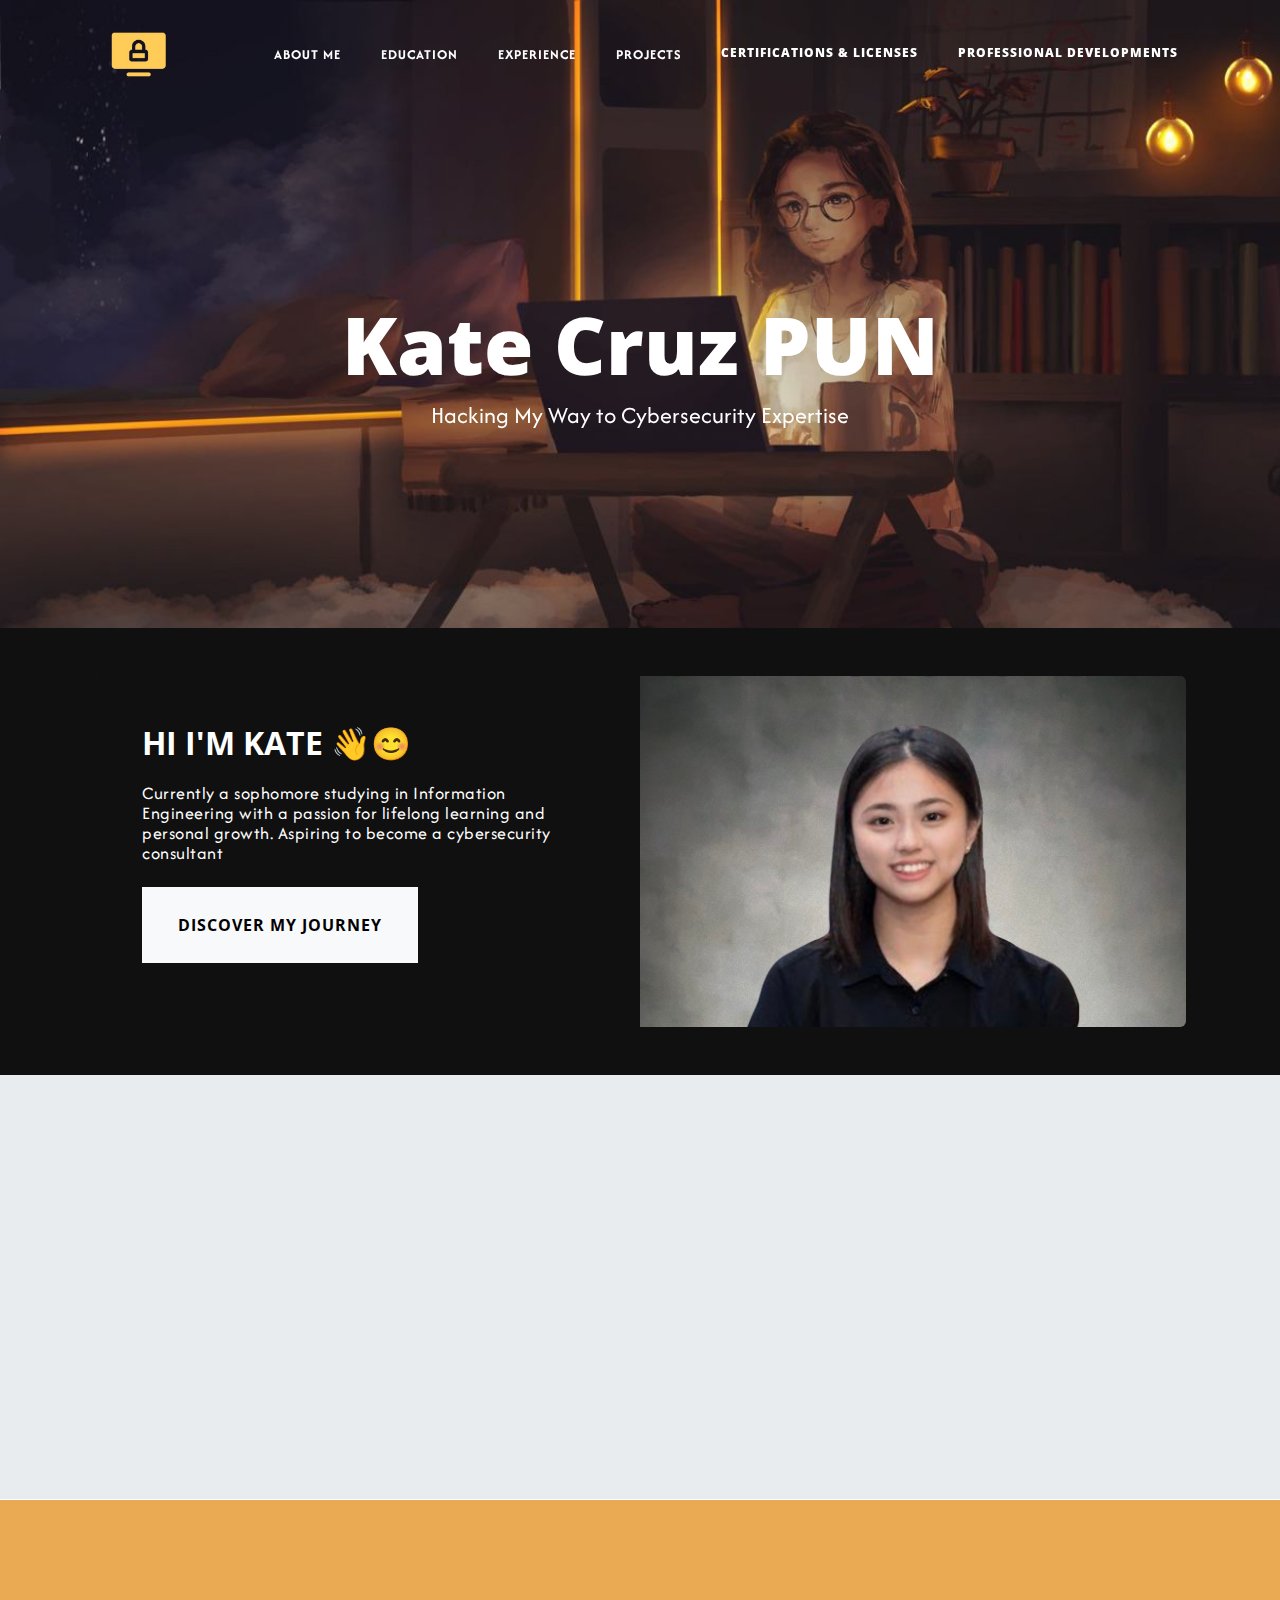
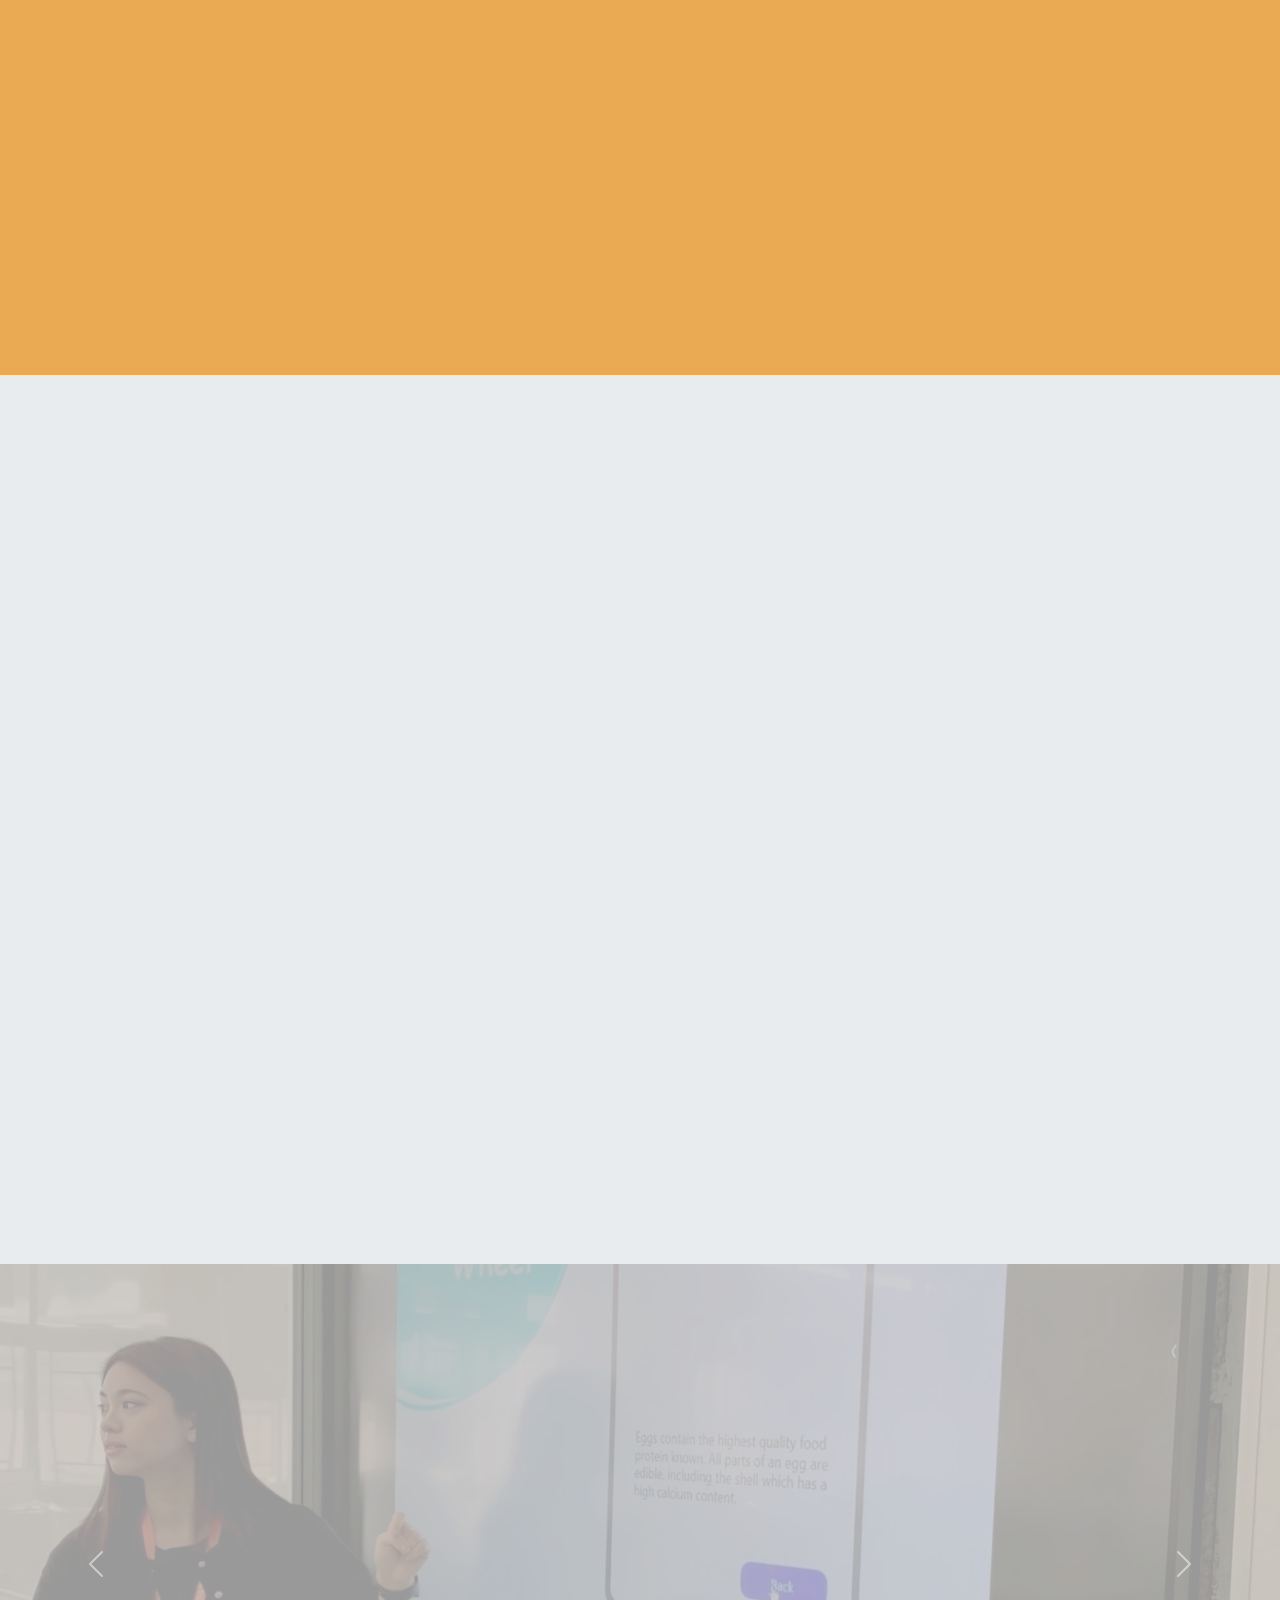
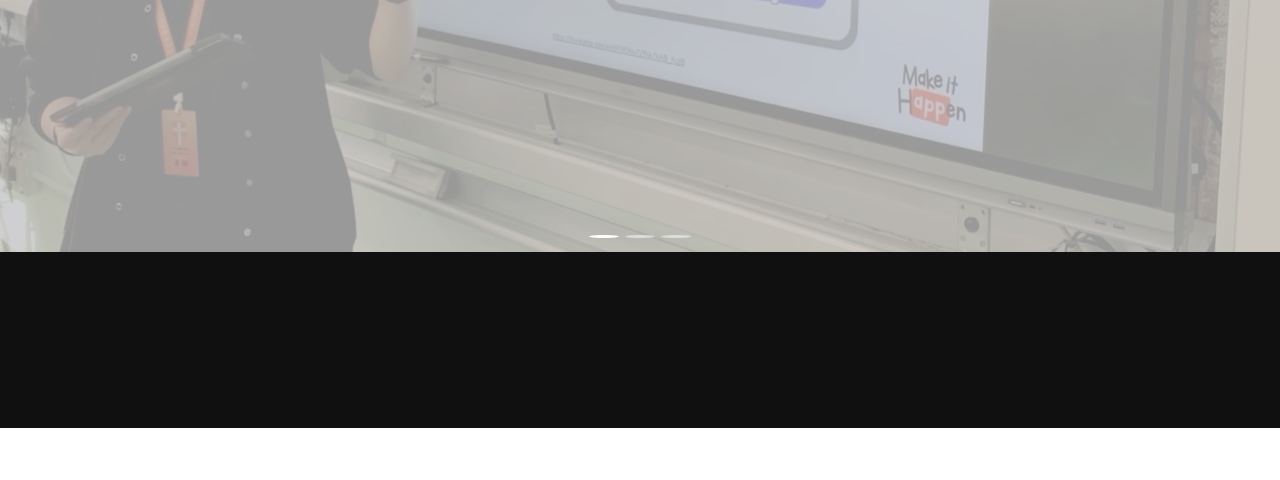
<file: index.html>
<!DOCTYPE html>
<html data-bs-theme="light" lang="en">

<head>
    <meta charset="utf-8">
    <meta name="viewport" content="width=device-width, initial-scale=1.0, shrink-to-fit=no">
    <title>Kate's Cyber Portfolio - Home</title>
    <meta name="twitter:title" content="Kate's Cyber Portfolio ">
    <meta name="twitter:card" content="summary_large_image">
    <meta property="og:type" content="website">
    <meta name="twitter:image" content="https://kitkatkate19.github.io/assets/img/Home BG.jpg">
    <meta property="og:title" content="Kate's Cyber Portfolio ">
    <meta property="og:image" content="https://kitkatkate19.github.io/assets/img/Home BG.jpg">
    <script type="application/ld+json">
        {
            "@context": "http://schema.org",
            "@type": "WebSite",
            "name": "Kate's Cyber Portfolio ",
            "url": "https://kitkatkate19.github.io/"
        }
    </script>
    <link rel="icon" type="image/png" sizes="500x500" href="assets/img/Kate%20In%20Cyber%20Favion.png">
    <link rel="icon" type="image/png" sizes="500x500" href="assets/img/Kate%20In%20Cyber%20Favion.png" media="(prefers-color-scheme: dark)">
    <link rel="icon" type="image/png" sizes="500x500" href="assets/img/Kate%20In%20Cyber%20Favion.png">
    <link rel="icon" type="image/png" sizes="500x500" href="assets/img/Kate%20In%20Cyber%20Favion.png" media="(prefers-color-scheme: dark)">
    <link rel="icon" type="image/png" sizes="500x500" href="assets/img/Kate%20In%20Cyber%20Favion.png">
    <link rel="icon" type="image/png" sizes="500x500" href="assets/img/Kate%20In%20Cyber%20Favion.png">
    <link rel="icon" type="image/png" sizes="500x500" href="assets/img/Kate%20In%20Cyber%20Favion.png">
    <link rel="stylesheet" href="assets/bootstrap/css/bootstrap.min.css">
    <link rel="stylesheet" href="https://fonts.googleapis.com/css?family=Open+Sans:300italic,400italic,600italic,700italic,800italic,400,300,600,700,800&amp;display=swap">
    <link rel="stylesheet" href="https://fonts.googleapis.com/css?family=Lora:400,700,400italic,700italic&amp;display=swap">
    <link rel="stylesheet" href="https://fonts.googleapis.com/css?family=Afacad&amp;display=swap">
    <link rel="stylesheet" href="https://fonts.googleapis.com/css?family=Open+Sans">
    <link rel="stylesheet" href="assets/fonts/font-awesome.min.css">
    <link rel="stylesheet" href="assets/css/aos.min.css">
    <link rel="stylesheet" href="assets/css/animate.min.css">
    <link rel="stylesheet" href="assets/css/Banner-Heading-Image-images.css">
    <link rel="stylesheet" href="assets/css/Bootstrap-4---Photo-Gallery.css">
    <link rel="stylesheet" href="assets/css/cards-d_style.css">
    <link rel="stylesheet" href="assets/css/F19537---Timeline.css">
    <link rel="stylesheet" href="assets/css/Features-Centered-Icons-icons.css">
    <link rel="stylesheet" href="assets/css/Filterable-Gallery.css">
    <link rel="stylesheet" href="assets/css/Lightbox-Gallery-baguetteBox.min.css">
    <link rel="stylesheet" href="assets/css/MUSA_timeline-timeline.css">
    <link rel="stylesheet" href="assets/css/MUSA_timeline.css">
    <link rel="stylesheet" href="assets/css/project-card.css">
    <link rel="stylesheet" href="assets/css/responsive-video-youtube.css">
    <link rel="stylesheet" href="assets/css/Responsive-Youtube-Embed.css">
    <link rel="stylesheet" href="assets/css/Timeline---Gabriela-Carvalho.css">
    <link rel="stylesheet" href="assets/css/Timeline-Steps.css">
    <link rel="stylesheet" href="assets/css/Video-Responsive-YouTube-Video-Responsive.css">
    <link rel="stylesheet" href="assets/css/Youtube-Video-Lazyload-2020.css">
</head>

<body>
    <section>
        <nav class="navbar navbar-expand-lg fixed-top" id="mainNav">
            <div class="container"><a class="navbar-brand" href="index.html">
                    <picture><img width="73" height="73" src="assets/img/Kate%20In%20Cyber%20Favion.png"></picture>
                </a><button data-bs-toggle="collapse" data-bs-target="#navbarResponsive" class="navbar-toggler" aria-controls="navbarResponsive" aria-expanded="false" aria-label="Toggle navigation" style="width: 38.3239px;"><i class="fa fa-bars"></i></button>
                <div class="collapse navbar-collapse" id="navbarResponsive">
                    <ul class="navbar-nav ms-auto">
                        <li class="nav-item"><a class="nav-link" href="aboutme.html" style="font-size: 14px;font-family: Afacad, sans-serif;">About Me</a></li>
                        <li class="nav-item"><a class="nav-link" href="education.html" style="font-size: 14px;font-family: Afacad, sans-serif;">Education</a></li>
                        <li class="nav-item"><a class="nav-link" href="experience.html" style="font-size: 14px;font-family: Afacad, sans-serif;">Experience</a></li>
                        <li class="nav-item"><a class="nav-link" href="projects.html" style="font-size: 14px;font-family: Afacad, sans-serif;">Projects</a></li>
                        <li class="nav-item"><a class="nav-link" href="certificates.html">Certifications &amp; Licenses</a></li>
                        <li class="nav-item"><a class="nav-link" href="professional.html">Professional Developments</a></li>
                        <li class="nav-item"></li>
                    </ul>
                </div>
            </div>
        </nav>
        <header class="masthead" style="background: url(&quot;assets/img/Home%20BG.jpg&quot;);margin-bottom: 0px;background-size: cover;">
            <div class="container">
                <div class="row">
                    <div class="col-md-10 col-lg-8 mx-auto position-relative">
                        <div class="site-heading">
                            <h1 style="margin-top: 96px;font-family: 'Open Sans', sans-serif;">Kate Cruz PUN</h1><span class="subheading" style="font-family: Afacad, sans-serif;">Hacking My Way to Cybersecurity Expertise</span>
                        </div>
                    </div>
                </div>
            </div>
        </header>
    </section>
    <section style="background: rgb(16,16,16);">
        <div class="container">
            <section class="py-4 py-xl-5">
                <div class="container" data-aos="fade-up" data-aos-duration="250">
                    <div class="bg-dark border rounded border-0 border-dark overflow-hidden">
                        <div class="row g-0">
                            <div class="col-md-6" style="background: rgb(16,16,16);">
                                <div class="text-white p-4 p-md-5">
                                    <h2 class="fw-bold text-white mb-3" style="color: rgb(255, 255, 255);font-family: 'Open Sans', sans-serif;">HI I'M KATE 👋😊</h2>
                                    <p class="mb-4" style="font-family: Afacad, sans-serif;font-size: 18px;">Currently a sophomore studying in Information Engineering with a passion for lifelong learning and personal growth. Aspiring to become a cybersecurity consultant</p>
                                    <div class="my-3"><a class="btn btn-light btn-lg" role="button" data-bss-hover-animate="pulse" href="aboutme.html" style="background: rgb(248, 249, 250);font-weight: bold;">Discover My Journey</a></div>
                                </div>
                            </div>
                            <div class="col-md-6 order-first order-md-last" style="min-height: 250px;"><img class="w-100 h-100 fit-cover" src="assets/img/My%20Pfp.png"></div>
                        </div>
                    </div>
                </div>
            </section>
        </div>
    </section>
    <section style="background: #e9ecef;padding-bottom: 50px;margin-bottom: -49px;">
        <div class="container py-4 py-xl-5" data-aos="fade-up" data-aos-duration="250">
            <div class="row mb-5">
                <div class="col-md-8 col-xl-6 text-center mx-auto">
                    <h2 class="fw-bold text-black" style="font-family: 'Open Sans', sans-serif;">Recent Highlights</h2>
                </div>
            </div>
            <div class="row">
                <div class="col">
                    <div class="text-center d-flex flex-column align-items-center align-items-xl-center">
                        <div class="bs-icon-lg bs-icon-rounded bs-icon-primary d-flex flex-shrink-0 justify-content-center align-items-center d-inline-block mb-3 bs-icon lg" style="background: var(--bs-yellow);font-size: 14px;font-family: Afacad, sans-serif;margin-bottom: 10px;"><svg xmlns="http://www.w3.org/2000/svg" width="1em" height="1em" fill="currentColor" viewBox="0 0 16 16" class="bi bi-book" style="color: var(--bs-emphasis-color);font-weight: bold;font-size: 30px;">
                                <path d="M1 2.828c.885-.37 2.154-.769 3.388-.893 1.33-.134 2.458.063 3.112.752v9.746c-.935-.53-2.12-.603-3.213-.493-1.18.12-2.37.461-3.287.811V2.828zm7.5-.141c.654-.689 1.782-.886 3.112-.752 1.234.124 2.503.523 3.388.893v9.923c-.918-.35-2.107-.692-3.287-.81-1.094-.111-2.278-.039-3.213.492V2.687zM8 1.783C7.015.936 5.587.81 4.287.94c-1.514.153-3.042.672-3.994 1.105A.5.5 0 0 0 0 2.5v11a.5.5 0 0 0 .707.455c.882-.4 2.303-.881 3.68-1.02 1.409-.142 2.59.087 3.223.877a.5.5 0 0 0 .78 0c.633-.79 1.814-1.019 3.222-.877 1.378.139 2.8.62 3.681 1.02A.5.5 0 0 0 16 13.5v-11a.5.5 0 0 0-.293-.455c-.952-.433-2.48-.952-3.994-1.105C10.413.809 8.985.936 8 1.783"></path>
                            </svg></div>
                        <div class="px-3">
                            <h4>Education</h4>
                            <p style="margin-top: 12px;margin-bottom: 12px;font-family: Afacad, sans-serif;font-size: 18px;">Information Engineering Sophomore @ CityU Hong Kong</p><a href="education.html" style="font-family: Afacad, sans-serif;">Learn More&nbsp;<svg xmlns="http://www.w3.org/2000/svg" width="1em" height="1em" fill="currentColor" viewBox="0 0 16 16" class="bi bi-arrow-right">
                                    <path fill-rule="evenodd" d="M1 8a.5.5 0 0 1 .5-.5h11.793l-3.147-3.146a.5.5 0 0 1 .708-.708l4 4a.5.5 0 0 1 0 .708l-4 4a.5.5 0 0 1-.708-.708L13.293 8.5H1.5A.5.5 0 0 1 1 8"></path>
                                </svg></a>
                        </div>
                    </div>
                </div>
                <div class="col">
                    <div class="text-center d-flex flex-column align-items-center align-items-xl-center">
                        <div class="bs-icon-lg bs-icon-rounded bs-icon-primary d-flex flex-shrink-0 justify-content-center align-items-center d-inline-block mb-3 bs-icon lg" style="background: var(--bs-yellow);"><svg xmlns="http://www.w3.org/2000/svg" height="1em" viewBox="0 0 24 24" width="1em" fill="currentColor" style="color: var(--bs-emphasis-color);font-size: 30px;font-weight: bold;">
                                <path d="M0 0h24v24H0z" fill="none"></path>
                                <path d="M20 6h-4V4c0-1.11-.89-2-2-2h-4c-1.11 0-2 .89-2 2v2H4c-1.11 0-1.99.89-1.99 2L2 19c0 1.11.89 2 2 2h16c1.11 0 2-.89 2-2V8c0-1.11-.89-2-2-2zm-6 0h-4V4h4v2z"></path>
                            </svg></div>
                        <div class="px-3">
                            <h4>Experience</h4>
                            <p style="margin-top: 12px;margin-bottom: 12px;font-family: Afacad, sans-serif;font-size: 18px;">Apprentice @ J.P. Morgan Chase &amp; Co. Hong Kong</p><a href="experience.html" style="font-family: Afacad, sans-serif;">Learn More&nbsp;<svg xmlns="http://www.w3.org/2000/svg" width="1em" height="1em" fill="currentColor" viewBox="0 0 16 16" class="bi bi-arrow-right">
                                    <path fill-rule="evenodd" d="M1 8a.5.5 0 0 1 .5-.5h11.793l-3.147-3.146a.5.5 0 0 1 .708-.708l4 4a.5.5 0 0 1 0 .708l-4 4a.5.5 0 0 1-.708-.708L13.293 8.5H1.5A.5.5 0 0 1 1 8"></path>
                                </svg></a>
                        </div>
                    </div>
                </div>
            </div>
        </div>
    </section>
    <section>
        <section class="py-4 py-xl-5" style="padding-bottom: 86px;padding-top: 7px;background: rgb(234,170,83);margin-bottom: -1px;margin-top: 50px;">
            <div class="container" data-aos="fade-up" data-aos-duration="250">
                <div class="bg-dark border rounded border-0 border-dark overflow-hidden">
                    <div class="row g-0">
                        <div class="col-md-6"><img class="w-100 h-100 fit-cover" src="assets/img/Project%20ORANGE.jpg"></div>
                        <div class="col-md-6 order-first order-md-last" style="min-height: 250px;">
                            <div class="text-white p-4 p-md-5">
                                <h2 class="fw-bold text-white mb-3" style="color: var(--bs-emphasis-color);font-family: 'Open Sans', sans-serif;">As part of my commitment to personal growth....</h2>
                                <p class="mb-4" style="font-family: Afacad, sans-serif;margin-top: 10px;font-size: 18px;">I recently developed Project ORANGE, an initiative aimed at promoting the FWD brand in a vibrant and engaging way. This project focuses on connecting with younger audiences through innovative strategies that resonate with their values and interests, ultimately fostering a strong and relatable brand presence.</p><a href="projects.html" style="font-family: Afacad, sans-serif;color: var(--bs-body-bg);">Learn More&nbsp;<svg xmlns="http://www.w3.org/2000/svg" width="1em" height="1em" fill="currentColor" viewBox="0 0 16 16" class="bi bi-arrow-right">
                                        <path fill-rule="evenodd" d="M1 8a.5.5 0 0 1 .5-.5h11.793l-3.147-3.146a.5.5 0 0 1 .708-.708l4 4a.5.5 0 0 1 0 .708l-4 4a.5.5 0 0 1-.708-.708L13.293 8.5H1.5A.5.5 0 0 1 1 8"></path>
                                    </svg></a>
                                <div class="my-3"></div>
                            </div>
                        </div>
                    </div>
                </div>
            </div>
        </section>
    </section>
    <section style="background: #383838;">
        <section class="photo-gallery py-4 py-xl-5 mt-0" style="color: var(--bs-emphasis-color);background: #e9ecef;">
            <div class="container" data-aos="fade-up" data-aos-duration="250">
                <div class="row mb-5" style="margin-bottom: 0px;padding-bottom: 0px;">
                    <div class="col-md-8 col-xl-6 text-center mx-auto">
                        <h2 style="color: var(--bs-emphasis-color);"><strong>Credentials &amp; Growth</strong></h2>
                        <p class="w-lg-50" style="color: var(--bs-emphasis-color);font-family: Afacad, sans-serif;margin-top: 10px;margin-bottom: 10px;font-size: 18px;">As a lifelong learner, my insatiable curiosity drives me to explore a wide array of activities beyond the classroom, from exploring new technologies to participating in competitions and hobbies. Each experience fuels my passion for discovery and growth.</p><a href="certificates.html" style="font-family: Afacad, sans-serif;">Learn More&nbsp;<svg xmlns="http://www.w3.org/2000/svg" width="1em" height="1em" fill="currentColor" viewBox="0 0 16 16" class="bi bi-arrow-right">
                                <path fill-rule="evenodd" d="M1 8a.5.5 0 0 1 .5-.5h11.793l-3.147-3.146a.5.5 0 0 1 .708-.708l4 4a.5.5 0 0 1 0 .708l-4 4a.5.5 0 0 1-.708-.708L13.293 8.5H1.5A.5.5 0 0 1 1 8"></path>
                            </svg></a>
                    </div>
                </div>
                <div class="row gx-2 gy-2 row-cols-1 row-cols-md-2 row-cols-xl-3 photos" data-bss-baguettebox="" style="padding-top: 0px;">
                    <div class="col item"><a href="assets/img/EC%20Council%20-%20Ethical%20Hacking%20Essentials%20(EHE).png"><img class="img-fluid" data-bss-hover-animate="pulse" src="assets/img/EC%20Council%20-%20Ethical%20Hacking%20Essentials%20(EHE).png"></a></div>
                    <div class="col item"><a href="assets/img/Microsoft%20Certified%20-%20Azure%20AI%20Fundamentals%20(AI-900).png"><img class="img-fluid" data-bss-hover-animate="pulse" src="assets/img/Microsoft%20Certified%20-%20Azure%20AI%20Fundamentals%20(AI-900).png"></a></div>
                    <div class="col item"><a href="assets/img/She%20Lives%20Tech%20Jump%20into%20Java.png"><img class="img-fluid" data-bss-hover-animate="pulse" src="assets/img/She%20Lives%20Tech%20Jump%20into%20Java.png"></a></div>
                    <div class="col item"><a href="assets/img/Upskilling%20for%20a%20Greener%20Future%20Project.png"><img class="img-fluid" data-bss-hover-animate="pulse" src="assets/img/Upskilling%20for%20a%20Greener%20Future%20Project.png"></a></div>
                    <div class="col item"><a href="assets/img/Code%20First%20Girls%20-%20Intro%20to%20Web%20App%20Security.png"><img class="img-fluid" data-bss-hover-animate="pulse" src="assets/img/Code%20First%20Girls%20-%20Intro%20to%20Web%20App%20Security.png"></a></div>
                    <div class="col item"><a href="assets/img/Cisco%20-%20Computer%20Hardware%20Basics.png"><img class="img-fluid" data-bss-hover-animate="pulse" src="assets/img/Cisco%20-%20Computer%20Hardware%20Basics.png" width="427" height="330"></a></div>
                </div>
            </div>
        </section>
    </section>
    <section style="background: var(--bs-border-color-translucent);">
        <div class="carousel slide" data-bs-ride="carousel" id="carousel-1" style="height: 600px;">
            <div class="carousel-inner h-100">
                <div class="carousel-item active h-100"><img class="w-100 d-block position-absolute h-100 fit-cover" src="assets/img/Make%20It%20Happen.jpg" alt="Slide Image" style="z-index: -1;opacity: 0.27;">
                    <div class="container d-flex flex-column justify-content-center h-100">
                        <div class="row">
                            <div class="col-md-6 col-xl-4 offset-md-2" data-aos="fade-up" data-aos-duration="250">
                                <div style="max-width: 350px;">
                                    <h1 class="text-uppercase fw-bold" style="font-family: 'Open Sans', sans-serif;width: 369px;">Extracurricular Activities</h1>
                                    <p class="my-3" style="font-family: Afacad, sans-serif;font-size: 18px;">Recently, I had the rewarding opportunity to teach at a primary school as part of the Make It Happen initiative, a program by J.P. Morgan designed to inspire young minds in technology. I taught students about app development, guiding them through the process of turning their creative ideas into functional applications.</p>
                                </div>
                            </div>
                        </div>
                    </div>
                </div>
                <div class="carousel-item h-100"><img class="w-100 d-block position-absolute h-100 fit-cover" src="assets/img/DFI%20Retail%20Group%20SA.png" alt="Slide Image" style="z-index: -1;opacity: 0.10;">
                    <div class="container d-flex flex-column justify-content-center h-100">
                        <div class="row">
                            <div class="col-md-6 col-xl-4 offset-md-2" data-aos="fade-up" data-aos-duration="250">
                                <div style="max-width: 350px;">
                                    <h1 class="text-uppercase fw-bold" style="font-size: 36.8364px;">Volunteer Experience</h1>
                                    <p class="my-3" style="font-family: Afacad, sans-serif;font-size: 18px;">Even though it hasn't begun yet, I will be volunteering as a student ambassador for DFI Retail Group beginning in February 2025. This role will broaden my knowledge of the retail industry while also allowing me to represent DFI Retail Group and contribute to its mission of innovation and excellence.</p>
                                </div>
                            </div>
                        </div>
                    </div>
                </div>
                <div class="carousel-item h-100"><img class="w-100 d-block position-absolute h-100 fit-cover" src="assets/img/JA%20Mentorship.jpg" alt="Slide Image" style="z-index: -1;opacity: 0.15;">
                    <div class="container d-flex flex-column justify-content-center h-100">
                        <div class="row">
                            <div class="col">
                                <div class="row">
                                    <div class="col-md-6 col-xl-4 offset-md-2" data-aos="fade-up" data-aos-duration="250">
                                        <div style="max-width: 350px;">
                                            <h1 class="text-uppercase fw-bold" style="font-size: 36.8364px;">Professional Affiliations</h1>
                                            <p class="my-3" style="font-family: Afacad, sans-serif;font-size: 18px;">Previously,&nbsp;I was fortunate to be selected as a mentee in the JA Mentorship Programme with Swire Women’s Network for 2023/24. This enriching initiative pairs ambitious female students with successful women leaders from various sectors of the Swire Group.</p>
                                        </div>
                                    </div>
                                </div>
                            </div>
                        </div>
                    </div>
                </div>
            </div>
            <div><a class="carousel-control-prev" href="#carousel-1" role="button" data-bs-slide="prev"><span class="carousel-control-prev-icon"></span><span class="visually-hidden">Previous</span></a><a class="carousel-control-next" href="#carousel-1" role="button" data-bs-slide="next"><span class="carousel-control-next-icon"></span><span class="visually-hidden">Next</span></a></div>
            <div class="carousel-indicators"><button type="button" data-bs-target="#carousel-1" data-bs-slide-to="0" class="active"></button> <button type="button" data-bs-target="#carousel-1" data-bs-slide-to="1"></button> <button type="button" data-bs-target="#carousel-1" data-bs-slide-to="2"></button></div>
        </div>
    </section>
    <section style="background: rgb(16,16,16);">
        <footer style="background: rgb(16,16,16);padding-top: 0px;padding-bottom: 0px;margin-top: 35px;">
            <div class="container py-4 py-lg-5" style="margin-bottom: -48px;margin-top: -47px;">
                <div class="row d-flex justify-content-center" data-aos="fade-up" data-aos-duration="250">
                    <div class="col-md-6 col-lg-4 col-xl-4">
                        <div class="d-flex flex-column justify-content-center align-items-start h-100">
                            <div class="d-flex align-items-center p-3" style="color: var(--bs-emphasis-color);">
                                <div class="bs-icon-md bs-icon-rounded bs-icon-primary d-flex flex-shrink-0 justify-content-center align-items-center d-inline-block bs-icon" style="background: var(--bs-yellow);"><svg xmlns="http://www.w3.org/2000/svg" width="1em" height="1em" viewBox="0 0 24 24" fill="none" style="font-size: 30px;color: var(--bs-emphasis-color);">
                                        <path fill-rule="evenodd" clip-rule="evenodd" d="M3.00977 5.83789C3.00977 5.28561 3.45748 4.83789 4.00977 4.83789H20C20.5523 4.83789 21 5.28561 21 5.83789V17.1621C21 18.2667 20.1046 19.1621 19 19.1621H5C3.89543 19.1621 3 18.2667 3 17.1621V6.16211C3 6.11449 3.00333 6.06765 3.00977 6.0218V5.83789ZM5 8.06165V17.1621H19V8.06199L14.1215 12.9405C12.9499 14.1121 11.0504 14.1121 9.87885 12.9405L5 8.06165ZM6.57232 6.80554H17.428L12.7073 11.5263C12.3168 11.9168 11.6836 11.9168 11.2931 11.5263L6.57232 6.80554Z" fill="currentColor"></path>
                                    </svg></div>
                                <div class="px-2">
                                    <h6 class="mb-0" style="color: var(--bs-body-bg);">Email</h6>
                                    <p class="mb-0" style="font-family: Afacad, sans-serif;color: var(--bs-body-bg);padding-top: 0px;margin-top: 5px;"><a style="font-family: Afacad, sans-serif;color: var(--bs-body-bg);" href="mailto:punkcruz17@gmail.com">punkcruz17@gmail.com</a></p>
                                </div>
                            </div>
                        </div>
                    </div>
                    <div class="col-md-6 col-lg-5 col-xl-4">
                        <div></div>
                        <div class="d-flex align-items-center p-3">
                            <div class="bs-icon-md bs-icon-rounded bs-icon-primary d-flex flex-shrink-0 justify-content-center align-items-center d-inline-block bs-icon" style="background: var(--bs-yellow);"><svg xmlns="http://www.w3.org/2000/svg" width="1em" height="1em" fill="currentColor" viewBox="0 0 16 16" class="bi bi-linkedin" style="color: var(--bs-emphasis-color);font-size: 30px;">
                                    <path d="M0 1.146C0 .513.526 0 1.175 0h13.65C15.474 0 16 .513 16 1.146v13.708c0 .633-.526 1.146-1.175 1.146H1.175C.526 16 0 15.487 0 14.854V1.146zm4.943 12.248V6.169H2.542v7.225h2.401m-1.2-8.212c.837 0 1.358-.554 1.358-1.248-.015-.709-.52-1.248-1.342-1.248-.822 0-1.359.54-1.359 1.248 0 .694.521 1.248 1.327 1.248h.016zm4.908 8.212V9.359c0-.216.016-.432.08-.586.173-.431.568-.878 1.232-.878.869 0 1.216.662 1.216 1.634v3.865h2.401V9.25c0-2.22-1.184-3.252-2.764-3.252-1.274 0-1.845.7-2.165 1.193v.025h-.016a5.54 5.54 0 0 1 .016-.025V6.169h-2.4c.03.678 0 7.225 0 7.225h2.4"></path>
                                </svg></div>
                            <div class="px-2">
                                <h6 class="mb-0" style="color: var(--bs-body-bg);">LinkedIn</h6>
                                <p class="mb-0" style="color: var(--bs-body-bg);font-family: Afacad, sans-serif;margin-top: 5px;padding-top: 0px;"><a style="font-family: Afacad, sans-serif;color: var(--bs-body-bg);" href="https://www.linkedin.com/in/pun-kc/" target="_blank" data-bs-target="www.linkedin.com/in/pun-kc">https://www.linkedin.com/in/pun-kc/</a></p>
                            </div>
                        </div>
                    </div>
                    <div class="col-md-6 col-lg-5 col-xl-4">
                        <div></div>
                        <div class="d-flex align-items-center p-3">
                            <div class="bs-icon-md bs-icon-rounded bs-icon-primary d-flex flex-shrink-0 justify-content-center align-items-center d-inline-block bs-icon" style="background: var(--bs-yellow);"><svg xmlns="http://www.w3.org/2000/svg" width="1em" height="1em" fill="currentColor" viewBox="0 0 16 16" class="bi bi-github" style="color: var(--bs-emphasis-color);font-size: 30px;">
                                    <path d="M8 0C3.58 0 0 3.58 0 8c0 3.54 2.29 6.53 5.47 7.59.4.07.55-.17.55-.38 0-.19-.01-.82-.01-1.49-2.01.37-2.53-.49-2.69-.94-.09-.23-.48-.94-.82-1.13-.28-.15-.68-.52-.01-.53.63-.01 1.08.58 1.23.82.72 1.21 1.87.87 2.33.66.07-.52.28-.87.51-1.07-1.78-.2-3.64-.89-3.64-3.95 0-.87.31-1.59.82-2.15-.08-.2-.36-1.02.08-2.12 0 0 .67-.21 2.2.82.64-.18 1.32-.27 2-.27.68 0 1.36.09 2 .27 1.53-1.04 2.2-.82 2.2-.82.44 1.1.16 1.92.08 2.12.51.56.82 1.27.82 2.15 0 3.07-1.87 3.75-3.65 3.95.29.25.54.73.54 1.48 0 1.07-.01 1.93-.01 2.2 0 .21.15.46.55.38A8.012 8.012 0 0 0 16 8c0-4.42-3.58-8-8-8"></path>
                                </svg></div>
                            <div class="px-2">
                                <h6 class="mb-0" style="color: var(--bs-body-bg);">Github</h6>
                                <p class="mb-0" style="color: var(--bs-body-bg);font-family: Afacad, sans-serif;margin-top: 5px;padding-top: 0px;"><a style="font-family: Afacad, sans-serif;color: var(--bs-body-bg);" href="https://github.com/kitkatkate19" target="_blank" data-bs-target="https://github.com/kitkatkate19">https://github.com/kitkatkate19</a></p>
                            </div>
                        </div>
                    </div>
                </div>
            </div>
        </footer>
    </section>
    <script src="assets/bootstrap/js/bootstrap.min.js"></script>
    <script src="assets/js/aos.min.js"></script>
    <script src="assets/js/bs-init.js"></script>
    <script src="assets/js/clean-blog.js"></script>
    <script src="assets/js/Filterable-Gallery-gallery-pt.js"></script>
    <script src="assets/js/Lightbox-Gallery-baguetteBox.min.js"></script>
    <script src="assets/js/Lightbox-Gallery.js"></script>
    <script src="assets/js/Youtube-Video-Lazyload-2020-Youtube-Video-Lazyload.js"></script>
</body>

</html>
</file>
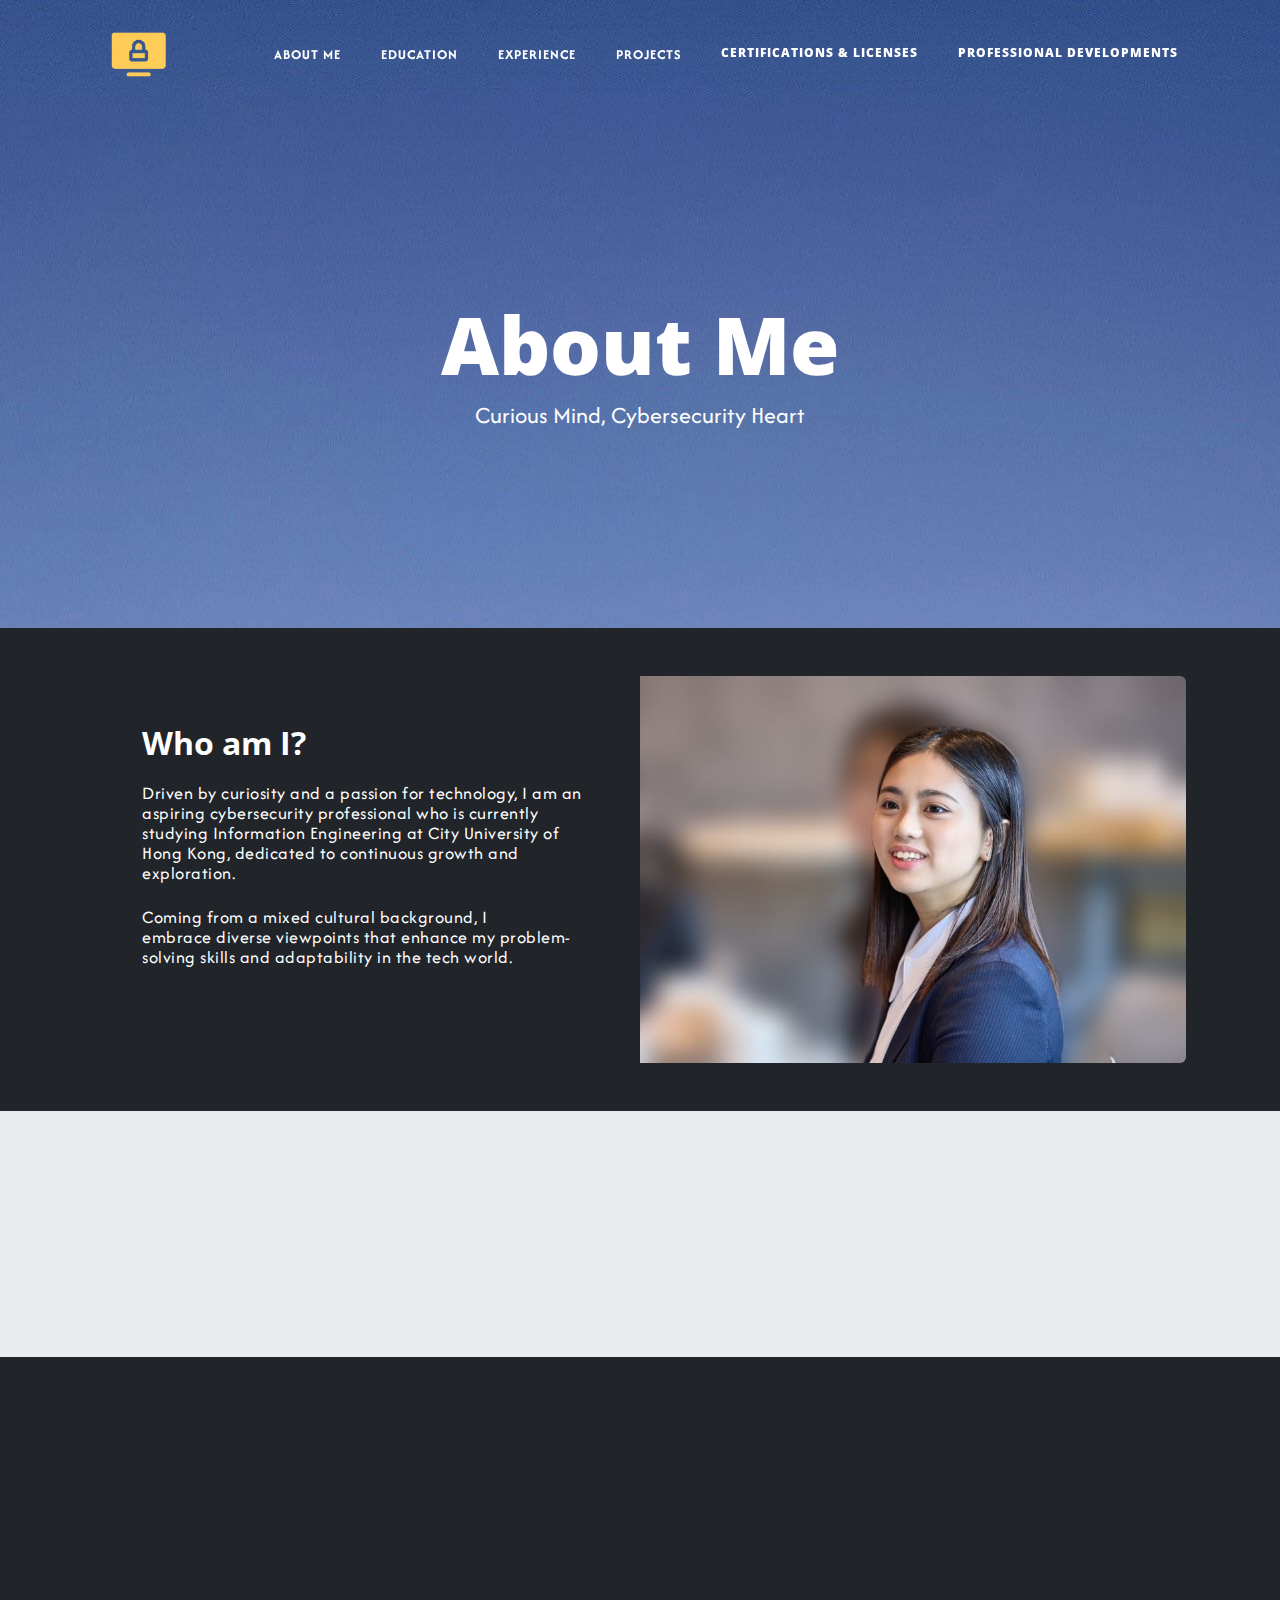
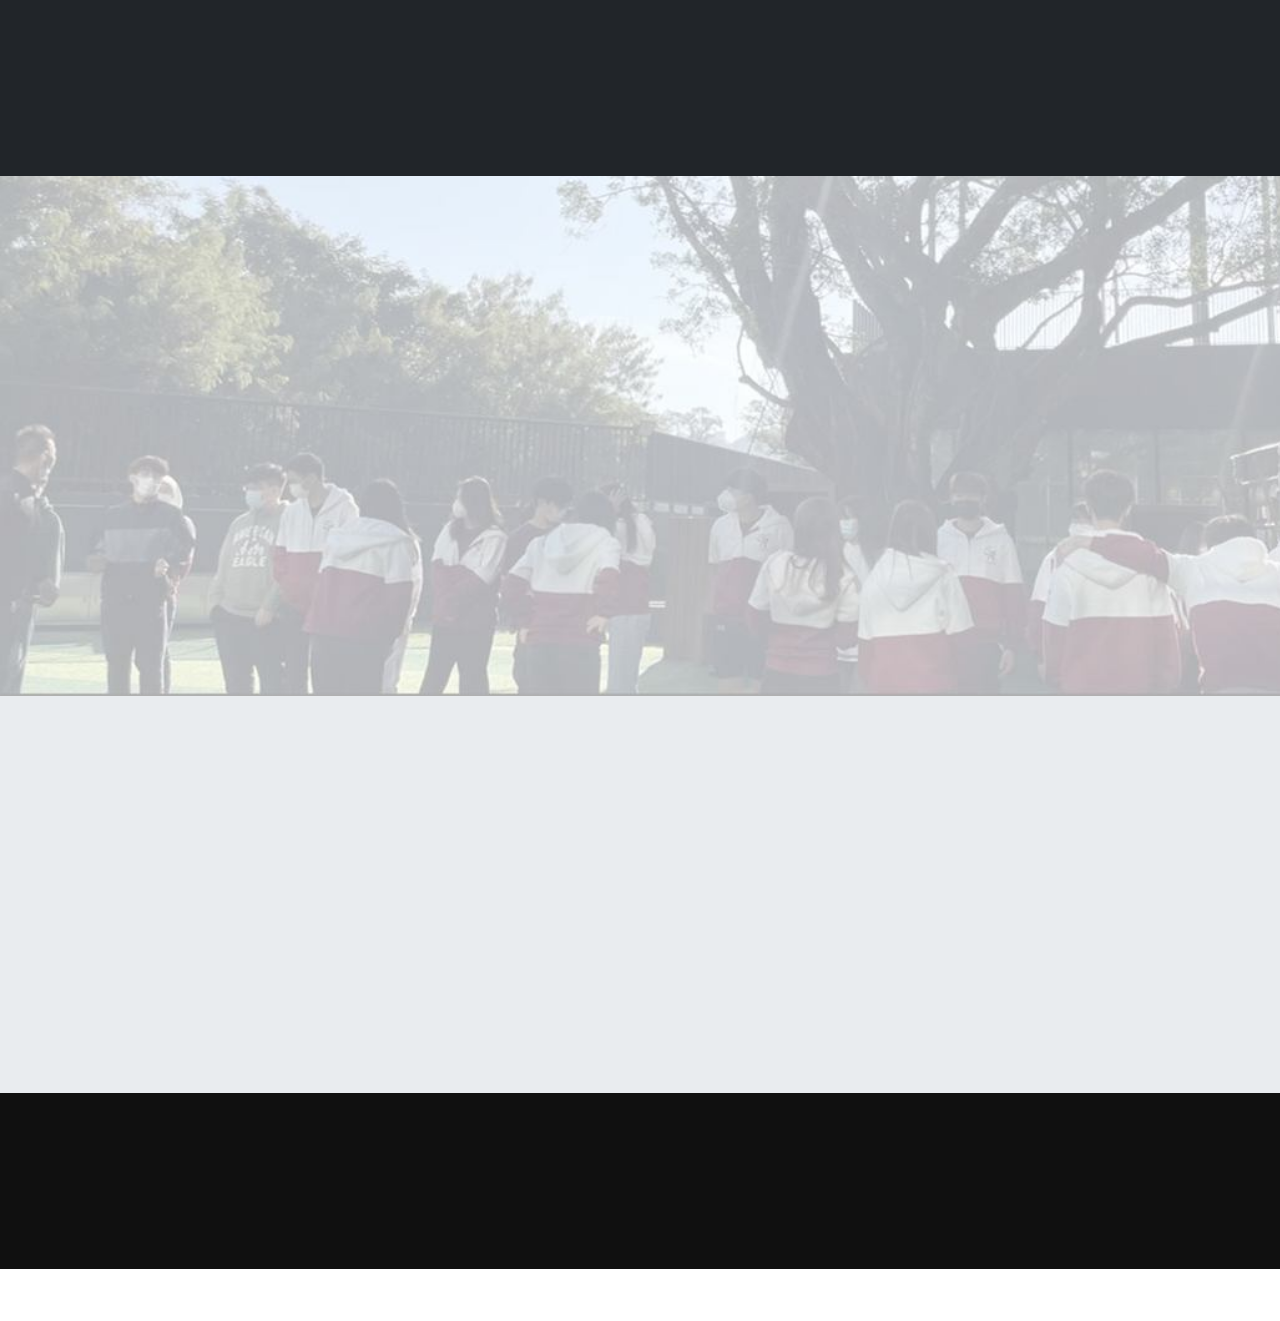
<file: aboutme.html>
<!DOCTYPE html>
<html data-bs-theme="light" lang="en">

<head>
    <meta charset="utf-8">
    <meta name="viewport" content="width=device-width, initial-scale=1.0, shrink-to-fit=no">
    <title>Kate's Cyber Portfolio - About Me</title>
    <meta name="twitter:title" content="Kate's Cyber Portfolio ">
    <meta name="twitter:card" content="summary_large_image">
    <meta property="og:type" content="website">
    <meta name="twitter:image" content="https://kitkatkate19.github.io/assets/img/Home BG.jpg">
    <meta property="og:title" content="Kate's Cyber Portfolio ">
    <meta property="og:image" content="https://kitkatkate19.github.io/assets/img/Home BG.jpg">
    <link rel="icon" type="image/png" sizes="500x500" href="assets/img/Kate%20In%20Cyber%20Favion.png">
    <link rel="icon" type="image/png" sizes="500x500" href="assets/img/Kate%20In%20Cyber%20Favion.png" media="(prefers-color-scheme: dark)">
    <link rel="icon" type="image/png" sizes="500x500" href="assets/img/Kate%20In%20Cyber%20Favion.png">
    <link rel="icon" type="image/png" sizes="500x500" href="assets/img/Kate%20In%20Cyber%20Favion.png" media="(prefers-color-scheme: dark)">
    <link rel="icon" type="image/png" sizes="500x500" href="assets/img/Kate%20In%20Cyber%20Favion.png">
    <link rel="icon" type="image/png" sizes="500x500" href="assets/img/Kate%20In%20Cyber%20Favion.png">
    <link rel="icon" type="image/png" sizes="500x500" href="assets/img/Kate%20In%20Cyber%20Favion.png">
    <link rel="stylesheet" href="assets/bootstrap/css/bootstrap.min.css">
    <link rel="stylesheet" href="https://fonts.googleapis.com/css?family=Open+Sans:300italic,400italic,600italic,700italic,800italic,400,300,600,700,800&amp;display=swap">
    <link rel="stylesheet" href="https://fonts.googleapis.com/css?family=Lora:400,700,400italic,700italic&amp;display=swap">
    <link rel="stylesheet" href="https://fonts.googleapis.com/css?family=Afacad&amp;display=swap">
    <link rel="stylesheet" href="https://fonts.googleapis.com/css?family=Open+Sans">
    <link rel="stylesheet" href="assets/fonts/font-awesome.min.css">
    <link rel="stylesheet" href="assets/css/aos.min.css">
    <link rel="stylesheet" href="assets/css/animate.min.css">
    <link rel="stylesheet" href="assets/css/Banner-Heading-Image-images.css">
    <link rel="stylesheet" href="assets/css/Bootstrap-4---Photo-Gallery.css">
    <link rel="stylesheet" href="assets/css/cards-d_style.css">
    <link rel="stylesheet" href="assets/css/F19537---Timeline.css">
    <link rel="stylesheet" href="assets/css/Features-Centered-Icons-icons.css">
    <link rel="stylesheet" href="assets/css/Filterable-Gallery.css">
    <link rel="stylesheet" href="assets/css/Lightbox-Gallery-baguetteBox.min.css">
    <link rel="stylesheet" href="assets/css/MUSA_timeline-timeline.css">
    <link rel="stylesheet" href="assets/css/MUSA_timeline.css">
    <link rel="stylesheet" href="assets/css/project-card.css">
    <link rel="stylesheet" href="assets/css/responsive-video-youtube.css">
    <link rel="stylesheet" href="assets/css/Responsive-Youtube-Embed.css">
    <link rel="stylesheet" href="assets/css/Timeline---Gabriela-Carvalho.css">
    <link rel="stylesheet" href="assets/css/Timeline-Steps.css">
    <link rel="stylesheet" href="assets/css/Video-Responsive-YouTube-Video-Responsive.css">
    <link rel="stylesheet" href="assets/css/Youtube-Video-Lazyload-2020.css">
</head>

<body>
    <section>
        <nav class="navbar navbar-expand-lg fixed-top" id="mainNav">
            <div class="container"><a class="navbar-brand" href="index.html">
                    <picture><img width="73" height="73" src="assets/img/Kate%20In%20Cyber%20Favion.png"></picture>
                </a><button data-bs-toggle="collapse" data-bs-target="#navbarResponsive" class="navbar-toggler" aria-controls="navbarResponsive" aria-expanded="false" aria-label="Toggle navigation" style="width: 38.3239px;"><i class="fa fa-bars"></i></button>
                <div class="collapse navbar-collapse" id="navbarResponsive">
                    <ul class="navbar-nav ms-auto">
                        <li class="nav-item"><a class="nav-link" href="aboutme.html" style="font-size: 14px;font-family: Afacad, sans-serif;">About Me</a></li>
                        <li class="nav-item"><a class="nav-link" href="education.html" style="font-size: 14px;font-family: Afacad, sans-serif;">Education</a></li>
                        <li class="nav-item"><a class="nav-link" href="experience.html" style="font-size: 14px;font-family: Afacad, sans-serif;">Experience</a></li>
                        <li class="nav-item"><a class="nav-link" href="projects.html" style="font-size: 14px;font-family: Afacad, sans-serif;">Projects</a></li>
                        <li class="nav-item"><a class="nav-link" href="certificates.html">Certifications &amp; Licenses</a></li>
                        <li class="nav-item"><a class="nav-link" href="professional.html">Professional Developments</a></li>
                        <li class="nav-item"></li>
                    </ul>
                </div>
            </div>
        </nav>
        <header class="masthead" style="margin-bottom: 0px;background: url(&quot;assets/img/About%20Me%20BG.jpg&quot;);">
            <div class="container">
                <div class="row" data-aos="fade-up" data-aos-duration="250">
                    <div class="col-md-10 col-lg-8 mx-auto position-relative" data-aos="fade-up" data-aos-duration="250">
                        <div data-aos="fade-up" data-aos-duration="250" class="site-heading">
                            <h1 style="margin-top: 96px;font-family: 'Open Sans', sans-serif;">About Me</h1><span class="subheading" style="font-family: Afacad, sans-serif;">Curious Mind, Cybersecurity Heart</span>
                        </div>
                    </div>
                </div>
            </div>
        </header>
    </section>
    <section style="background: rgb(33,37,41);">
        <div class="container">
            <section class="py-4 py-xl-5">
                <div class="container" data-aos="fade-up" data-aos-duration="250">
                    <div class="bg-dark border rounded border-0 border-dark overflow-hidden" style="background: rgb(33,37,41);">
                        <div class="row g-0">
                            <div class="col-md-6" style="background: rgb(33,37,41);">
                                <div class="text-white p-4 p-md-5">
                                    <h2 class="fw-bold text-white mb-3" style="color: rgb(255, 255, 255);font-family: 'Open Sans', sans-serif;">Who am I?</h2>
                                    <p class="mb-4" style="font-family: Afacad, sans-serif;font-size: 18px;">Driven by curiosity and a passion for technology,&nbsp;I am an aspiring cybersecurity professional who is currently studying Information Engineering at City University of Hong Kong, dedicated&nbsp;to continuous growth and exploration.&nbsp;</p>
                                    <p class="mb-4" style="font-family: Afacad, sans-serif;font-size: 18px;">Coming from a mixed cultural background,&nbsp;I embrace&nbsp;diverse viewpoints that enhance my problem-solving&nbsp;skills and adaptability in the tech world.</p>
                                </div>
                            </div>
                            <div class="col-md-6 order-first order-md-last" style="min-height: 250px;"><img class="w-100 h-100 fit-cover" src="assets/img/Who%20Am%20I.jpg"></div>
                        </div>
                    </div>
                </div>
            </section>
        </div>
    </section>
    <section style="background: #e9ecef;padding-bottom: 50px;margin-bottom: -2px;height: 248.389px;">
        <div class="container py-4 py-xl-5" style="margin-bottom: -48px;">
            <div class="row text-center justify-content-center mb-5" data-aos="fade-up" data-aos-duration="250" style="margin-bottom: 52px;padding-bottom: 0px;">
                <div class="col-lg-8 col-xl-6">
                    <h2 class="font-weight-bold" style="font-family: 'Open Sans', sans-serif;"><strong>How My Journey Began</strong></h2>
                    <p style="font-family: Afacad, sans-serif;color: var(--bs-black);font-size: 18px;"><span style="color: rgba(33, 37, 41, 0.75);">My journey into the world of cybersecurity is not rooted in a lifelong passion for computers but rather sparked by a profound realization of the positive impact technology can have on society.</span></p>
                    <p class="text-muted" style="font-family: Afacad, sans-serif;font-size: 18px;color: var(--bs-black);"></p>
                </div>
            </div>
        </div>
    </section>
    <section style="background: rgb(33,37,41);">
        <div class="container">
            <section class="py-4 py-xl-5">
                <div class="container" data-aos="fade-up" data-aos-duration="250">
                    <div class="bg-dark border rounded border-0 border-dark overflow-hidden">
                        <div class="row g-0">
                            <div class="col-lg-8 col-xl-6"><iframe allowfullscreen="" frameborder="0" src="https://www.youtube.com/embed/2puBmXfi9Z0" class="embed-responsive-item" width="560" height="315" style="width: 530px;"></iframe></div>
                            <div class="col-lg-8 col-xl-6">
                                <h2 class="font-weight-bold" style="font-family: 'Open Sans', sans-serif;"><strong><span style="color: rgb(255, 255, 255);">The Changing Point</span></strong></h2>
                                <p class="text-muted" style="font-family: Afacad, sans-serif;color: var(--bs-body-bg);font-size: 18px;"><span style="color: rgb(255, 255, 255);">Growing up, my perception of cybersecurity was largely shaped by negative associations with hacking and scams. However, everything changed when I learned about Trace Labs, a non-profit organization that mobilizes hackers to use their cybersecurity skills to locate missing persons. This inspiring initiative opened my eyes to the potential of technology as a force for good, motivating me to follow their example.</span></p>
                            </div>
                        </div>
                    </div>
                </div>
            </section>
        </div>
    </section>
    <section class="py-4 py-xl-5" style="background: url(&quot;assets/img/From%20Inspiration%20to%20Action.jpg&quot;);background-size: cover;">
        <div class="container">
            <div class="row text-center justify-content-center mb-5" data-aos="fade-up" data-aos-duration="250">
                <div class="col-lg-8 col-xl-6">
                    <h2 class="font-weight-bold"><strong>From Inspiration to Action</strong></h2>
                    <p class="text-muted" style="font-family: Afacad, sans-serif;color: var(--bs-emphasis-color);font-size: 18px;"><span style="color: rgb(0, 0, 0);">Inspired by Trace Labs, I embarked on a journey of self-development to refine my technical skills and knowledge, channelling them toward making a meaningful impact. I actively pursue opportunities to expand my technical expertise and contribute to projects that drive positive change in communities.</span></p>
                </div>
            </div>
            <div class="row">
                <div class="col">
                    <div data-aos="fade-up" data-aos-duration="250" class="timeline-steps aos-init">
                        <div class="timeline-step">
                            <div class="timeline-content" data-toggle="popover" data-trigger="hover" data-placement="top" title="" data-content="And here's some amazing content. It's very engaging. Right?" data-original-title="2003">
                                <div class="inner-circle"></div>
                                <p class="h6 mt-3 mb-1">Oct 22 - Jul 23</p>
                                <p class="text-muted h6 mb-0 mb-lg-0" style="font-family: Afacad, sans-serif;">Student Ambassador @ HKCC, PolyU</p>
                            </div>
                        </div>
                        <div class="timeline-step">
                            <div class="timeline-content" data-toggle="popover" data-trigger="hover" data-placement="top" title="" data-content="And here's some amazing content. It's very engaging. Right?" data-original-title="2004">
                                <div class="inner-circle"></div>
                                <p class="h6 mt-3 mb-1"><strong>Aug 24</strong></p>
                                <p class="text-muted h6 mb-0 mb-lg-0" style="font-family: Afacad, sans-serif;"><strong>Obtained Ethical Hacking Essentials from EC Council</strong></p>
                            </div>
                        </div>
                        <div class="timeline-step">
                            <div class="timeline-content" data-toggle="popover" data-trigger="hover" data-placement="top" title="" data-content="And here's some amazing content. It's very engaging. Right?" data-original-title="2005">
                                <div class="inner-circle"></div>
                                <p class="h6 mt-3 mb-1"><strong>Dec 24</strong></p>
                                <p class="text-muted h6 mb-0 mb-lg-0" style="font-family: Afacad, sans-serif;"><strong>Volunteer to&nbsp;teach about app dev as part of&nbsp;Make It Happen initiative</strong></p>
                            </div>
                        </div>
                        <div class="timeline-step">
                            <div class="timeline-content" data-toggle="popover" data-trigger="hover" data-placement="top" title="" data-content="And here's some amazing content. It's very engaging. Right?" data-original-title="2010">
                                <div class="inner-circle"></div>
                                <p class="h6 mt-3 mb-1"><strong>Feb 25&nbsp; - May 25</strong></p>
                                <p class="text-muted h6 mb-0 mb-lg-0" style="font-family: Afacad, sans-serif;"><strong>Student Ambassador @ DFI Retail Group</strong></p>
                            </div>
                        </div>
                        <div class="timeline-step mb-0">
                            <div class="timeline-content" data-toggle="popover" data-trigger="hover" data-placement="top" title="" data-content="And here's some amazing content. It's very engaging. Right?" data-original-title="2020">
                                <div class="inner-circle"></div>
                                <p class="h6 mt-3 mb-1"><strong>Ongoing</strong></p>
                                <p class="text-muted h6 mb-0 mb-lg-0" style="font-family: Afacad, sans-serif;"><strong>Volunteer @ Königsberger Bridges Institute (KBI)</strong></p>
                            </div>
                        </div>
                    </div>
                </div>
            </div>
        </div>
    </section>
    <section style="background: #e9ecef;">
        <div class="container py-4 py-xl-5">
            <div class="row mb-5" data-aos="fade-up" data-aos-duration="250">
                <div class="col-md-8 col-xl-6 text-center mx-auto">
                    <h2>The Journey Just Started...</h2>
                    <p class="w-lg-50" style="color: var(--bs-emphasis-color);font-family: Afacad, sans-serif;font-size: 18px;">As I continue this journey in cybersecurity, I recognize that this is only the beginning. I am excited about the opportunities ahead to leverage my skills and experiences to contribute to innovative solutions that protect our digital world and make a meaningful difference in people's lives.</p><a class="btn btn-light btn-lg" role="button" data-bss-hover-animate="pulse" style="background: rgb(248, 249, 250);font-weight: bold;text-align: center;" target="_blank" href="https://drive.google.com/file/d/196cul0098YQj9nlabD6YBCQzseuu6B8d/view?usp=sharing">Learn More About My Journey</a>
                </div>
            </div>
        </div>
    </section>
    <section style="background: rgb(16,16,16);">
        <footer style="background: rgb(16,16,16);padding-top: 0px;padding-bottom: 0px;margin-top: 35px;">
            <div class="container py-4 py-lg-5" style="margin-bottom: -48px;margin-top: -47px;">
                <div class="row d-flex justify-content-center" data-aos="fade-up" data-aos-duration="250">
                    <div class="col-md-6 col-lg-4 col-xl-4">
                        <div class="d-flex flex-column justify-content-center align-items-start h-100">
                            <div class="d-flex align-items-center p-3" style="color: var(--bs-emphasis-color);">
                                <div class="bs-icon-md bs-icon-rounded bs-icon-primary d-flex flex-shrink-0 justify-content-center align-items-center d-inline-block bs-icon" style="background: var(--bs-yellow);"><svg xmlns="http://www.w3.org/2000/svg" width="1em" height="1em" viewBox="0 0 24 24" fill="none" style="font-size: 30px;color: var(--bs-emphasis-color);">
                                        <path fill-rule="evenodd" clip-rule="evenodd" d="M3.00977 5.83789C3.00977 5.28561 3.45748 4.83789 4.00977 4.83789H20C20.5523 4.83789 21 5.28561 21 5.83789V17.1621C21 18.2667 20.1046 19.1621 19 19.1621H5C3.89543 19.1621 3 18.2667 3 17.1621V6.16211C3 6.11449 3.00333 6.06765 3.00977 6.0218V5.83789ZM5 8.06165V17.1621H19V8.06199L14.1215 12.9405C12.9499 14.1121 11.0504 14.1121 9.87885 12.9405L5 8.06165ZM6.57232 6.80554H17.428L12.7073 11.5263C12.3168 11.9168 11.6836 11.9168 11.2931 11.5263L6.57232 6.80554Z" fill="currentColor"></path>
                                    </svg></div>
                                <div class="px-2">
                                    <h6 class="mb-0" style="color: var(--bs-body-bg);">Email</h6>
                                    <p class="mb-0" style="font-family: Afacad, sans-serif;color: var(--bs-body-bg);padding-top: 0px;margin-top: 5px;"><a style="font-family: Afacad, sans-serif;color: var(--bs-body-bg);" href="mailto:punkcruz17@gmail.com">punkcruz17@gmail.com</a></p>
                                </div>
                            </div>
                        </div>
                    </div>
                    <div class="col-md-6 col-lg-5 col-xl-4">
                        <div></div>
                        <div class="d-flex align-items-center p-3">
                            <div class="bs-icon-md bs-icon-rounded bs-icon-primary d-flex flex-shrink-0 justify-content-center align-items-center d-inline-block bs-icon" style="background: var(--bs-yellow);"><svg xmlns="http://www.w3.org/2000/svg" width="1em" height="1em" fill="currentColor" viewBox="0 0 16 16" class="bi bi-linkedin" style="color: var(--bs-emphasis-color);font-size: 30px;">
                                    <path d="M0 1.146C0 .513.526 0 1.175 0h13.65C15.474 0 16 .513 16 1.146v13.708c0 .633-.526 1.146-1.175 1.146H1.175C.526 16 0 15.487 0 14.854V1.146zm4.943 12.248V6.169H2.542v7.225h2.401m-1.2-8.212c.837 0 1.358-.554 1.358-1.248-.015-.709-.52-1.248-1.342-1.248-.822 0-1.359.54-1.359 1.248 0 .694.521 1.248 1.327 1.248h.016zm4.908 8.212V9.359c0-.216.016-.432.08-.586.173-.431.568-.878 1.232-.878.869 0 1.216.662 1.216 1.634v3.865h2.401V9.25c0-2.22-1.184-3.252-2.764-3.252-1.274 0-1.845.7-2.165 1.193v.025h-.016a5.54 5.54 0 0 1 .016-.025V6.169h-2.4c.03.678 0 7.225 0 7.225h2.4"></path>
                                </svg></div>
                            <div class="px-2">
                                <h6 class="mb-0" style="color: var(--bs-body-bg);">LinkedIn</h6>
                                <p class="mb-0" style="color: var(--bs-body-bg);font-family: Afacad, sans-serif;margin-top: 5px;padding-top: 0px;"><a style="font-family: Afacad, sans-serif;color: var(--bs-body-bg);" href="https://www.linkedin.com/in/pun-kc/" target="_blank" data-bs-target="www.linkedin.com/in/pun-kc">https://www.linkedin.com/in/pun-kc/</a></p>
                            </div>
                        </div>
                    </div>
                    <div class="col-md-6 col-lg-5 col-xl-4">
                        <div></div>
                        <div class="d-flex align-items-center p-3">
                            <div class="bs-icon-md bs-icon-rounded bs-icon-primary d-flex flex-shrink-0 justify-content-center align-items-center d-inline-block bs-icon" style="background: var(--bs-yellow);"><svg xmlns="http://www.w3.org/2000/svg" width="1em" height="1em" fill="currentColor" viewBox="0 0 16 16" class="bi bi-github" style="color: var(--bs-emphasis-color);font-size: 30px;">
                                    <path d="M8 0C3.58 0 0 3.58 0 8c0 3.54 2.29 6.53 5.47 7.59.4.07.55-.17.55-.38 0-.19-.01-.82-.01-1.49-2.01.37-2.53-.49-2.69-.94-.09-.23-.48-.94-.82-1.13-.28-.15-.68-.52-.01-.53.63-.01 1.08.58 1.23.82.72 1.21 1.87.87 2.33.66.07-.52.28-.87.51-1.07-1.78-.2-3.64-.89-3.64-3.95 0-.87.31-1.59.82-2.15-.08-.2-.36-1.02.08-2.12 0 0 .67-.21 2.2.82.64-.18 1.32-.27 2-.27.68 0 1.36.09 2 .27 1.53-1.04 2.2-.82 2.2-.82.44 1.1.16 1.92.08 2.12.51.56.82 1.27.82 2.15 0 3.07-1.87 3.75-3.65 3.95.29.25.54.73.54 1.48 0 1.07-.01 1.93-.01 2.2 0 .21.15.46.55.38A8.012 8.012 0 0 0 16 8c0-4.42-3.58-8-8-8"></path>
                                </svg></div>
                            <div class="px-2">
                                <h6 class="mb-0" style="color: var(--bs-body-bg);">Github</h6>
                                <p class="mb-0" style="color: var(--bs-body-bg);font-family: Afacad, sans-serif;margin-top: 5px;padding-top: 0px;"><a style="font-family: Afacad, sans-serif;color: var(--bs-body-bg);" href="https://github.com/kitkatkate19" target="_blank" data-bs-target="https://github.com/kitkatkate19">https://github.com/kitkatkate19</a></p>
                            </div>
                        </div>
                    </div>
                </div>
            </div>
        </footer>
    </section>
    <script src="assets/bootstrap/js/bootstrap.min.js"></script>
    <script src="assets/js/aos.min.js"></script>
    <script src="assets/js/bs-init.js"></script>
    <script src="assets/js/clean-blog.js"></script>
    <script src="assets/js/Filterable-Gallery-gallery-pt.js"></script>
    <script src="assets/js/Lightbox-Gallery-baguetteBox.min.js"></script>
    <script src="assets/js/Lightbox-Gallery.js"></script>
    <script src="assets/js/Youtube-Video-Lazyload-2020-Youtube-Video-Lazyload.js"></script>
</body>

</html>
</file>
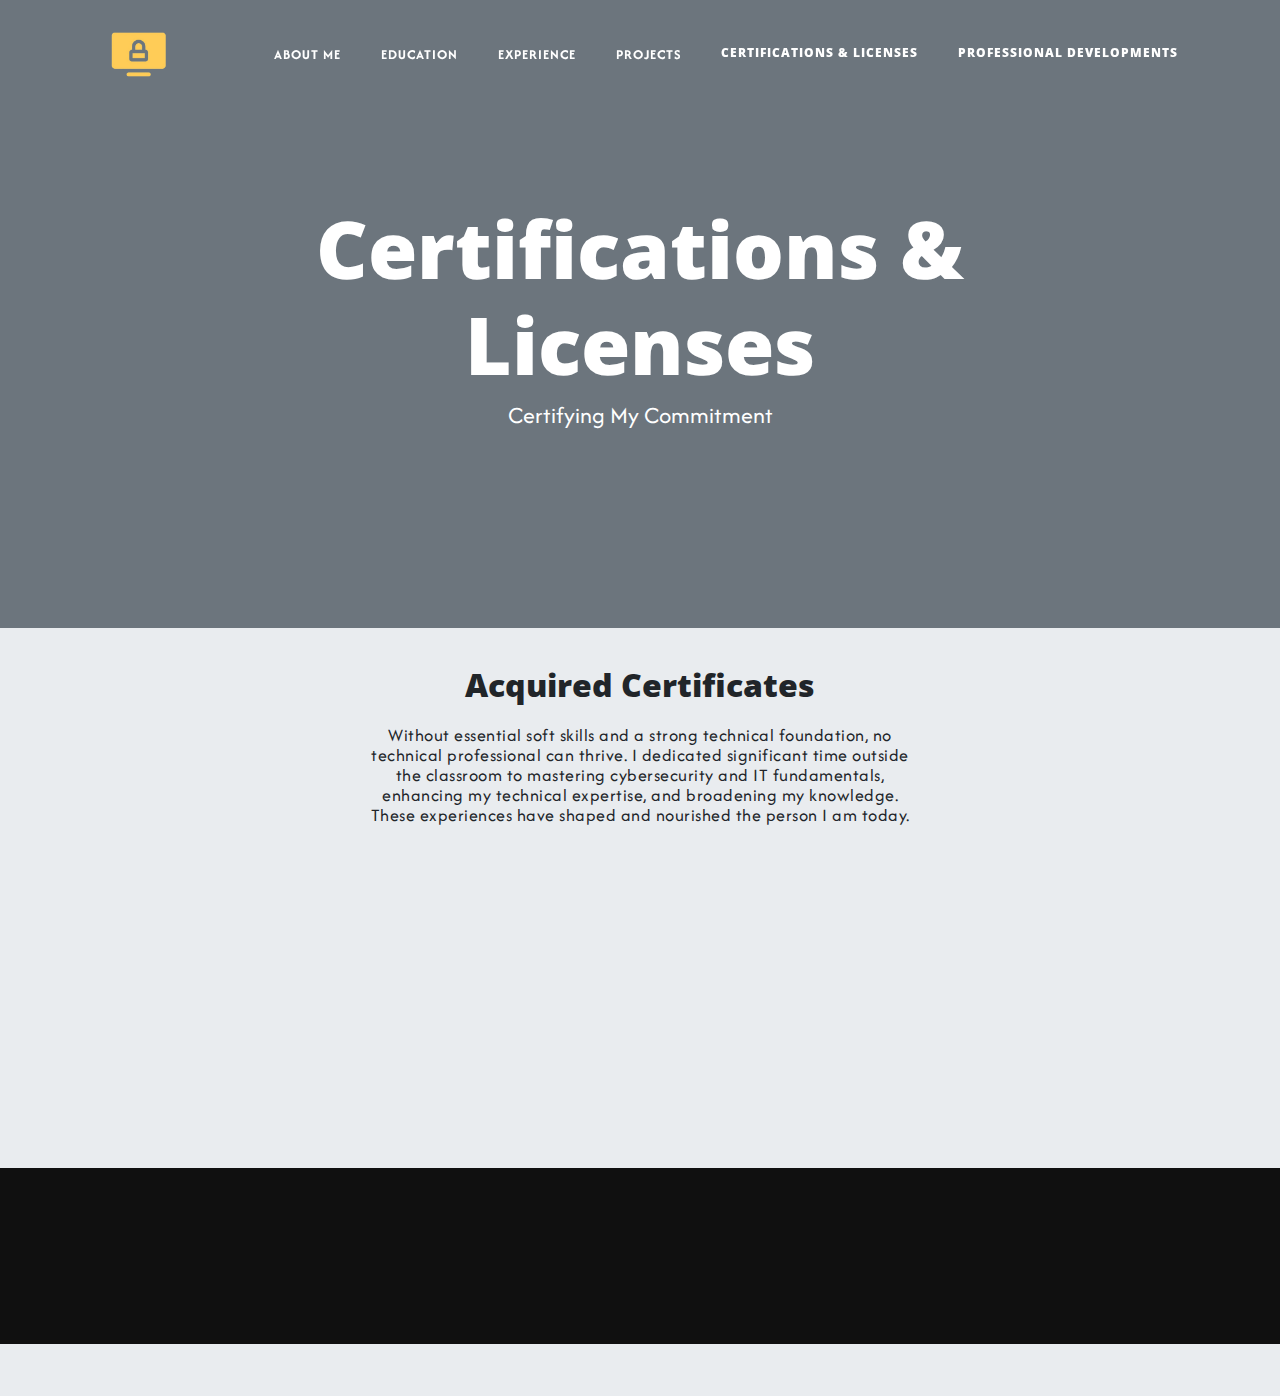
<file: certificates.html>
<!DOCTYPE html>
<html data-bs-theme="light" lang="en">

<head>
    <meta charset="utf-8">
    <meta name="viewport" content="width=device-width, initial-scale=1.0, shrink-to-fit=no">
    <title>Kate's Cyber Portfolio - Certifications &amp; Licenses</title>
    <meta name="twitter:title" content="Kate's Cyber Portfolio ">
    <meta name="twitter:card" content="summary_large_image">
    <meta property="og:type" content="website">
    <meta name="twitter:image" content="https://kitkatkate19.github.io/assets/img/Home BG.jpg">
    <meta property="og:title" content="Kate's Cyber Portfolio ">
    <meta property="og:image" content="https://kitkatkate19.github.io/assets/img/Home BG.jpg">
    <link rel="icon" type="image/png" sizes="500x500" href="assets/img/Kate%20In%20Cyber%20Favion.png">
    <link rel="icon" type="image/png" sizes="500x500" href="assets/img/Kate%20In%20Cyber%20Favion.png" media="(prefers-color-scheme: dark)">
    <link rel="icon" type="image/png" sizes="500x500" href="assets/img/Kate%20In%20Cyber%20Favion.png">
    <link rel="icon" type="image/png" sizes="500x500" href="assets/img/Kate%20In%20Cyber%20Favion.png" media="(prefers-color-scheme: dark)">
    <link rel="icon" type="image/png" sizes="500x500" href="assets/img/Kate%20In%20Cyber%20Favion.png">
    <link rel="icon" type="image/png" sizes="500x500" href="assets/img/Kate%20In%20Cyber%20Favion.png">
    <link rel="icon" type="image/png" sizes="500x500" href="assets/img/Kate%20In%20Cyber%20Favion.png">
    <link rel="stylesheet" href="assets/bootstrap/css/bootstrap.min.css">
    <link rel="stylesheet" href="https://fonts.googleapis.com/css?family=Open+Sans:300italic,400italic,600italic,700italic,800italic,400,300,600,700,800&amp;display=swap">
    <link rel="stylesheet" href="https://fonts.googleapis.com/css?family=Lora:400,700,400italic,700italic&amp;display=swap">
    <link rel="stylesheet" href="https://fonts.googleapis.com/css?family=Afacad&amp;display=swap">
    <link rel="stylesheet" href="https://fonts.googleapis.com/css?family=Open+Sans">
    <link rel="stylesheet" href="assets/fonts/font-awesome.min.css">
    <link rel="stylesheet" href="assets/css/aos.min.css">
    <link rel="stylesheet" href="assets/css/animate.min.css">
    <link rel="stylesheet" href="assets/css/Banner-Heading-Image-images.css">
    <link rel="stylesheet" href="assets/css/Bootstrap-4---Photo-Gallery.css">
    <link rel="stylesheet" href="assets/css/cards-d_style.css">
    <link rel="stylesheet" href="assets/css/F19537---Timeline.css">
    <link rel="stylesheet" href="assets/css/Features-Centered-Icons-icons.css">
    <link rel="stylesheet" href="assets/css/Filterable-Gallery.css">
    <link rel="stylesheet" href="assets/css/Lightbox-Gallery-baguetteBox.min.css">
    <link rel="stylesheet" href="assets/css/MUSA_timeline-timeline.css">
    <link rel="stylesheet" href="assets/css/MUSA_timeline.css">
    <link rel="stylesheet" href="assets/css/project-card.css">
    <link rel="stylesheet" href="assets/css/responsive-video-youtube.css">
    <link rel="stylesheet" href="assets/css/Responsive-Youtube-Embed.css">
    <link rel="stylesheet" href="assets/css/Timeline---Gabriela-Carvalho.css">
    <link rel="stylesheet" href="assets/css/Timeline-Steps.css">
    <link rel="stylesheet" href="assets/css/Video-Responsive-YouTube-Video-Responsive.css">
    <link rel="stylesheet" href="assets/css/Youtube-Video-Lazyload-2020.css">
</head>

<body style="background: #e9ecef;">
    <section>
        <nav class="navbar navbar-expand-lg fixed-top" id="mainNav">
            <div class="container"><a class="navbar-brand" href="index.html">
                    <picture><img width="73" height="73" src="assets/img/Kate%20In%20Cyber%20Favion.png"></picture>
                </a><button data-bs-toggle="collapse" data-bs-target="#navbarResponsive" class="navbar-toggler" aria-controls="navbarResponsive" aria-expanded="false" aria-label="Toggle navigation" style="width: 38.3239px;"><i class="fa fa-bars"></i></button>
                <div class="collapse navbar-collapse" id="navbarResponsive">
                    <ul class="navbar-nav ms-auto">
                        <li class="nav-item"><a class="nav-link" href="aboutme.html" style="font-size: 14px;font-family: Afacad, sans-serif;">About Me</a></li>
                        <li class="nav-item"><a class="nav-link" href="education.html" style="font-size: 14px;font-family: Afacad, sans-serif;">Education</a></li>
                        <li class="nav-item"><a class="nav-link" href="experience.html" style="font-size: 14px;font-family: Afacad, sans-serif;">Experience</a></li>
                        <li class="nav-item"><a class="nav-link" href="projects.html" style="font-size: 14px;font-family: Afacad, sans-serif;">Projects</a></li>
                        <li class="nav-item"><a class="nav-link" href="certificates.html">Certifications &amp; Licenses</a></li>
                        <li class="nav-item"><a class="nav-link" href="professional.html">Professional Developments</a></li>
                        <li class="nav-item"></li>
                    </ul>
                </div>
            </div>
        </nav>
    </section>
    <section>
        <header class="masthead">
            <div class="overlay" style="background: var(--bs-gray-600);padding-bottom: 0px;"></div>
            <div class="container">
                <div class="row">
                    <div class="col-md-10 col-lg-8 mx-auto position-relative" data-aos="fade-up" data-aos-duration="250">
                        <div class="site-heading">
                            <h1><strong>Certifications &amp; Licenses</strong></h1><span class="subheading" style="font-family: Afacad, sans-serif;">Certifying My Commitment </span>
                        </div>
                    </div>
                </div>
            </div>
        </header>
    </section>
    <section style="margin-top: -60px;">
        <div class="container d-flex flex-column align-items-center py-4 py-xl-5">
            <div class="row mb-5">
                <div class="col-md-8 col-xl-6 text-center mx-auto" data-aos="fade-up" data-aos-duration="250">
                    <h2>Acquired Certificates</h2>
                    <p class="w-lg-50" style="font-family: Afacad, sans-serif;font-size: 18px;">Without essential soft skills and a strong technical foundation, no technical professional can thrive. I dedicated significant time outside the classroom to mastering cybersecurity and IT fundamentals, enhancing my technical expertise, and broadening my knowledge. These experiences have shaped and nourished the person I am today. </p>
                </div>
            </div>
            <div class="row mb-5">
                <div class="col-md-8 col-xl-6 text-center mx-auto" data-aos="fade-up" data-aos-duration="250">
                    <h2><strong>Professional Certificates</strong></h2>
                    <div class="row gx-2 gy-2 row-cols-1 row-cols-md-2 row-cols-xl-3 photos" data-bss-baguettebox="">
                        <div class="col offset-xl-4 item" data-bss-hover-animate="pulse" style="text-align: center;"><a href="assets/img/Microsoft%20Certified%20-%20Azure%20AI%20Fundamentals%20(AI-900).png"><img class="img-fluid" src="assets/img/Microsoft%20Certified%20-%20Azure%20AI%20Fundamentals%20(AI-900).png" width="207" height="118" style="text-align: center;"></a></div>
                    </div>
                </div>
                <div class="col-md-8 col-xl-6 text-center mx-auto" data-aos="fade-up" data-aos-duration="250">
                    <h2><strong>Awards &amp; Honors</strong></h2>
                    <div class="row gx-2 gy-2 row-cols-1 row-cols-md-2 row-cols-xl-3 photos" data-bss-baguettebox="">
                        <div class="col item" data-bss-hover-animate="pulse"><a href="assets/img/CPCE%20Excellence%20Contest%20202324.png"><img class="img-fluid" src="assets/img/CPCE%20Excellence%20Contest%20202324.png"></a></div>
                        <div class="col item" data-bss-hover-animate="pulse"><a href="assets/img/FWD%20Case%20Comp%20Cert.png"><img class="img-fluid" src="assets/img/FWD%20Case%20Comp%20Cert%20(Short).png" style="padding-bottom: 0px;" height="118"></a></div>
                        <div class="col item" data-bss-hover-animate="pulse"><a href="assets/img/Sustainable%20HK%20Proposal%20Competition%20-%20Certificate%20of%20Participation.png"><img class="img-fluid" src="assets/img/Sustainable%20HK%20Proposal%20Competition%20-%20Certificate%20of%20Participation%20(Short).png"></a></div>
                    </div>
                </div>
            </div>
        </div>
    </section>
    <section>
        <footer style="background: rgb(16,16,16);padding-top: 0px;padding-bottom: 0px;margin-top: 35px;">
            <div class="container py-4 py-lg-5" style="margin-bottom: -48px;margin-top: -47px;">
                <div class="row d-flex justify-content-center" data-aos="fade-up" data-aos-duration="250">
                    <div class="col-md-6 col-lg-4 col-xl-4">
                        <div class="d-flex flex-column justify-content-center align-items-start h-100">
                            <div class="d-flex align-items-center p-3" style="color: var(--bs-emphasis-color);">
                                <div class="bs-icon-md bs-icon-rounded bs-icon-primary d-flex flex-shrink-0 justify-content-center align-items-center d-inline-block bs-icon" style="background: var(--bs-yellow);"><svg xmlns="http://www.w3.org/2000/svg" width="1em" height="1em" viewBox="0 0 24 24" fill="none" style="font-size: 30px;color: var(--bs-emphasis-color);">
                                        <path fill-rule="evenodd" clip-rule="evenodd" d="M3.00977 5.83789C3.00977 5.28561 3.45748 4.83789 4.00977 4.83789H20C20.5523 4.83789 21 5.28561 21 5.83789V17.1621C21 18.2667 20.1046 19.1621 19 19.1621H5C3.89543 19.1621 3 18.2667 3 17.1621V6.16211C3 6.11449 3.00333 6.06765 3.00977 6.0218V5.83789ZM5 8.06165V17.1621H19V8.06199L14.1215 12.9405C12.9499 14.1121 11.0504 14.1121 9.87885 12.9405L5 8.06165ZM6.57232 6.80554H17.428L12.7073 11.5263C12.3168 11.9168 11.6836 11.9168 11.2931 11.5263L6.57232 6.80554Z" fill="currentColor"></path>
                                    </svg></div>
                                <div class="px-2">
                                    <h6 class="mb-0" style="color: var(--bs-body-bg);">Email</h6>
                                    <p class="mb-0" style="font-family: Afacad, sans-serif;color: var(--bs-body-bg);padding-top: 0px;margin-top: 5px;"><a style="font-family: Afacad, sans-serif;color: var(--bs-body-bg);" href="mailto:punkcruz17@gmail.com">punkcruz17@gmail.com</a></p>
                                </div>
                            </div>
                        </div>
                    </div>
                    <div class="col-md-6 col-lg-5 col-xl-4">
                        <div></div>
                        <div class="d-flex align-items-center p-3">
                            <div class="bs-icon-md bs-icon-rounded bs-icon-primary d-flex flex-shrink-0 justify-content-center align-items-center d-inline-block bs-icon" style="background: var(--bs-yellow);"><svg xmlns="http://www.w3.org/2000/svg" width="1em" height="1em" fill="currentColor" viewBox="0 0 16 16" class="bi bi-linkedin" style="color: var(--bs-emphasis-color);font-size: 30px;">
                                    <path d="M0 1.146C0 .513.526 0 1.175 0h13.65C15.474 0 16 .513 16 1.146v13.708c0 .633-.526 1.146-1.175 1.146H1.175C.526 16 0 15.487 0 14.854V1.146zm4.943 12.248V6.169H2.542v7.225h2.401m-1.2-8.212c.837 0 1.358-.554 1.358-1.248-.015-.709-.52-1.248-1.342-1.248-.822 0-1.359.54-1.359 1.248 0 .694.521 1.248 1.327 1.248h.016zm4.908 8.212V9.359c0-.216.016-.432.08-.586.173-.431.568-.878 1.232-.878.869 0 1.216.662 1.216 1.634v3.865h2.401V9.25c0-2.22-1.184-3.252-2.764-3.252-1.274 0-1.845.7-2.165 1.193v.025h-.016a5.54 5.54 0 0 1 .016-.025V6.169h-2.4c.03.678 0 7.225 0 7.225h2.4"></path>
                                </svg></div>
                            <div class="px-2">
                                <h6 class="mb-0" style="color: var(--bs-body-bg);">LinkedIn</h6>
                                <p class="mb-0" style="color: var(--bs-body-bg);font-family: Afacad, sans-serif;margin-top: 5px;padding-top: 0px;"><a style="font-family: Afacad, sans-serif;color: var(--bs-body-bg);" href="https://www.linkedin.com/in/pun-kc/" target="_blank" data-bs-target="www.linkedin.com/in/pun-kc">https://www.linkedin.com/in/pun-kc/</a></p>
                            </div>
                        </div>
                    </div>
                    <div class="col-md-6 col-lg-5 col-xl-4">
                        <div></div>
                        <div class="d-flex align-items-center p-3">
                            <div class="bs-icon-md bs-icon-rounded bs-icon-primary d-flex flex-shrink-0 justify-content-center align-items-center d-inline-block bs-icon" style="background: var(--bs-yellow);"><svg xmlns="http://www.w3.org/2000/svg" width="1em" height="1em" fill="currentColor" viewBox="0 0 16 16" class="bi bi-github" style="color: var(--bs-emphasis-color);font-size: 30px;">
                                    <path d="M8 0C3.58 0 0 3.58 0 8c0 3.54 2.29 6.53 5.47 7.59.4.07.55-.17.55-.38 0-.19-.01-.82-.01-1.49-2.01.37-2.53-.49-2.69-.94-.09-.23-.48-.94-.82-1.13-.28-.15-.68-.52-.01-.53.63-.01 1.08.58 1.23.82.72 1.21 1.87.87 2.33.66.07-.52.28-.87.51-1.07-1.78-.2-3.64-.89-3.64-3.95 0-.87.31-1.59.82-2.15-.08-.2-.36-1.02.08-2.12 0 0 .67-.21 2.2.82.64-.18 1.32-.27 2-.27.68 0 1.36.09 2 .27 1.53-1.04 2.2-.82 2.2-.82.44 1.1.16 1.92.08 2.12.51.56.82 1.27.82 2.15 0 3.07-1.87 3.75-3.65 3.95.29.25.54.73.54 1.48 0 1.07-.01 1.93-.01 2.2 0 .21.15.46.55.38A8.012 8.012 0 0 0 16 8c0-4.42-3.58-8-8-8"></path>
                                </svg></div>
                            <div class="px-2">
                                <h6 class="mb-0" style="color: var(--bs-body-bg);">Github</h6>
                                <p class="mb-0" style="color: var(--bs-body-bg);font-family: Afacad, sans-serif;margin-top: 5px;padding-top: 0px;"><a style="font-family: Afacad, sans-serif;color: var(--bs-body-bg);" href="https://github.com/kitkatkate19" target="_blank" data-bs-target="https://github.com/kitkatkate19">https://github.com/kitkatkate19</a></p>
                            </div>
                        </div>
                    </div>
                </div>
            </div>
        </footer>
    </section>
    <script src="assets/bootstrap/js/bootstrap.min.js"></script>
    <script src="assets/js/aos.min.js"></script>
    <script src="assets/js/bs-init.js"></script>
    <script src="assets/js/clean-blog.js"></script>
    <script src="assets/js/Filterable-Gallery-gallery-pt.js"></script>
    <script src="assets/js/Lightbox-Gallery-baguetteBox.min.js"></script>
    <script src="assets/js/Lightbox-Gallery.js"></script>
    <script src="assets/js/Youtube-Video-Lazyload-2020-Youtube-Video-Lazyload.js"></script>
</body>

</html>
</file>
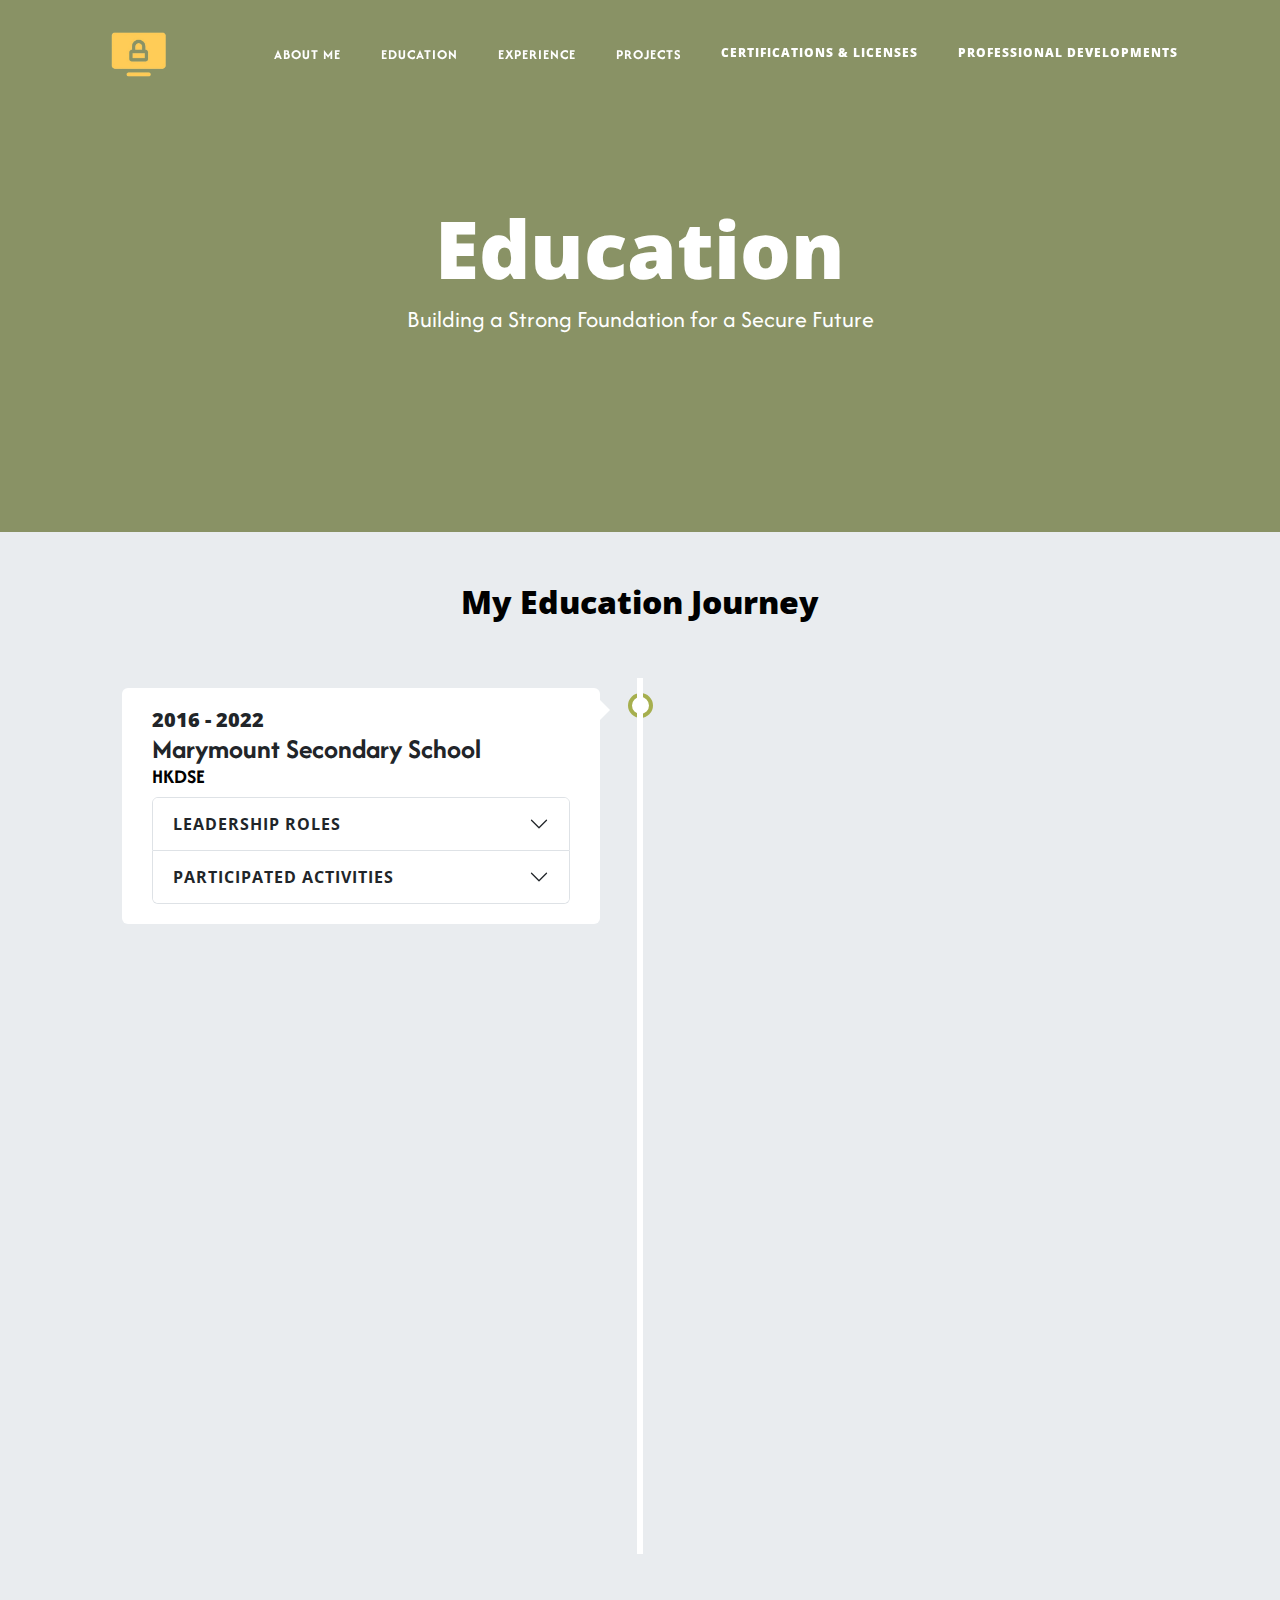
<file: education.html>
<!DOCTYPE html>
<html data-bs-theme="light" lang="en">

<head>
    <meta charset="utf-8">
    <meta name="viewport" content="width=device-width, initial-scale=1.0, shrink-to-fit=no">
    <title>Kate's Cyber Portfolio - Education</title>
    <meta name="twitter:title" content="Kate's Cyber Portfolio ">
    <meta name="twitter:card" content="summary_large_image">
    <meta property="og:type" content="website">
    <meta name="twitter:image" content="https://kitkatkate19.github.io/assets/img/Home BG.jpg">
    <meta property="og:title" content="Kate's Cyber Portfolio ">
    <meta property="og:image" content="https://kitkatkate19.github.io/assets/img/Home BG.jpg">
    <link rel="icon" type="image/png" sizes="500x500" href="assets/img/Kate%20In%20Cyber%20Favion.png">
    <link rel="icon" type="image/png" sizes="500x500" href="assets/img/Kate%20In%20Cyber%20Favion.png" media="(prefers-color-scheme: dark)">
    <link rel="icon" type="image/png" sizes="500x500" href="assets/img/Kate%20In%20Cyber%20Favion.png">
    <link rel="icon" type="image/png" sizes="500x500" href="assets/img/Kate%20In%20Cyber%20Favion.png" media="(prefers-color-scheme: dark)">
    <link rel="icon" type="image/png" sizes="500x500" href="assets/img/Kate%20In%20Cyber%20Favion.png">
    <link rel="icon" type="image/png" sizes="500x500" href="assets/img/Kate%20In%20Cyber%20Favion.png">
    <link rel="icon" type="image/png" sizes="500x500" href="assets/img/Kate%20In%20Cyber%20Favion.png">
    <link rel="stylesheet" href="assets/bootstrap/css/bootstrap.min.css">
    <link rel="stylesheet" href="https://fonts.googleapis.com/css?family=Open+Sans:300italic,400italic,600italic,700italic,800italic,400,300,600,700,800&amp;display=swap">
    <link rel="stylesheet" href="https://fonts.googleapis.com/css?family=Lora:400,700,400italic,700italic&amp;display=swap">
    <link rel="stylesheet" href="https://fonts.googleapis.com/css?family=Afacad&amp;display=swap">
    <link rel="stylesheet" href="https://fonts.googleapis.com/css?family=Open+Sans">
    <link rel="stylesheet" href="assets/fonts/font-awesome.min.css">
    <link rel="stylesheet" href="assets/css/aos.min.css">
    <link rel="stylesheet" href="assets/css/Banner-Heading-Image-images.css">
    <link rel="stylesheet" href="assets/css/Bootstrap-4---Photo-Gallery.css">
    <link rel="stylesheet" href="assets/css/cards-d_style.css">
    <link rel="stylesheet" href="assets/css/F19537---Timeline.css">
    <link rel="stylesheet" href="assets/css/Features-Centered-Icons-icons.css">
    <link rel="stylesheet" href="assets/css/Filterable-Gallery.css">
    <link rel="stylesheet" href="assets/css/Lightbox-Gallery-baguetteBox.min.css">
    <link rel="stylesheet" href="assets/css/MUSA_timeline-timeline.css">
    <link rel="stylesheet" href="assets/css/MUSA_timeline.css">
    <link rel="stylesheet" href="assets/css/project-card.css">
    <link rel="stylesheet" href="assets/css/responsive-video-youtube.css">
    <link rel="stylesheet" href="assets/css/Responsive-Youtube-Embed.css">
    <link rel="stylesheet" href="assets/css/Timeline---Gabriela-Carvalho.css">
    <link rel="stylesheet" href="assets/css/Timeline-Steps.css">
    <link rel="stylesheet" href="assets/css/Video-Responsive-YouTube-Video-Responsive.css">
    <link rel="stylesheet" href="assets/css/Youtube-Video-Lazyload-2020.css">
</head>

<body style="background: #e9ecef;">
    <section>
        <nav class="navbar navbar-expand-lg fixed-top" id="mainNav">
            <div class="container"><a class="navbar-brand" href="index.html">
                    <picture><img width="73" height="73" src="assets/img/Kate%20In%20Cyber%20Favion.png"></picture>
                </a><button data-bs-toggle="collapse" data-bs-target="#navbarResponsive" class="navbar-toggler" aria-controls="navbarResponsive" aria-expanded="false" aria-label="Toggle navigation" style="width: 38.3239px;"><i class="fa fa-bars"></i></button>
                <div class="collapse navbar-collapse" id="navbarResponsive">
                    <ul class="navbar-nav ms-auto">
                        <li class="nav-item"><a class="nav-link" href="aboutme.html" style="font-size: 14px;font-family: Afacad, sans-serif;">About Me</a></li>
                        <li class="nav-item"><a class="nav-link" href="education.html" style="font-size: 14px;font-family: Afacad, sans-serif;">Education</a></li>
                        <li class="nav-item"><a class="nav-link" href="experience.html" style="font-size: 14px;font-family: Afacad, sans-serif;">Experience</a></li>
                        <li class="nav-item"><a class="nav-link" href="projects.html" style="font-size: 14px;font-family: Afacad, sans-serif;">Projects</a></li>
                        <li class="nav-item"><a class="nav-link" href="certificates.html">Certifications &amp; Licenses</a></li>
                        <li class="nav-item"><a class="nav-link" href="professional.html">Professional Developments</a></li>
                        <li class="nav-item"></li>
                    </ul>
                </div>
            </div>
        </nav>
    </section>
    <section>
        <header class="masthead">
            <div class="overlay" style="background: #a6af4e;"></div>
            <div class="container">
                <div class="row">
                    <div class="col-md-10 col-lg-8 mx-auto position-relative" data-aos="fade-up" data-aos-duration="250">
                        <div class="site-heading">
                            <h1>Education</h1><span class="subheading" style="font-family: Afacad, sans-serif;">Building a Strong Foundation for a Secure Future</span>
                        </div>
                    </div>
                </div>
            </div>
        </header>
    </section>
    <section style="background: #e9ecef;padding-top: 54px;margin-top: -53px;">
        <div class="container" style="margin-bottom: -10px;padding-bottom: 69px;">
            <div class="row text-center justify-content-center mb-5" data-aos="fade-up" data-aos-duration="250">
                <div class="col-lg-8 col-xl-6">
                    <h2 class="font-weight-bold" style="color: var(--bs-emphasis-color);">My Education Journey</h2>
                </div>
            </div>
            <div class="row">
                <div class="col">
                    <div class="timeline">
                        <div data-aos="fade-up" data-aos-duration="250" class="time-container left">
                            <div class="time-content">
                                <h5 style="margin-bottom: 0px;"><strong>2016 - 2022</strong></h5>
                                <h3 style="margin-bottom: 0px;font-family: Afacad, sans-serif;font-weight: bold;padding-bottom: 0px;"><strong>Marymount Secondary School</strong></h3>
                                <h5 style="font-family: Afacad, sans-serif;color: var(--bs-emphasis-color);"><strong>HKDSE</strong></h5>
                                <div class="accordion" role="tablist" id="accordion-3">
                                    <div class="accordion-item">
                                        <h2 class="accordion-header" role="tab"><button class="accordion-button collapsed" type="button" data-bs-toggle="collapse" data-bs-target="#accordion-3 .item-1" aria-expanded="false" aria-controls="accordion-3 .item-1">Leadership Roles</button></h2>
                                        <div class="accordion-collapse collapse item-1" role="tabpanel" data-bs-parent="#accordion-3">
                                            <div class="accordion-body">
                                                <ul>
                                                    <li style="font-family: Afacad, sans-serif;">Cultural &amp; Heritage Team - Public Relation Officer</li>
                                                </ul>
                                            </div>
                                        </div>
                                    </div>
                                    <div class="accordion-item">
                                        <h2 class="accordion-header" role="tab"><button class="accordion-button collapsed" type="button" data-bs-toggle="collapse" data-bs-target="#accordion-3 .item-2" aria-expanded="false" aria-controls="accordion-3 .item-2">Participated Activities</button></h2>
                                        <div class="accordion-collapse collapse item-2" role="tabpanel" data-bs-parent="#accordion-3">
                                            <div class="accordion-body">
                                                <ul>
                                                    <li style="font-family: Afacad, sans-serif;">Z Club - Member</li>
                                                </ul>
                                            </div>
                                        </div>
                                    </div>
                                </div>
                                <ul class="list-group"></ul>
                            </div>
                        </div>
                        <div data-aos="fade-up" data-aos-duration="250" class="time-container right">
                            <div class="time-content">
                                <h5 style="margin-bottom: 0px;"><strong>2022 - 2024</strong></h5>
                                <h3 style="margin-bottom: 0px;font-family: Afacad, sans-serif;font-weight: bold;padding-bottom: 0px;"><strong>Hong Kong Community College</strong></h3>
                                <h5 style="font-family: Afacad, sans-serif;color: var(--bs-emphasis-color);"><strong>Associate in Information Technology</strong></h5>
                                <div class="accordion" role="tablist" id="accordion-1">
                                    <div class="accordion-item">
                                        <h2 class="accordion-header" role="tab"><button class="accordion-button collapsed" type="button" data-bs-toggle="collapse" data-bs-target="#accordion-1 .item-1" aria-expanded="false" aria-controls="accordion-1 .item-1">Leadership Roles</button></h2>
                                        <div class="accordion-collapse collapse item-1" role="tabpanel" data-bs-parent="#accordion-1">
                                            <div class="accordion-body">
                                                <ul>
                                                    <li style="font-family: Afacad, sans-serif;">Student Ambassador @ HKCC</li>
                                                    <li style="font-family: Afacad, sans-serif;">English Ambassador&nbsp;@ HKCC</li>
                                                </ul>
                                            </div>
                                        </div>
                                    </div>
                                    <div class="accordion-item">
                                        <h2 class="accordion-header" role="tab"><button class="accordion-button collapsed" type="button" data-bs-toggle="collapse" data-bs-target="#accordion-1 .item-2" aria-expanded="false" aria-controls="accordion-1 .item-2">Competitions Involved</button></h2>
                                        <div class="accordion-collapse collapse item-2" role="tabpanel" data-bs-parent="#accordion-1">
                                            <div class="accordion-body">
                                                <ul>
                                                    <li style="font-family: Afacad, sans-serif;">CPCE Excellence Contest 2023/24 (Post-Secondary Group) - Judges Commendation Award</li>
                                                    <li style="font-family: Afacad, sans-serif;">FWD Leadership Program Case Competition 2024 - 3rd Place</li>
                                                </ul>
                                            </div>
                                        </div>
                                    </div>
                                    <div class="accordion-item">
                                        <h2 class="accordion-header" role="tab"><button class="accordion-button collapsed" type="button" data-bs-toggle="collapse" data-bs-target="#accordion-1 .item-3" aria-expanded="false" aria-controls="accordion-1 .item-3">Participated Activities</button></h2>
                                        <div class="accordion-collapse collapse item-3" role="tabpanel" data-bs-parent="#accordion-1">
                                            <div class="accordion-body">
                                                <ul>
                                                    <li style="font-family: Afacad, sans-serif;">PolyU CPCE Mentorship Programme</li>
                                                    <li style="font-family: Afacad, sans-serif;">JA Mentorship Programme With Swire Women Networks</li>
                                                </ul>
                                            </div>
                                        </div>
                                    </div>
                                </div>
                                <ul class="list-group"></ul>
                            </div>
                        </div>
                        <div data-aos="fade-up" data-aos-duration="250" class="time-container left">
                            <div class="time-content">
                                <h5 style="margin-bottom: 0px;"><strong>2024 - 2028</strong></h5>
                                <h3 style="margin-bottom: 0px;font-family: Afacad, sans-serif;font-weight: bold;padding-bottom: 0px;"><strong>City University of Hong Kong</strong></h3>
                                <h5 style="font-family: Afacad, sans-serif;color: var(--bs-emphasis-color);">BEng in Information Engineering</h5>
                                <div class="accordion" role="tablist" id="accordion-2">
                                    <div class="accordion-item">
                                        <h2 class="accordion-header" role="tab"><button class="accordion-button collapsed" type="button" data-bs-toggle="collapse" data-bs-target="#accordion-2 .item-1" aria-expanded="false" aria-controls="accordion-2 .item-1">Leadership Roles</button></h2>
                                        <div class="accordion-collapse collapse item-1" role="tabpanel" data-bs-parent="#accordion-2">
                                            <div class="accordion-body">
                                                <ul>
                                                    <li style="font-family: Afacad, sans-serif;">Ambassadors for Digital Literacy @ CityU</li>
                                                    <li style="font-family: Afacad, sans-serif;">Student Ambassador @ DFI Retail Group</li>
                                                    <li style="font-family: Afacad, sans-serif;">Campus Ambassador @ J.P. Morgan Chase &amp; Co.</li>
                                                </ul>
                                            </div>
                                        </div>
                                    </div>
                                    <div class="accordion-item">
                                        <h2 class="accordion-header" role="tab"><button class="accordion-button collapsed" type="button" data-bs-toggle="collapse" data-bs-target="#accordion-2 .item-2" aria-expanded="false" aria-controls="accordion-2 .item-2">Participated Competitions</button></h2>
                                        <div class="accordion-collapse collapse item-2" role="tabpanel" data-bs-parent="#accordion-2">
                                            <div class="accordion-body">
                                                <ul>
                                                    <li style="font-family: Afacad, sans-serif;">The Third KPMG ESG Case Competition - Participants</li>
                                                </ul>
                                            </div>
                                        </div>
                                    </div>
                                    <div class="accordion-item">
                                        <h2 class="accordion-header" role="tab"><button class="accordion-button collapsed" type="button" data-bs-toggle="collapse" data-bs-target="#accordion-2 .item-3" aria-expanded="false" aria-controls="accordion-2 .item-3">Participated Activities</button></h2>
                                        <div class="accordion-collapse collapse item-3" role="tabpanel" data-bs-parent="#accordion-2">
                                            <div class="accordion-body">
                                                <ul>
                                                    <li style="font-family: Afacad, sans-serif;">Deloitte "Future Stars" Mentorship Program - Mentee</li>
                                                    <li style="font-family: Afacad, sans-serif;">L'Oréal's Ignite Program 2024</li>
                                                    <li style="font-family: Afacad, sans-serif;">EY Academy 2025 - Cadet</li>
                                                </ul>
                                            </div>
                                        </div>
                                    </div>
                                </div>
                            </div>
                        </div>
                    </div>
                </div>
            </div>
        </div>
    </section>
    <section>
        <footer style="background: rgb(16,16,16);padding-top: 0px;padding-bottom: 0px;margin-top: 35px;">
            <div class="container py-4 py-lg-5" style="margin-bottom: -48px;margin-top: -47px;">
                <div class="row d-flex justify-content-center" data-aos="fade-up" data-aos-duration="250">
                    <div class="col-md-6 col-lg-4 col-xl-4">
                        <div class="d-flex flex-column justify-content-center align-items-start h-100">
                            <div class="d-flex align-items-center p-3" style="color: var(--bs-emphasis-color);">
                                <div class="bs-icon-md bs-icon-rounded bs-icon-primary d-flex flex-shrink-0 justify-content-center align-items-center d-inline-block bs-icon" style="background: var(--bs-yellow);"><svg xmlns="http://www.w3.org/2000/svg" width="1em" height="1em" viewBox="0 0 24 24" fill="none" style="font-size: 30px;color: var(--bs-emphasis-color);">
                                        <path fill-rule="evenodd" clip-rule="evenodd" d="M3.00977 5.83789C3.00977 5.28561 3.45748 4.83789 4.00977 4.83789H20C20.5523 4.83789 21 5.28561 21 5.83789V17.1621C21 18.2667 20.1046 19.1621 19 19.1621H5C3.89543 19.1621 3 18.2667 3 17.1621V6.16211C3 6.11449 3.00333 6.06765 3.00977 6.0218V5.83789ZM5 8.06165V17.1621H19V8.06199L14.1215 12.9405C12.9499 14.1121 11.0504 14.1121 9.87885 12.9405L5 8.06165ZM6.57232 6.80554H17.428L12.7073 11.5263C12.3168 11.9168 11.6836 11.9168 11.2931 11.5263L6.57232 6.80554Z" fill="currentColor"></path>
                                    </svg></div>
                                <div class="px-2">
                                    <h6 class="mb-0" style="color: var(--bs-body-bg);">Email</h6>
                                    <p class="mb-0" style="font-family: Afacad, sans-serif;color: var(--bs-body-bg);padding-top: 0px;margin-top: 5px;"><a style="font-family: Afacad, sans-serif;color: var(--bs-body-bg);" href="mailto:punkcruz17@gmail.com">punkcruz17@gmail.com</a></p>
                                </div>
                            </div>
                        </div>
                    </div>
                    <div class="col-md-6 col-lg-5 col-xl-4">
                        <div></div>
                        <div class="d-flex align-items-center p-3">
                            <div class="bs-icon-md bs-icon-rounded bs-icon-primary d-flex flex-shrink-0 justify-content-center align-items-center d-inline-block bs-icon" style="background: var(--bs-yellow);"><svg xmlns="http://www.w3.org/2000/svg" width="1em" height="1em" fill="currentColor" viewBox="0 0 16 16" class="bi bi-linkedin" style="color: var(--bs-emphasis-color);font-size: 30px;">
                                    <path d="M0 1.146C0 .513.526 0 1.175 0h13.65C15.474 0 16 .513 16 1.146v13.708c0 .633-.526 1.146-1.175 1.146H1.175C.526 16 0 15.487 0 14.854V1.146zm4.943 12.248V6.169H2.542v7.225h2.401m-1.2-8.212c.837 0 1.358-.554 1.358-1.248-.015-.709-.52-1.248-1.342-1.248-.822 0-1.359.54-1.359 1.248 0 .694.521 1.248 1.327 1.248h.016zm4.908 8.212V9.359c0-.216.016-.432.08-.586.173-.431.568-.878 1.232-.878.869 0 1.216.662 1.216 1.634v3.865h2.401V9.25c0-2.22-1.184-3.252-2.764-3.252-1.274 0-1.845.7-2.165 1.193v.025h-.016a5.54 5.54 0 0 1 .016-.025V6.169h-2.4c.03.678 0 7.225 0 7.225h2.4"></path>
                                </svg></div>
                            <div class="px-2">
                                <h6 class="mb-0" style="color: var(--bs-body-bg);">LinkedIn</h6>
                                <p class="mb-0" style="color: var(--bs-body-bg);font-family: Afacad, sans-serif;margin-top: 5px;padding-top: 0px;"><a style="font-family: Afacad, sans-serif;color: var(--bs-body-bg);" href="https://www.linkedin.com/in/pun-kc/" target="_blank" data-bs-target="www.linkedin.com/in/pun-kc">https://www.linkedin.com/in/pun-kc/</a></p>
                            </div>
                        </div>
                    </div>
                    <div class="col-md-6 col-lg-5 col-xl-4">
                        <div></div>
                        <div class="d-flex align-items-center p-3">
                            <div class="bs-icon-md bs-icon-rounded bs-icon-primary d-flex flex-shrink-0 justify-content-center align-items-center d-inline-block bs-icon" style="background: var(--bs-yellow);"><svg xmlns="http://www.w3.org/2000/svg" width="1em" height="1em" fill="currentColor" viewBox="0 0 16 16" class="bi bi-github" style="color: var(--bs-emphasis-color);font-size: 30px;">
                                    <path d="M8 0C3.58 0 0 3.58 0 8c0 3.54 2.29 6.53 5.47 7.59.4.07.55-.17.55-.38 0-.19-.01-.82-.01-1.49-2.01.37-2.53-.49-2.69-.94-.09-.23-.48-.94-.82-1.13-.28-.15-.68-.52-.01-.53.63-.01 1.08.58 1.23.82.72 1.21 1.87.87 2.33.66.07-.52.28-.87.51-1.07-1.78-.2-3.64-.89-3.64-3.95 0-.87.31-1.59.82-2.15-.08-.2-.36-1.02.08-2.12 0 0 .67-.21 2.2.82.64-.18 1.32-.27 2-.27.68 0 1.36.09 2 .27 1.53-1.04 2.2-.82 2.2-.82.44 1.1.16 1.92.08 2.12.51.56.82 1.27.82 2.15 0 3.07-1.87 3.75-3.65 3.95.29.25.54.73.54 1.48 0 1.07-.01 1.93-.01 2.2 0 .21.15.46.55.38A8.012 8.012 0 0 0 16 8c0-4.42-3.58-8-8-8"></path>
                                </svg></div>
                            <div class="px-2">
                                <h6 class="mb-0" style="color: var(--bs-body-bg);">Github</h6>
                                <p class="mb-0" style="color: var(--bs-body-bg);font-family: Afacad, sans-serif;margin-top: 5px;padding-top: 0px;"><a style="font-family: Afacad, sans-serif;color: var(--bs-body-bg);" href="https://github.com/kitkatkate19" target="_blank" data-bs-target="https://github.com/kitkatkate19">https://github.com/kitkatkate19</a></p>
                            </div>
                        </div>
                    </div>
                </div>
            </div>
        </footer>
    </section>
    <script src="assets/bootstrap/js/bootstrap.min.js"></script>
    <script src="assets/js/aos.min.js"></script>
    <script src="assets/js/bs-init.js"></script>
    <script src="assets/js/clean-blog.js"></script>
    <script src="assets/js/Filterable-Gallery-gallery-pt.js"></script>
    <script src="assets/js/Lightbox-Gallery-baguetteBox.min.js"></script>
    <script src="assets/js/Lightbox-Gallery.js"></script>
    <script src="assets/js/Youtube-Video-Lazyload-2020-Youtube-Video-Lazyload.js"></script>
</body>

</html>
</file>
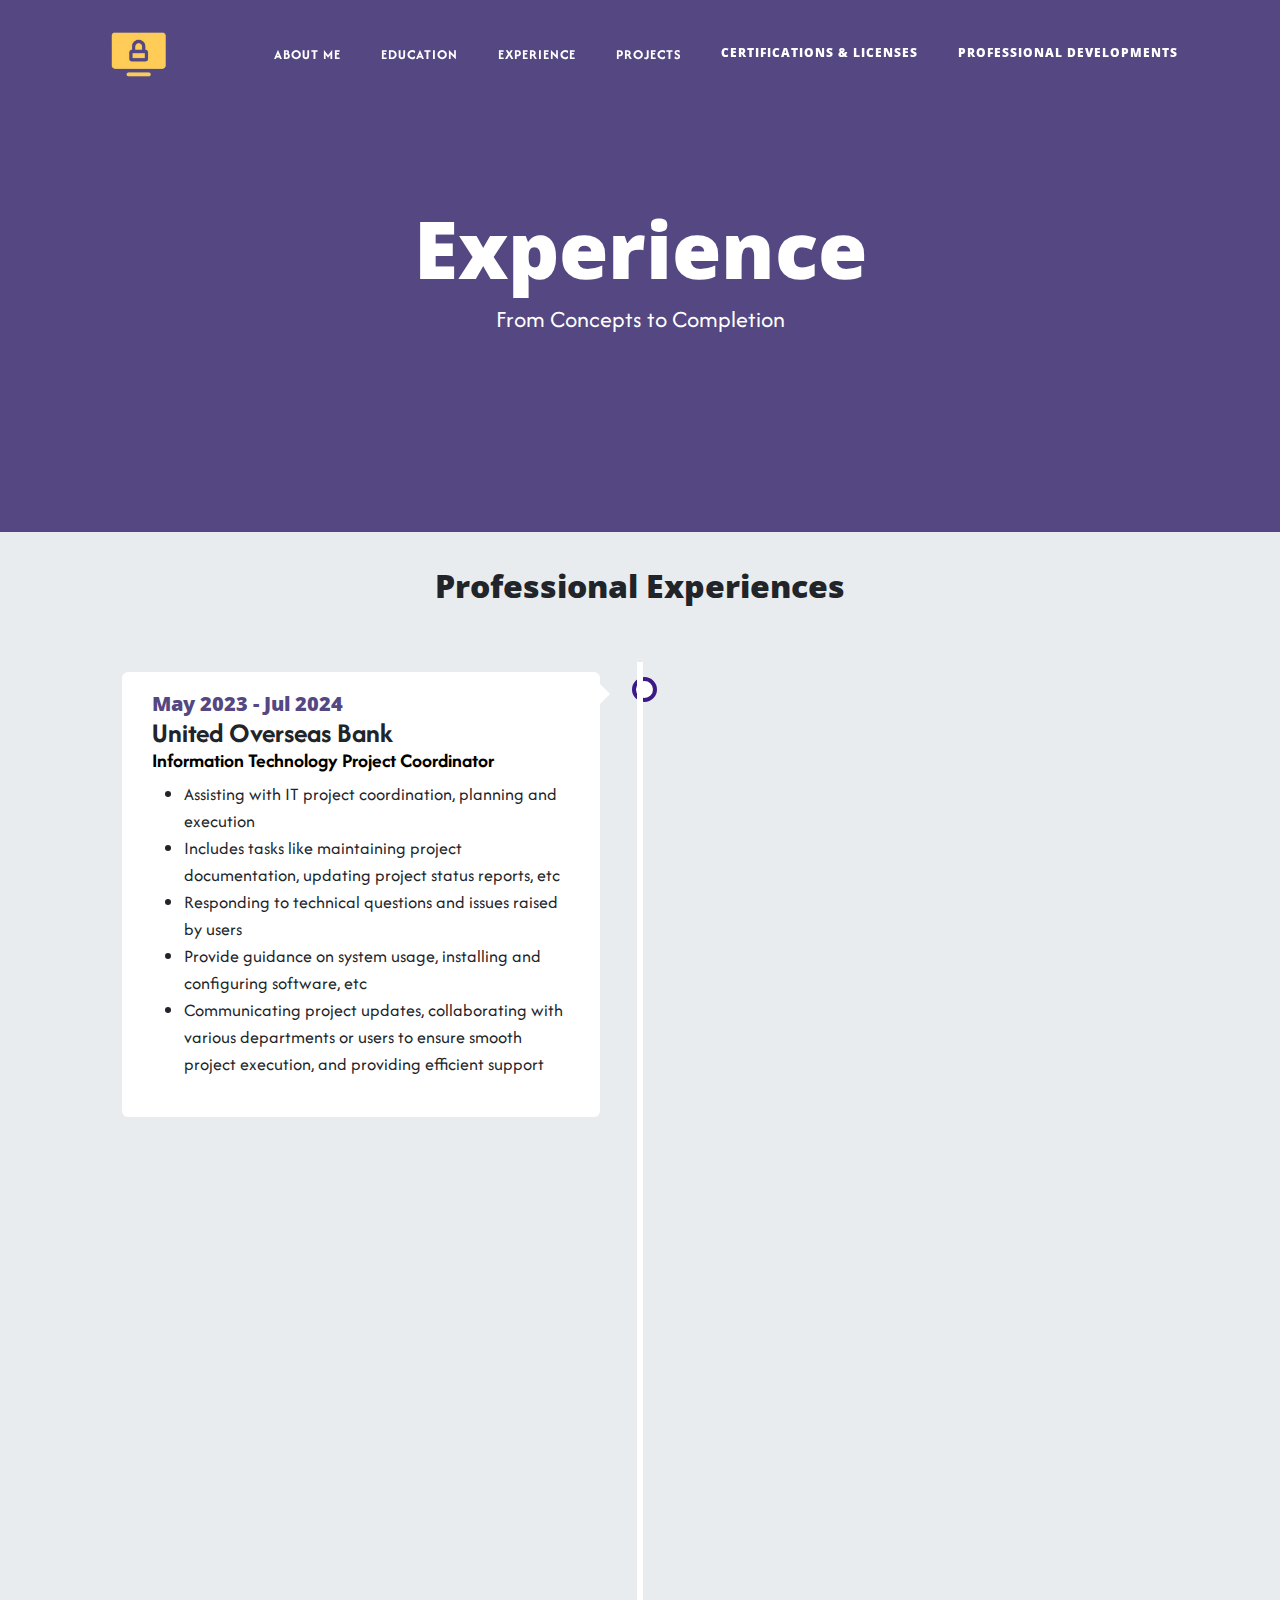
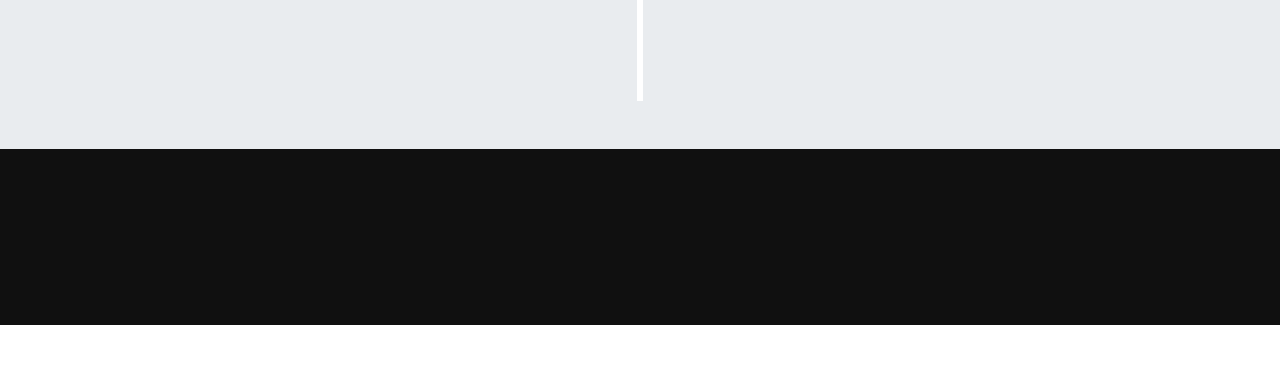
<file: experience.html>
<!DOCTYPE html>
<html data-bs-theme="light" lang="en">

<head>
    <meta charset="utf-8">
    <meta name="viewport" content="width=device-width, initial-scale=1.0, shrink-to-fit=no">
    <title>Kate's Cyber Portfolio - Experience</title>
    <meta name="twitter:title" content="Kate's Cyber Portfolio ">
    <meta name="twitter:card" content="summary_large_image">
    <meta property="og:type" content="website">
    <meta name="twitter:image" content="https://kitkatkate19.github.io/assets/img/Home BG.jpg">
    <meta property="og:title" content="Kate's Cyber Portfolio ">
    <meta property="og:image" content="https://kitkatkate19.github.io/assets/img/Home BG.jpg">
    <link rel="icon" type="image/png" sizes="500x500" href="assets/img/Kate%20In%20Cyber%20Favion.png">
    <link rel="icon" type="image/png" sizes="500x500" href="assets/img/Kate%20In%20Cyber%20Favion.png" media="(prefers-color-scheme: dark)">
    <link rel="icon" type="image/png" sizes="500x500" href="assets/img/Kate%20In%20Cyber%20Favion.png">
    <link rel="icon" type="image/png" sizes="500x500" href="assets/img/Kate%20In%20Cyber%20Favion.png" media="(prefers-color-scheme: dark)">
    <link rel="icon" type="image/png" sizes="500x500" href="assets/img/Kate%20In%20Cyber%20Favion.png">
    <link rel="icon" type="image/png" sizes="500x500" href="assets/img/Kate%20In%20Cyber%20Favion.png">
    <link rel="icon" type="image/png" sizes="500x500" href="assets/img/Kate%20In%20Cyber%20Favion.png">
    <link rel="stylesheet" href="assets/bootstrap/css/bootstrap.min.css">
    <link rel="stylesheet" href="https://fonts.googleapis.com/css?family=Open+Sans:300italic,400italic,600italic,700italic,800italic,400,300,600,700,800&amp;display=swap">
    <link rel="stylesheet" href="https://fonts.googleapis.com/css?family=Lora:400,700,400italic,700italic&amp;display=swap">
    <link rel="stylesheet" href="https://fonts.googleapis.com/css?family=Afacad&amp;display=swap">
    <link rel="stylesheet" href="https://fonts.googleapis.com/css?family=Open+Sans">
    <link rel="stylesheet" href="assets/fonts/font-awesome.min.css">
    <link rel="stylesheet" href="assets/css/aos.min.css">
    <link rel="stylesheet" href="assets/css/Banner-Heading-Image-images.css">
    <link rel="stylesheet" href="assets/css/Bootstrap-4---Photo-Gallery.css">
    <link rel="stylesheet" href="assets/css/cards-d_style.css">
    <link rel="stylesheet" href="assets/css/F19537---Timeline.css">
    <link rel="stylesheet" href="assets/css/Features-Centered-Icons-icons.css">
    <link rel="stylesheet" href="assets/css/Filterable-Gallery.css">
    <link rel="stylesheet" href="assets/css/Lightbox-Gallery-baguetteBox.min.css">
    <link rel="stylesheet" href="assets/css/MUSA_timeline-timeline.css">
    <link rel="stylesheet" href="assets/css/MUSA_timeline.css">
    <link rel="stylesheet" href="assets/css/project-card.css">
    <link rel="stylesheet" href="assets/css/responsive-video-youtube.css">
    <link rel="stylesheet" href="assets/css/Responsive-Youtube-Embed.css">
    <link rel="stylesheet" href="assets/css/Timeline---Gabriela-Carvalho.css">
    <link rel="stylesheet" href="assets/css/Timeline-Steps.css">
    <link rel="stylesheet" href="assets/css/Video-Responsive-YouTube-Video-Responsive.css">
    <link rel="stylesheet" href="assets/css/Youtube-Video-Lazyload-2020.css">
</head>

<body>
    <nav class="navbar navbar-expand-lg fixed-top" id="mainNav">
        <div class="container"><a class="navbar-brand" href="index.html">
                <picture><img width="73" height="73" src="assets/img/Kate%20In%20Cyber%20Favion.png"></picture>
            </a><button data-bs-toggle="collapse" data-bs-target="#navbarResponsive" class="navbar-toggler" aria-controls="navbarResponsive" aria-expanded="false" aria-label="Toggle navigation" style="width: 38.3239px;"><i class="fa fa-bars"></i></button>
            <div class="collapse navbar-collapse" id="navbarResponsive">
                <ul class="navbar-nav ms-auto">
                    <li class="nav-item"><a class="nav-link" href="aboutme.html" style="font-size: 14px;font-family: Afacad, sans-serif;">About Me</a></li>
                    <li class="nav-item"><a class="nav-link" href="education.html" style="font-size: 14px;font-family: Afacad, sans-serif;">Education</a></li>
                    <li class="nav-item"><a class="nav-link" href="experience.html" style="font-size: 14px;font-family: Afacad, sans-serif;">Experience</a></li>
                    <li class="nav-item"><a class="nav-link" href="projects.html" style="font-size: 14px;font-family: Afacad, sans-serif;">Projects</a></li>
                    <li class="nav-item"><a class="nav-link" href="certificates.html">Certifications &amp; Licenses</a></li>
                    <li class="nav-item"><a class="nav-link" href="professional.html">Professional Developments</a></li>
                    <li class="nav-item"></li>
                </ul>
            </div>
        </div>
    </nav>
    <header class="masthead" style="margin-bottom: 0px;">
        <div class="overlay" style="background: #3c1987;"></div>
        <section></section>
        <div class="container">
            <div class="row">
                <div class="col-md-10 col-lg-8 mx-auto position-relative" data-aos="fade-up" data-aos-duration="250">
                    <div class="site-heading">
                        <h1>Experience</h1><span class="subheading" style="font-family: Afacad, sans-serif;">From Concepts to Completion</span>
                    </div>
                </div>
            </div>
        </div>
    </header>
    <section style="background: #e9ecef;margin-top: 0px;padding-top: 35px;margin-bottom: -14px;padding-bottom: 60px;">
        <div class="container">
            <div class="row text-center justify-content-center mb-5" data-aos="fade-up" data-aos-duration="250">
                <div class="col-lg-8 col-xl-6">
                    <h2 class="font-weight-bold">Professional Experiences</h2>
                </div>
            </div>
            <div class="row">
                <div class="col">
                    <div class="gc005-timeline">
                        <div data-aos="fade-up" data-aos-duration="250" class="gc005-container gc005-left">
                            <div class="gc005-content">
                                <section style="padding-bottom: 3px;">
                                    <h5 style="margin-bottom: 0px;color: rgb(84,71,130);"><strong>May 2023 - Jul 2024</strong></h5>
                                    <h3 style="margin-bottom: 0px;font-family: Afacad, sans-serif;font-weight: bold;padding-bottom: 0px;">United Overseas Bank&nbsp;</h3>
                                    <h5 style="font-family: Afacad, sans-serif;color: var(--bs-emphasis-color);"><strong>Information Technology Project Coordinator</strong></h5>
                                    <ul>
                                        <li style="font-family: Afacad, sans-serif;font-size: 18px;">Assisting with IT project coordination, planning and execution</li>
                                        <li style="font-family: Afacad, sans-serif;font-size: 18px;">Includes tasks like maintaining project documentation, updating project status reports, etc</li>
                                        <li style="font-family: Afacad, sans-serif;font-size: 18px;">Responding to technical questions and issues raised by users</li>
                                        <li style="font-family: Afacad, sans-serif;font-size: 18px;">Provide guidance on system usage, installing and configuring software, etc</li>
                                        <li style="font-family: Afacad, sans-serif;font-size: 18px;">Communicating project updates, collaborating with various departments or users to ensure smooth project execution, and providing efficient support</li>
                                    </ul>
                                </section>
                            </div>
                        </div>
                        <div data-aos="fade-up" data-aos-duration="250" class="gc005-container gc005-right">
                            <div class="gc005-content">
                                <section style="padding-bottom: 3px;">
                                    <h5 style="margin-bottom: 0px;color: rgb(84,71,130);"><strong>Aug 2024 - Jul 2025</strong></h5>
                                    <h3 style="margin-bottom: 0px;font-family: Afacad, sans-serif;font-weight: bold;padding-bottom: 0px;">J.P. Morgan Chase &amp; Co.&nbsp;</h3>
                                    <h5 style="font-family: Afacad, sans-serif;color: var(--bs-emphasis-color);"><strong>Apprentice - WTS Operations Team</strong></h5>
                                    <ul>
                                        <li style="font-family: Afacad, sans-serif;font-size: 18px;">Provide comprehensive support for day-to-day technology activities within office premises, including IT asset management and critical technology rooms</li>
                                        <li style="font-family: Afacad, sans-serif;font-size: 18px;">Assist in the deployment of IT assets and equipment, ensuring timely and accurate setup and configuration</li>
                                        <li style="font-family: Afacad, sans-serif;font-size: 18px;">Collaborate with team members to troubleshoot and resolve hardware and software issues, ensuring minimal disruption to operations</li>
                                        <li style="font-family: Afacad, sans-serif;font-size: 18px;">Contribute to the maintenance and upkeep of critical technology rooms, ensuring optimal functionality and adherence to security protocols</li>
                                        <li style="font-family: Afacad, sans-serif;font-size: 18px;">Participate in technology-related projects and initiatives, actively seeking opportunities to improve processes and enhance efficiency</li>
                                    </ul>
                                </section>
                            </div>
                        </div>
                    </div>
                </div>
            </div>
        </div>
    </section>
    <footer style="background: rgb(16,16,16);padding-top: 0px;padding-bottom: 0px;margin-top: 35px;">
        <div class="container py-4 py-lg-5" style="margin-bottom: -48px;margin-top: -47px;">
            <div class="row d-flex justify-content-center" data-aos="fade-up" data-aos-duration="250">
                <div class="col-md-6 col-lg-4 col-xl-4">
                    <div class="d-flex flex-column justify-content-center align-items-start h-100">
                        <div class="d-flex align-items-center p-3" style="color: var(--bs-emphasis-color);">
                            <div class="bs-icon-md bs-icon-rounded bs-icon-primary d-flex flex-shrink-0 justify-content-center align-items-center d-inline-block bs-icon" style="background: var(--bs-yellow);"><svg xmlns="http://www.w3.org/2000/svg" width="1em" height="1em" viewBox="0 0 24 24" fill="none" style="font-size: 30px;color: var(--bs-emphasis-color);">
                                    <path fill-rule="evenodd" clip-rule="evenodd" d="M3.00977 5.83789C3.00977 5.28561 3.45748 4.83789 4.00977 4.83789H20C20.5523 4.83789 21 5.28561 21 5.83789V17.1621C21 18.2667 20.1046 19.1621 19 19.1621H5C3.89543 19.1621 3 18.2667 3 17.1621V6.16211C3 6.11449 3.00333 6.06765 3.00977 6.0218V5.83789ZM5 8.06165V17.1621H19V8.06199L14.1215 12.9405C12.9499 14.1121 11.0504 14.1121 9.87885 12.9405L5 8.06165ZM6.57232 6.80554H17.428L12.7073 11.5263C12.3168 11.9168 11.6836 11.9168 11.2931 11.5263L6.57232 6.80554Z" fill="currentColor"></path>
                                </svg></div>
                            <div class="px-2">
                                <h6 class="mb-0" style="color: var(--bs-body-bg);">Email</h6>
                                <p class="mb-0" style="font-family: Afacad, sans-serif;color: var(--bs-body-bg);padding-top: 0px;margin-top: 5px;"><a style="font-family: Afacad, sans-serif;color: var(--bs-body-bg);" href="mailto:punkcruz17@gmail.com">punkcruz17@gmail.com</a></p>
                            </div>
                        </div>
                    </div>
                </div>
                <div class="col-md-6 col-lg-5 col-xl-4">
                    <div></div>
                    <div class="d-flex align-items-center p-3">
                        <div class="bs-icon-md bs-icon-rounded bs-icon-primary d-flex flex-shrink-0 justify-content-center align-items-center d-inline-block bs-icon" style="background: var(--bs-yellow);"><svg xmlns="http://www.w3.org/2000/svg" width="1em" height="1em" fill="currentColor" viewBox="0 0 16 16" class="bi bi-linkedin" style="color: var(--bs-emphasis-color);font-size: 30px;">
                                <path d="M0 1.146C0 .513.526 0 1.175 0h13.65C15.474 0 16 .513 16 1.146v13.708c0 .633-.526 1.146-1.175 1.146H1.175C.526 16 0 15.487 0 14.854V1.146zm4.943 12.248V6.169H2.542v7.225h2.401m-1.2-8.212c.837 0 1.358-.554 1.358-1.248-.015-.709-.52-1.248-1.342-1.248-.822 0-1.359.54-1.359 1.248 0 .694.521 1.248 1.327 1.248h.016zm4.908 8.212V9.359c0-.216.016-.432.08-.586.173-.431.568-.878 1.232-.878.869 0 1.216.662 1.216 1.634v3.865h2.401V9.25c0-2.22-1.184-3.252-2.764-3.252-1.274 0-1.845.7-2.165 1.193v.025h-.016a5.54 5.54 0 0 1 .016-.025V6.169h-2.4c.03.678 0 7.225 0 7.225h2.4"></path>
                            </svg></div>
                        <div class="px-2">
                            <h6 class="mb-0" style="color: var(--bs-body-bg);">LinkedIn</h6>
                            <p class="mb-0" style="color: var(--bs-body-bg);font-family: Afacad, sans-serif;margin-top: 5px;padding-top: 0px;"><a style="font-family: Afacad, sans-serif;color: var(--bs-body-bg);" href="https://www.linkedin.com/in/pun-kc/" target="_blank" data-bs-target="www.linkedin.com/in/pun-kc">https://www.linkedin.com/in/pun-kc/</a></p>
                        </div>
                    </div>
                </div>
                <div class="col-md-6 col-lg-5 col-xl-4">
                    <div></div>
                    <div class="d-flex align-items-center p-3">
                        <div class="bs-icon-md bs-icon-rounded bs-icon-primary d-flex flex-shrink-0 justify-content-center align-items-center d-inline-block bs-icon" style="background: var(--bs-yellow);"><svg xmlns="http://www.w3.org/2000/svg" width="1em" height="1em" fill="currentColor" viewBox="0 0 16 16" class="bi bi-github" style="color: var(--bs-emphasis-color);font-size: 30px;">
                                <path d="M8 0C3.58 0 0 3.58 0 8c0 3.54 2.29 6.53 5.47 7.59.4.07.55-.17.55-.38 0-.19-.01-.82-.01-1.49-2.01.37-2.53-.49-2.69-.94-.09-.23-.48-.94-.82-1.13-.28-.15-.68-.52-.01-.53.63-.01 1.08.58 1.23.82.72 1.21 1.87.87 2.33.66.07-.52.28-.87.51-1.07-1.78-.2-3.64-.89-3.64-3.95 0-.87.31-1.59.82-2.15-.08-.2-.36-1.02.08-2.12 0 0 .67-.21 2.2.82.64-.18 1.32-.27 2-.27.68 0 1.36.09 2 .27 1.53-1.04 2.2-.82 2.2-.82.44 1.1.16 1.92.08 2.12.51.56.82 1.27.82 2.15 0 3.07-1.87 3.75-3.65 3.95.29.25.54.73.54 1.48 0 1.07-.01 1.93-.01 2.2 0 .21.15.46.55.38A8.012 8.012 0 0 0 16 8c0-4.42-3.58-8-8-8"></path>
                            </svg></div>
                        <div class="px-2">
                            <h6 class="mb-0" style="color: var(--bs-body-bg);">Github</h6>
                            <p class="mb-0" style="color: var(--bs-body-bg);font-family: Afacad, sans-serif;margin-top: 5px;padding-top: 0px;"><a style="font-family: Afacad, sans-serif;color: var(--bs-body-bg);" href="https://github.com/kitkatkate19" target="_blank" data-bs-target="https://github.com/kitkatkate19">https://github.com/kitkatkate19</a></p>
                        </div>
                    </div>
                </div>
            </div>
        </div>
    </footer>
    <script src="assets/bootstrap/js/bootstrap.min.js"></script>
    <script src="assets/js/aos.min.js"></script>
    <script src="assets/js/bs-init.js"></script>
    <script src="assets/js/clean-blog.js"></script>
    <script src="assets/js/Filterable-Gallery-gallery-pt.js"></script>
    <script src="assets/js/Lightbox-Gallery-baguetteBox.min.js"></script>
    <script src="assets/js/Lightbox-Gallery.js"></script>
    <script src="assets/js/Youtube-Video-Lazyload-2020-Youtube-Video-Lazyload.js"></script>
</body>

</html>
</file>
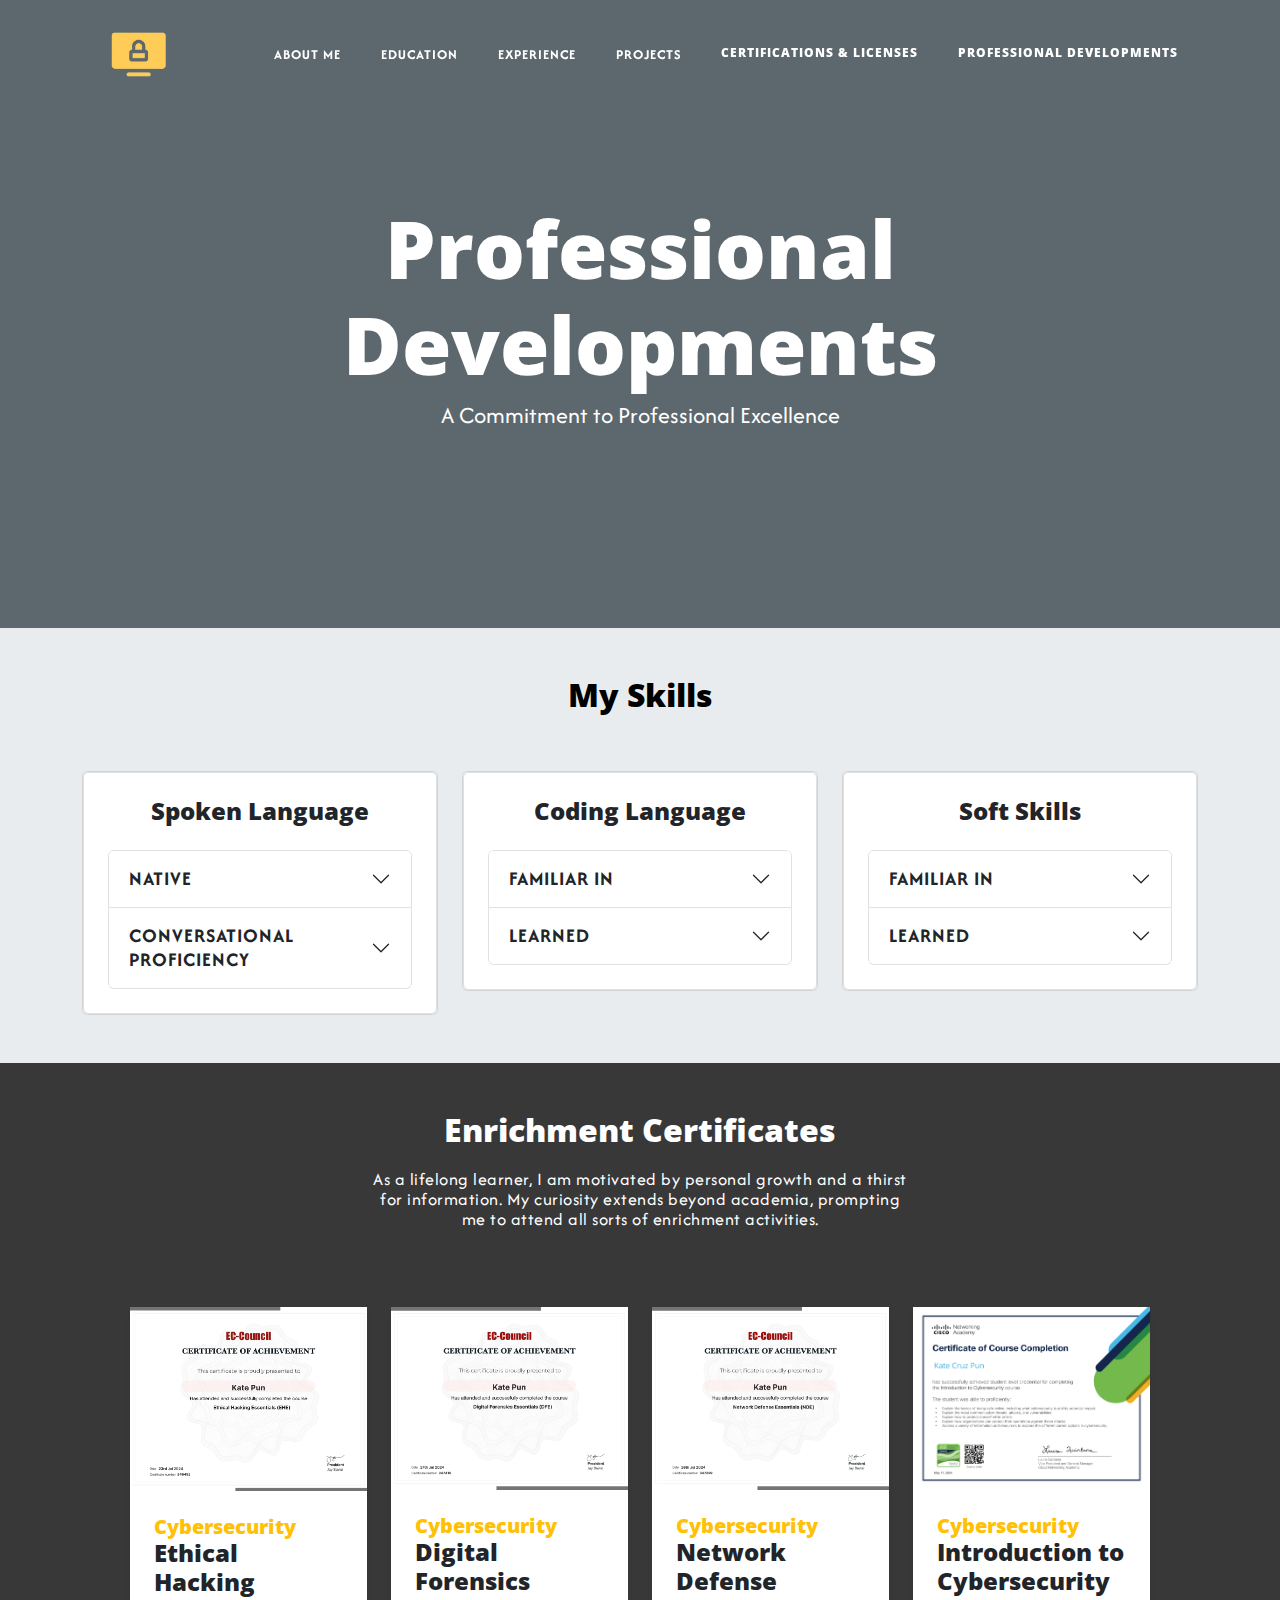
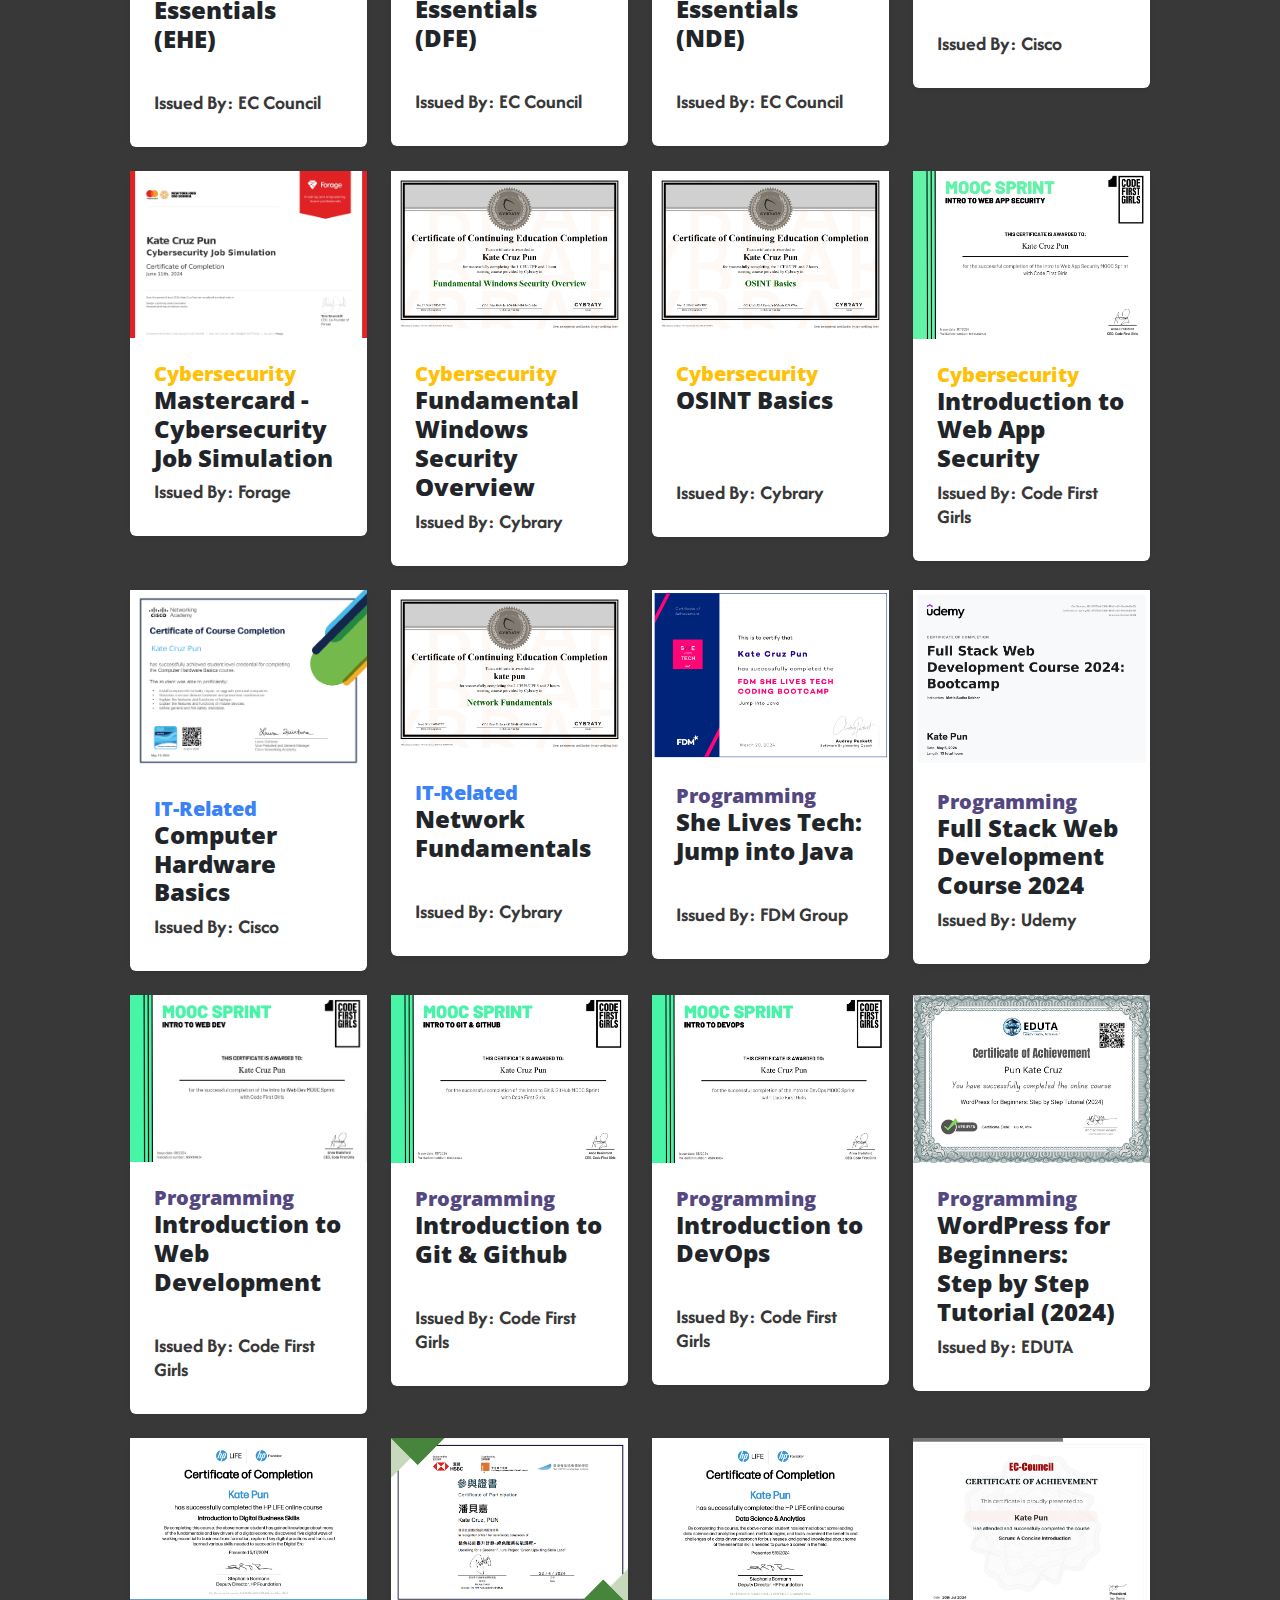
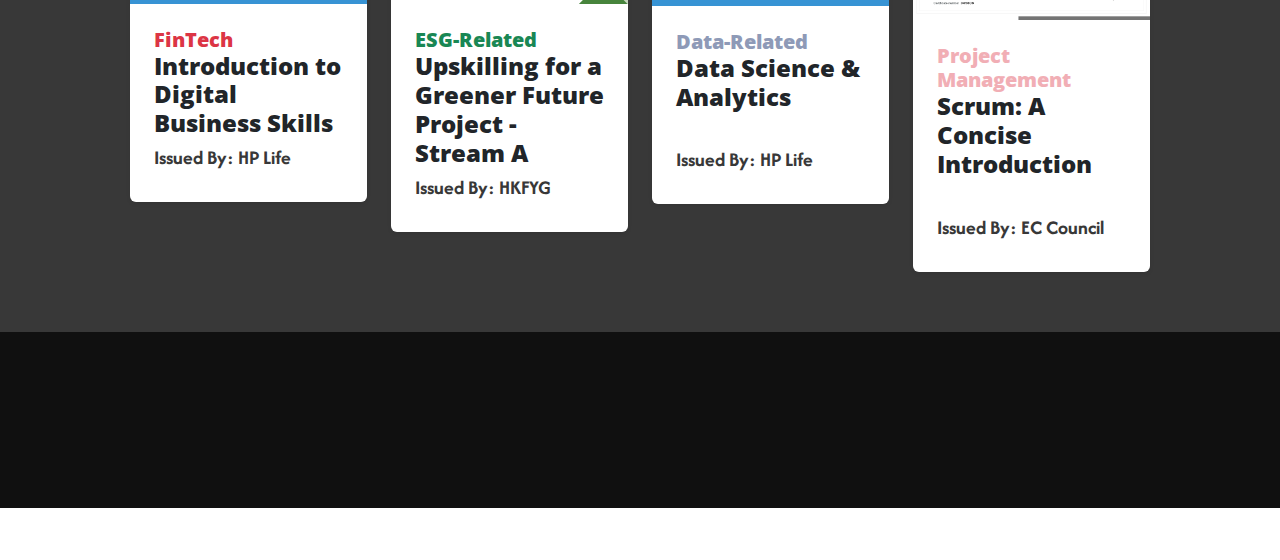
<file: professional.html>
<!DOCTYPE html>
<html data-bs-theme="light" lang="en">

<head>
    <meta charset="utf-8">
    <meta name="viewport" content="width=device-width, initial-scale=1.0, shrink-to-fit=no">
    <title>Kate's Cyber Portfolio - Professional Developments</title>
    <meta name="twitter:title" content="Kate's Cyber Portfolio ">
    <meta name="twitter:card" content="summary_large_image">
    <meta property="og:type" content="website">
    <meta name="twitter:image" content="https://kitkatkate19.github.io/assets/img/Home BG.jpg">
    <meta property="og:title" content="Kate's Cyber Portfolio ">
    <meta property="og:image" content="https://kitkatkate19.github.io/assets/img/Home BG.jpg">
    <link rel="icon" type="image/png" sizes="500x500" href="assets/img/Kate%20In%20Cyber%20Favion.png">
    <link rel="icon" type="image/png" sizes="500x500" href="assets/img/Kate%20In%20Cyber%20Favion.png" media="(prefers-color-scheme: dark)">
    <link rel="icon" type="image/png" sizes="500x500" href="assets/img/Kate%20In%20Cyber%20Favion.png">
    <link rel="icon" type="image/png" sizes="500x500" href="assets/img/Kate%20In%20Cyber%20Favion.png" media="(prefers-color-scheme: dark)">
    <link rel="icon" type="image/png" sizes="500x500" href="assets/img/Kate%20In%20Cyber%20Favion.png">
    <link rel="icon" type="image/png" sizes="500x500" href="assets/img/Kate%20In%20Cyber%20Favion.png">
    <link rel="icon" type="image/png" sizes="500x500" href="assets/img/Kate%20In%20Cyber%20Favion.png">
    <link rel="stylesheet" href="assets/bootstrap/css/bootstrap.min.css">
    <link rel="stylesheet" href="https://fonts.googleapis.com/css?family=Open+Sans:300italic,400italic,600italic,700italic,800italic,400,300,600,700,800&amp;display=swap">
    <link rel="stylesheet" href="https://fonts.googleapis.com/css?family=Lora:400,700,400italic,700italic&amp;display=swap">
    <link rel="stylesheet" href="https://fonts.googleapis.com/css?family=Afacad&amp;display=swap">
    <link rel="stylesheet" href="https://fonts.googleapis.com/css?family=Open+Sans">
    <link rel="stylesheet" href="assets/fonts/font-awesome.min.css">
    <link rel="stylesheet" href="assets/css/aos.min.css">
    <link rel="stylesheet" href="assets/css/Banner-Heading-Image-images.css">
    <link rel="stylesheet" href="assets/css/Bootstrap-4---Photo-Gallery.css">
    <link rel="stylesheet" href="assets/css/cards-d_style.css">
    <link rel="stylesheet" href="assets/css/F19537---Timeline.css">
    <link rel="stylesheet" href="assets/css/Features-Centered-Icons-icons.css">
    <link rel="stylesheet" href="assets/css/Filterable-Gallery.css">
    <link rel="stylesheet" href="assets/css/Lightbox-Gallery-baguetteBox.min.css">
    <link rel="stylesheet" href="assets/css/MUSA_timeline-timeline.css">
    <link rel="stylesheet" href="assets/css/MUSA_timeline.css">
    <link rel="stylesheet" href="assets/css/project-card.css">
    <link rel="stylesheet" href="assets/css/responsive-video-youtube.css">
    <link rel="stylesheet" href="assets/css/Responsive-Youtube-Embed.css">
    <link rel="stylesheet" href="assets/css/Timeline---Gabriela-Carvalho.css">
    <link rel="stylesheet" href="assets/css/Timeline-Steps.css">
    <link rel="stylesheet" href="assets/css/Video-Responsive-YouTube-Video-Responsive.css">
    <link rel="stylesheet" href="assets/css/Youtube-Video-Lazyload-2020.css">
</head>

<body>
    <section>
        <nav class="navbar navbar-expand-lg fixed-top" id="mainNav">
            <div class="container"><a class="navbar-brand" href="index.html">
                    <picture><img width="73" height="73" src="assets/img/Kate%20In%20Cyber%20Favion.png"></picture>
                </a><button data-bs-toggle="collapse" data-bs-target="#navbarResponsive" class="navbar-toggler" aria-controls="navbarResponsive" aria-expanded="false" aria-label="Toggle navigation" style="width: 38.3239px;"><i class="fa fa-bars"></i></button>
                <div class="collapse navbar-collapse" id="navbarResponsive">
                    <ul class="navbar-nav ms-auto">
                        <li class="nav-item"><a class="nav-link" href="aboutme.html" style="font-size: 14px;font-family: Afacad, sans-serif;">About Me</a></li>
                        <li class="nav-item"><a class="nav-link" href="education.html" style="font-size: 14px;font-family: Afacad, sans-serif;">Education</a></li>
                        <li class="nav-item"><a class="nav-link" href="experience.html" style="font-size: 14px;font-family: Afacad, sans-serif;">Experience</a></li>
                        <li class="nav-item"><a class="nav-link" href="projects.html" style="font-size: 14px;font-family: Afacad, sans-serif;">Projects</a></li>
                        <li class="nav-item"><a class="nav-link" href="certificates.html">Certifications &amp; Licenses</a></li>
                        <li class="nav-item"><a class="nav-link" href="professional.html">Professional Developments</a></li>
                        <li class="nav-item"></li>
                    </ul>
                </div>
            </div>
        </nav>
    </section>
    <section class="mb-0">
        <header class="masthead mb-0">
            <div class="overlay pb-0 mb-0" style="background: #4d5c60;"></div>
            <div class="container">
                <div class="row">
                    <div class="col-md-10 col-lg-8 mx-auto position-relative">
                        <div class="site-heading">
                            <h1>Professional Developments</h1><span class="subheading" style="font-family: Afacad, sans-serif;">A Commitment to Professional Excellence</span>
                        </div>
                    </div>
                </div>
            </div>
        </header>
    </section>
    <section style="background: #e9ecef;color: #e9ecef;">
        <div class="container py-4 py-xl-5 mt-0">
            <div class="row mb-5" style="margin-bottom: 0px;padding-bottom: 0px;">
                <div class="col-md-8 col-xl-6 text-center mx-auto" data-aos="fade-up" data-aos-duration="250">
                    <h2 style="color: #000000;"><strong>My Skills</strong></h2>
                </div>
            </div>
            <div class="row gy-4 row-cols-1 row-cols-md-2 row-cols-xl-3" data-aos="fade-up" data-aos-duration="250">
                <div class="col">
                    <div class="card">
                        <div class="card-body border rounded p-4" style="background: #ffffff;">
                            <h4 class="card-title pb-3" style="text-align: center;">Spoken Language</h4>
                            <div class="accordion" role="tablist" id="accordion-1">
                                <div class="accordion-item">
                                    <h2 class="accordion-header" role="tab"><button class="accordion-button collapsed" type="button" data-bs-toggle="collapse" data-bs-target="#accordion-1 .item-1" aria-expanded="false" aria-controls="accordion-1 .item-1" style="font-family: Afacad, sans-serif;font-size: 20px;">Native</button></h2>
                                    <div class="accordion-collapse collapse item-1" role="tabpanel" data-bs-parent="#accordion-1">
                                        <div class="accordion-body">
                                            <ul>
                                                <li style="font-size: 20px;font-family: Afacad, sans-serif;">English</li>
                                                <li style="font-size: 20px;font-family: Afacad, sans-serif;">Cantonese</li>
                                            </ul>
                                        </div>
                                    </div>
                                </div>
                                <div class="accordion-item">
                                    <h2 class="accordion-header" role="tab"><button class="accordion-button collapsed" type="button" data-bs-toggle="collapse" data-bs-target="#accordion-1 .item-2" aria-expanded="false" aria-controls="accordion-1 .item-2" style="font-size: 20px;font-family: Afacad, sans-serif;">Conversational Proficiency</button></h2>
                                    <div class="accordion-collapse collapse item-2" role="tabpanel" data-bs-parent="#accordion-1">
                                        <div class="accordion-body">
                                            <ul>
                                                <li style="font-size: 20px;font-family: Afacad, sans-serif;">Mandarin</li>
                                            </ul>
                                        </div>
                                    </div>
                                </div>
                            </div>
                        </div>
                    </div>
                </div>
                <div class="col">
                    <div class="card">
                        <div class="card-body border rounded p-4" style="background: #ffffff;border-style: none;">
                            <h4 class="card-title pb-3" style="text-align: center;">Coding Language</h4>
                            <div class="accordion" role="tablist" id="accordion-3">
                                <div class="accordion-item">
                                    <h2 class="accordion-header" role="tab"><button class="accordion-button collapsed" type="button" data-bs-toggle="collapse" data-bs-target="#accordion-3 .item-1" aria-expanded="false" aria-controls="accordion-3 .item-1" style="font-size: 20px;font-family: Afacad, sans-serif;">Familiar in</button></h2>
                                    <div class="accordion-collapse collapse item-1" role="tabpanel" data-bs-parent="#accordion-3">
                                        <div class="accordion-body">
                                            <ul>
                                                <li style="font-size: 20px;font-family: Afacad, sans-serif;">HTML</li>
                                                <li style="font-size: 20px;font-family: Afacad, sans-serif;">CSS</li>
                                                <li style="font-size: 20px;font-family: Afacad, sans-serif;">Javascript</li>
                                            </ul>
                                        </div>
                                    </div>
                                </div>
                                <div class="accordion-item">
                                    <h2 class="accordion-header" role="tab"><button class="accordion-button collapsed" type="button" data-bs-toggle="collapse" data-bs-target="#accordion-3 .item-2" aria-expanded="false" aria-controls="accordion-3 .item-2" style="font-size: 20px;font-family: Afacad, sans-serif;">Learned</button></h2>
                                    <div class="accordion-collapse collapse item-2" role="tabpanel" data-bs-parent="#accordion-3">
                                        <div class="accordion-body">
                                            <ul>
                                                <li style="font-size: 20px;font-family: Afacad, sans-serif;">Python</li>
                                                <li style="font-size: 20px;font-family: Afacad, sans-serif;">C++</li>
                                                <li style="font-size: 20px;font-family: Afacad, sans-serif;">Java</li>
                                                <li style="font-size: 20px;font-family: Afacad, sans-serif;">PHP</li>
                                            </ul>
                                        </div>
                                    </div>
                                </div>
                            </div>
                        </div>
                    </div>
                </div>
                <div class="col">
                    <div class="card">
                        <div class="card-body border rounded p-4" style="background: #ffffff;border-style: none;">
                            <h4 class="card-title pb-3" style="text-align: center;">Soft Skills</h4>
                            <div class="accordion" role="tablist" id="accordion-2">
                                <div class="accordion-item">
                                    <h2 class="accordion-header" role="tab"><button class="accordion-button collapsed" type="button" data-bs-toggle="collapse" data-bs-target="#accordion-2 .item-1" aria-expanded="false" aria-controls="accordion-2 .item-1" style="font-size: 20px;font-family: Afacad, sans-serif;">Familiar in</button></h2>
                                    <div class="accordion-collapse collapse item-1" role="tabpanel" data-bs-parent="#accordion-2">
                                        <div class="accordion-body">
                                            <ul>
                                                <li style="font-size: 20px;font-family: Afacad, sans-serif;">Window OS</li>
                                                <li style="font-size: 20px;font-family: Afacad, sans-serif;">MacOS</li>
                                                <li style="font-size: 20px;font-family: Afacad, sans-serif;">WIX.com</li>
                                            </ul>
                                        </div>
                                    </div>
                                </div>
                                <div class="accordion-item">
                                    <h2 class="accordion-header" role="tab"><button class="accordion-button collapsed" type="button" data-bs-toggle="collapse" data-bs-target="#accordion-2 .item-2" aria-expanded="false" aria-controls="accordion-2 .item-2" style="font-size: 20px;font-family: Afacad, sans-serif;">Learned</button></h2>
                                    <div class="accordion-collapse collapse item-2" role="tabpanel" data-bs-parent="#accordion-2">
                                        <div class="accordion-body">
                                            <ul>
                                                <li style="font-size: 20px;font-family: Afacad, sans-serif;">Linux</li>
                                                <li style="font-size: 20px;font-family: Afacad, sans-serif;">Wireshark</li>
                                                <li style="font-size: 20px;font-family: Afacad, sans-serif;">Bootstrap</li>
                                                <li style="font-size: 20px;font-family: Afacad, sans-serif;">Git</li>
                                            </ul>
                                        </div>
                                    </div>
                                </div>
                            </div>
                        </div>
                    </div>
                </div>
            </div>
        </div>
    </section>
    <section style="background: #383838;color: #e9ecef;">
        <div class="container py-4 py-xl-5 mt-0">
            <div class="row mb-5">
                <div class="col-md-8 col-xl-6 text-center mx-auto">
                    <h2 style="color: #ffffff;"><strong>Enrichment Certificates</strong></h2>
                    <p class="w-lg-50" style="color: #ffffff;font-size: 18px;font-family: Afacad, sans-serif;">As a lifelong learner, I am motivated by personal growth and a thirst for information. My curiosity extends beyond academia, prompting me to attend all sorts of enrichment activities.</p>
                </div>
            </div>
            <div class="px-lg-5">
                <div class="row">
                    <div class="col-md-6 col-lg-4 col-xl-3 mb-4">
                        <div class="bg-white shadow-sm rounded"><img class="img-fluid card-img-top" src="assets/img/EC%20Council%20-%20Ethical%20Hacking%20Essentials%20(EHE).png" alt="">
                            <div class="p-4">
                                <h5 style="margin-bottom: 0px;color: var(--bs-warning);"><strong>Cybersecurity</strong></h5>
                                <h4><a href="assets/img/EC%20Council%20-%20Ethical%20Hacking%20Essentials%20(EHE).png" class="text-dark" style="text-align: left;"><strong>Ethical Hacking Essentials (EHE)</strong></a><br><br></h4>
                                <h5 style="font-family: Afacad, sans-serif;color: #383838;font-size: 20px;"><strong>Issued By:&nbsp;EC Council</strong></h5>
                            </div>
                        </div>
                    </div>
                    <div class="col-md-6 col-lg-4 col-xl-3 mb-4">
                        <div class="bg-white shadow-sm rounded"><img class="img-fluid card-img-top" src="assets/img/EC%20Council%20-%20Digital%20Forensics%20Essentials%20(DFE).jpg" alt="">
                            <div class="p-4">
                                <h5 style="margin-bottom: 0px;color: var(--bs-warning);"><strong>Cybersecurity</strong></h5>
                                <h4><a href="assets/img/EC%20Council%20-%20Digital%20Forensics%20Essentials%20(DFE).jpg" class="text-dark" style="text-align: left;"><strong>Digital Forensics Essentials (DFE)</strong></a><br><br></h4>
                                <h5 style="font-family: Afacad, sans-serif;color: #383838;font-size: 20px;"><strong>Issued By:&nbsp;EC Council</strong></h5>
                            </div>
                        </div>
                    </div>
                    <div class="col-md-6 col-lg-4 col-xl-3 mb-4">
                        <div class="bg-white shadow-sm rounded"><img class="img-fluid card-img-top" src="assets/img/EC%20Council%20-%20Network%20Defense%20Essentials%20(NDE).jpg" alt="">
                            <div class="p-4">
                                <h5 style="margin-bottom: 0px;color: var(--bs-warning);"><strong>Cybersecurity</strong></h5>
                                <h4><a href="assets/img/EC%20Council%20-%20Network%20Defense%20Essentials%20(NDE).jpg" class="text-dark" style="text-align: left;"><strong>Network Defense Essentials (NDE)</strong></a><br><br></h4>
                                <h5 style="font-family: Afacad, sans-serif;color: #383838;font-size: 20px;"><strong>Issued By:&nbsp;EC Council</strong></h5>
                            </div>
                        </div>
                    </div>
                    <div class="col-md-6 col-lg-4 col-xl-3 mb-4">
                        <div class="bg-white shadow-sm rounded"><img class="img-fluid card-img-top" src="assets/img/Cisco%20-%20Introduction%20to%20Cybersecurity.png" alt="">
                            <div class="p-4">
                                <h5 style="margin-bottom: 0px;color: var(--bs-success);"><strong><span style="color: var(--bs-warning);">Cybersecurity</span></strong></h5>
                                <h4><a href="assets/img/Cisco%20-%20Introduction%20to%20Cybersecurity.png" class="text-dark" style="text-align: left;"><strong>Introduction to Cybersecurity</strong><br><br></a></h4>
                                <h5 style="font-family: Afacad, sans-serif;color: #383838;font-size: 20px;"><strong>Issued By: Cisco</strong></h5>
                            </div>
                        </div>
                    </div>
                    <div class="col-md-6 col-lg-4 col-xl-3 mb-4">
                        <div class="bg-white shadow-sm rounded"><img class="img-fluid card-img-top" src="assets/img/Forage%20-%20Mastercard%20Cybersecurity%20Virtual%20Experience%20Program.png" alt="">
                            <div class="p-4">
                                <h5 style="margin-bottom: 0px;color: var(--bs-warning);"><strong>Cybersecurity</strong></h5>
                                <h4><a href="assets/img/Forage%20-%20Mastercard%20Cybersecurity%20Virtual%20Experience%20Program.png" class="text-dark" style="text-align: left;"><strong>Mastercard - Cybersecurity Job Simulation</strong></a></h4>
                                <h5 style="font-family: Afacad, sans-serif;color: #383838;font-size: 20px;"><strong>Issued By: Forage</strong></h5>
                            </div>
                        </div>
                    </div>
                    <div class="col-md-6 col-lg-4 col-xl-3 mb-4">
                        <div class="bg-white shadow-sm rounded"><img class="img-fluid card-img-top" src="assets/img/Cybrary%20Certificate%20-%20Fundamental%20Windows%20Security%20Overview_page-0001.jpg" alt="">
                            <div class="p-4">
                                <h5 style="margin-bottom: 0px;color: var(--bs-warning);"><strong>Cybersecurity</strong></h5>
                                <h4><a href="assets/img/Cybrary%20Certificate%20-%20Fundamental%20Windows%20Security%20Overview_page-0001.jpg" class="text-dark" style="text-align: left;"><strong>Fundamental Windows Security Overview</strong></a></h4>
                                <h5 style="font-family: Afacad, sans-serif;color: #383838;font-size: 20px;"><strong>Issued By: Cybrary</strong></h5>
                            </div>
                        </div>
                    </div>
                    <div class="col-md-6 col-lg-4 col-xl-3 mb-4">
                        <div class="bg-white shadow-sm rounded"><img class="img-fluid card-img-top" src="assets/img/Cybrary%20Certificate%20-%20OSINT%20Basics_page-0001.jpg" alt="">
                            <div class="p-4">
                                <h5 style="margin-bottom: 0px;color: var(--bs-warning);"><strong>Cybersecurity</strong></h5>
                                <h4><a href="assets/img/Cybrary%20Certificate%20-%20OSINT%20Basics_page-0001.jpg" class="text-dark" style="text-align: left;"><strong>OSINT Basics</strong><br><br><br></a></h4>
                                <h5 style="font-family: Afacad, sans-serif;color: #383838;font-size: 20px;"><strong>Issued By: Cybrary</strong></h5>
                            </div>
                        </div>
                    </div>
                    <div class="col-md-6 col-lg-4 col-xl-3 mb-4">
                        <div class="bg-white shadow-sm rounded"><img class="img-fluid card-img-top" src="assets/img/Code%20First%20Girls%20-%20Intro%20to%20Web%20App%20Security.png" alt="">
                            <div class="p-4">
                                <h5 style="margin-bottom: 0px;color: var(--bs-warning);"><strong>Cybersecurity</strong></h5>
                                <h4><a href="assets/img/Code%20First%20Girls%20-%20Intro%20to%20Web%20App%20Security.png" class="text-dark" style="text-align: left;"><strong>Introduction to Web App </strong><br><strong>Security</strong></a></h4>
                                <h5 style="font-family: Afacad, sans-serif;color: #383838;font-size: 20px;"><strong>Issued By: Code First Girls</strong></h5>
                            </div>
                        </div>
                    </div>
                    <div class="col-md-6 col-lg-4 col-xl-3 mb-4">
                        <div class="bg-white shadow-sm rounded"><img class="img-fluid card-img-top" src="assets/img/Cisco%20-%20Computer%20Hardware%20Basics.png" alt="">
                            <div class="p-4">
                                <h5 style="margin-bottom: 0px;color: #3b82f6;"><strong>IT-Related</strong></h5>
                                <h4><a href="assets/img/Cisco%20-%20Computer%20Hardware%20Basics.png" class="text-dark" style="text-align: left;"><strong>Computer Hardware Basics</strong></a></h4>
                                <h5 style="font-family: Afacad, sans-serif;color: #383838;font-size: 20px;"><strong>Issued By: Cisco</strong></h5>
                            </div>
                        </div>
                    </div>
                    <div class="col-md-6 col-lg-4 col-xl-3 mb-4">
                        <div class="bg-white shadow-sm rounded"><img class="img-fluid card-img-top" src="assets/img/Cybrary%20Certificate%20-%20Network%20Fundamentals%20(1)_page-0001.jpg" alt="">
                            <div class="p-4">
                                <h5 style="margin-bottom: 0px;color: #3b82f6;"><strong>IT-Related</strong></h5>
                                <h4><a href="assets/img/Cybrary%20Certificate%20-%20Network%20Fundamentals%20(1)_page-0001.jpg" class="text-dark" style="text-align: left;"><strong>Network Fundamentals</strong></a><br><br></h4>
                                <h5 style="font-family: Afacad, sans-serif;color: #383838;font-size: 20px;"><strong>Issued By: Cybrary</strong></h5>
                            </div>
                        </div>
                    </div>
                    <div class="col-md-6 col-lg-4 col-xl-3 mb-4">
                        <div class="bg-white shadow-sm rounded"><img class="img-fluid card-img-top" src="assets/img/She%20Lives%20Tech%20Jump%20into%20Java.png" alt="">
                            <div class="p-4">
                                <h5 style="margin-bottom: 0px;color: rgb(84,71,130);">Programming</h5>
                                <h4><a href="assets/img/She%20Lives%20Tech%20Jump%20into%20Java.png" class="text-dark" style="text-align: left;"><strong>She Lives Tech: Jump into Java</strong></a><br><br></h4>
                                <h5 style="font-family: Afacad, sans-serif;color: #383838;font-size: 20px;"><strong>Issued By: FDM Group</strong></h5>
                            </div>
                        </div>
                    </div>
                    <div class="col-md-6 col-lg-4 col-xl-3 mb-4">
                        <div class="bg-white shadow-sm rounded"><img class="img-fluid card-img-top" src="assets/img/Udemy%20-%20Full%20Stack%20Web%20Development%20Course%202024%20Bootcamp.png" alt="">
                            <div class="p-4">
                                <h5 style="margin-bottom: 0px;color: rgb(84,71,130);"><strong>Programming</strong></h5>
                                <h4><a href="assets/img/Udemy%20-%20Full%20Stack%20Web%20Development%20Course%202024%20Bootcamp.png" class="text-dark" style="text-align: left;"><strong>Full Stack Web Development Course 2024</strong></a></h4>
                                <h5 style="font-family: Afacad, sans-serif;color: #383838;font-size: 20px;"><strong>Issued By: Udemy</strong></h5>
                            </div>
                        </div>
                    </div>
                    <div class="col-md-6 col-lg-4 col-xl-3 mb-4">
                        <div class="bg-white shadow-sm rounded"><img class="img-fluid card-img-top" src="assets/img/Code%20First%20Girls%20-%20Web%20Development.jpeg" alt="">
                            <div class="p-4">
                                <h5 style="margin-bottom: 0px;color: rgb(84,71,130);"><strong>Programming</strong></h5>
                                <h4><a href="assets/img/Code%20First%20Girls%20-%20Web%20Development.jpeg" class="text-dark" style="text-align: left;">Introduction to Web Development<br><br></a></h4>
                                <h5 style="font-family: Afacad, sans-serif;color: #383838;font-size: 20px;"><strong>Issued By: Code First Girls</strong></h5>
                            </div>
                        </div>
                    </div>
                    <div class="col-md-6 col-lg-4 col-xl-3 mb-4">
                        <div class="bg-white shadow-sm rounded"><img class="img-fluid card-img-top" src="assets/img/Code%20First%20Girls%20-%20Intro%20to%20Git%20&%20Github.jpeg" alt="">
                            <div class="p-4">
                                <h5 style="margin-bottom: 0px;color: rgb(84,71,130);"><strong>Programming</strong></h5>
                                <h4><a href="assets/img/Code%20First%20Girls%20-%20Intro%20to%20Git%20&%20Github.jpeg" class="text-dark" style="text-align: left;"><strong>Introduction to Git &amp; Github</strong><br><br></a></h4>
                                <h5 style="font-family: Afacad, sans-serif;color: #383838;font-size: 20px;"><strong>Issued By: Code First Girls</strong></h5>
                            </div>
                        </div>
                    </div>
                    <div class="col-md-6 col-lg-4 col-xl-3 mb-4">
                        <div class="bg-white shadow-sm rounded"><img class="img-fluid card-img-top" src="assets/img/Code%20First%20Girls%20-%20Intro%20to%20DevOps.jpeg" alt="">
                            <div class="p-4">
                                <h5 style="margin-bottom: 0px;color: rgb(84,71,130);"><strong>Programming</strong></h5>
                                <h4><a href="assets/img/Code%20First%20Girls%20-%20Intro%20to%20DevOps.jpeg" class="text-dark" style="text-align: left;"><strong>Introduction to DevOps</strong><br><br></a></h4>
                                <h5 style="font-family: Afacad, sans-serif;color: #383838;font-size: 20px;"><strong>Issued By: Code First Girls</strong></h5>
                            </div>
                        </div>
                    </div>
                    <div class="col-md-6 col-lg-4 col-xl-3 mb-4">
                        <div class="bg-white shadow-sm rounded"><img class="img-fluid card-img-top" src="assets/img/WordPress%20for%20Beginners.jpg" alt="">
                            <div class="p-4">
                                <h5 style="margin-bottom: 0px;color: rgb(84,71,130);"><strong>Programming</strong></h5>
                                <h4><a href="assets/img/WordPress%20for%20Beginners.jpg" class="text-dark" style="text-align: left;"><strong>WordPress for Beginners: Step by Step Tutorial (2024)</strong></a></h4>
                                <h5 style="font-family: Afacad, sans-serif;color: #383838;font-size: 20px;"><strong>Issued By: EDUTA</strong></h5>
                            </div>
                        </div>
                    </div>
                    <div class="col-md-6 col-lg-4 col-xl-3 mb-4">
                        <div class="bg-white shadow-sm rounded"><img class="img-fluid card-img-top" src="assets/img/HP%20Life%20-%20Certificate%20of%20Completion%20Introduction%20to%20Digital%20Business%20Skills.png" alt="">
                            <div class="p-4">
                                <h5 style="margin-bottom: 0px;color: var(--bs-danger);"><strong>FinTech</strong></h5>
                                <h4><a href="assets/img/HP%20Life%20-%20Certificate%20of%20Completion%20Introduction%20to%20Digital%20Business%20Skills.png" class="text-dark" style="text-align: left;"><strong>Introduction to Digital Business Skills</strong></a></h4>
                                <h5 style="font-family: Afacad, sans-serif;color: #383838;font-size: 20px;"><strong>Issued By: HP Life</strong></h5>
                            </div>
                        </div>
                    </div>
                    <div class="col-md-6 col-lg-4 col-xl-3 mb-4">
                        <div class="bg-white shadow-sm rounded"><img class="img-fluid card-img-top" src="assets/img/Upskilling%20for%20a%20Greener%20Future%20Project.png" alt="">
                            <div class="p-4">
                                <h5 style="margin-bottom: 0px;color: var(--bs-success);">ESG-Related</h5>
                                <h4><a href="assets/img/Upskilling%20for%20a%20Greener%20Future%20Project.png" class="text-dark" style="text-align: left;"><strong>Upskilling for a Greener Future Project - Stream A&nbsp;</strong></a></h4>
                                <h5 style="font-family: Afacad, sans-serif;color: #383838;font-size: 20px;"><strong>Issued By: HKFYG</strong></h5>
                            </div>
                        </div>
                    </div>
                    <div class="col-md-6 col-lg-4 col-xl-3 mb-4">
                        <div class="bg-white shadow-sm rounded"><img class="img-fluid card-img-top" src="assets/img/HP%20Life%20-%20Certificate%20of%20Completion%20Data%20Science%20&%20Analytics.png" alt="">
                            <div class="p-4">
                                <h5 style="margin-bottom: 0px;color: #8e9ab7;">Data-Related</h5>
                                <h4><a href="assets/img/HP%20Life%20-%20Certificate%20of%20Completion%20Data%20Science%20&%20Analytics.png" class="text-dark" style="text-align: left;">Data Science &amp; Analytics<br><br></a></h4>
                                <h5 style="font-family: Afacad, sans-serif;color: #383838;font-size: 20px;"><strong>Issued By: HP Life</strong></h5>
                            </div>
                        </div>
                    </div>
                    <div class="col-md-6 col-lg-4 col-xl-3 mb-4">
                        <div class="bg-white shadow-sm rounded"><img class="img-fluid card-img-top" src="assets/img/EC%20Council%20-%20Scrum%20A%20Concise%20Introduction.jpg" alt="">
                            <div class="p-4">
                                <h5 style="margin-bottom: 0px;color: var(--bs-danger-border-subtle);">Project Management</h5>
                                <h4><a href="assets/img/EC%20Council%20-%20Scrum%20A%20Concise%20Introduction.jpg" class="text-dark" style="text-align: left;"><strong>Scrum: A Concise Introduction</strong></a><br><br></h4>
                                <h5 style="font-family: Afacad, sans-serif;color: #383838;font-size: 20px;"><strong>Issued By: EC Council</strong></h5>
                            </div>
                        </div>
                    </div>
                </div>
            </div>
        </div>
    </section>
    <section>
        <footer style="background: rgb(16,16,16);padding-top: 0px;padding-bottom: 0px;margin-top: 35px;">
            <div class="container py-4 py-lg-5" style="margin-bottom: -48px;margin-top: -47px;">
                <div class="row d-flex justify-content-center" data-aos="fade-up" data-aos-duration="250">
                    <div class="col-md-6 col-lg-4 col-xl-4">
                        <div class="d-flex flex-column justify-content-center align-items-start h-100">
                            <div class="d-flex align-items-center p-3" style="color: var(--bs-emphasis-color);">
                                <div class="bs-icon-md bs-icon-rounded bs-icon-primary d-flex flex-shrink-0 justify-content-center align-items-center d-inline-block bs-icon" style="background: var(--bs-yellow);"><svg xmlns="http://www.w3.org/2000/svg" width="1em" height="1em" viewBox="0 0 24 24" fill="none" style="font-size: 30px;color: var(--bs-emphasis-color);">
                                        <path fill-rule="evenodd" clip-rule="evenodd" d="M3.00977 5.83789C3.00977 5.28561 3.45748 4.83789 4.00977 4.83789H20C20.5523 4.83789 21 5.28561 21 5.83789V17.1621C21 18.2667 20.1046 19.1621 19 19.1621H5C3.89543 19.1621 3 18.2667 3 17.1621V6.16211C3 6.11449 3.00333 6.06765 3.00977 6.0218V5.83789ZM5 8.06165V17.1621H19V8.06199L14.1215 12.9405C12.9499 14.1121 11.0504 14.1121 9.87885 12.9405L5 8.06165ZM6.57232 6.80554H17.428L12.7073 11.5263C12.3168 11.9168 11.6836 11.9168 11.2931 11.5263L6.57232 6.80554Z" fill="currentColor"></path>
                                    </svg></div>
                                <div class="px-2">
                                    <h6 class="mb-0" style="color: var(--bs-body-bg);">Email</h6>
                                    <p class="mb-0" style="font-family: Afacad, sans-serif;color: var(--bs-body-bg);padding-top: 0px;margin-top: 5px;"><a style="font-family: Afacad, sans-serif;color: var(--bs-body-bg);" href="mailto:punkcruz17@gmail.com">punkcruz17@gmail.com</a></p>
                                </div>
                            </div>
                        </div>
                    </div>
                    <div class="col-md-6 col-lg-5 col-xl-4">
                        <div></div>
                        <div class="d-flex align-items-center p-3">
                            <div class="bs-icon-md bs-icon-rounded bs-icon-primary d-flex flex-shrink-0 justify-content-center align-items-center d-inline-block bs-icon" style="background: var(--bs-yellow);"><svg xmlns="http://www.w3.org/2000/svg" width="1em" height="1em" fill="currentColor" viewBox="0 0 16 16" class="bi bi-linkedin" style="color: var(--bs-emphasis-color);font-size: 30px;">
                                    <path d="M0 1.146C0 .513.526 0 1.175 0h13.65C15.474 0 16 .513 16 1.146v13.708c0 .633-.526 1.146-1.175 1.146H1.175C.526 16 0 15.487 0 14.854V1.146zm4.943 12.248V6.169H2.542v7.225h2.401m-1.2-8.212c.837 0 1.358-.554 1.358-1.248-.015-.709-.52-1.248-1.342-1.248-.822 0-1.359.54-1.359 1.248 0 .694.521 1.248 1.327 1.248h.016zm4.908 8.212V9.359c0-.216.016-.432.08-.586.173-.431.568-.878 1.232-.878.869 0 1.216.662 1.216 1.634v3.865h2.401V9.25c0-2.22-1.184-3.252-2.764-3.252-1.274 0-1.845.7-2.165 1.193v.025h-.016a5.54 5.54 0 0 1 .016-.025V6.169h-2.4c.03.678 0 7.225 0 7.225h2.4"></path>
                                </svg></div>
                            <div class="px-2">
                                <h6 class="mb-0" style="color: var(--bs-body-bg);">LinkedIn</h6>
                                <p class="mb-0" style="color: var(--bs-body-bg);font-family: Afacad, sans-serif;margin-top: 5px;padding-top: 0px;"><a style="font-family: Afacad, sans-serif;color: var(--bs-body-bg);" href="https://www.linkedin.com/in/pun-kc/" target="_blank" data-bs-target="www.linkedin.com/in/pun-kc">https://www.linkedin.com/in/pun-kc/</a></p>
                            </div>
                        </div>
                    </div>
                    <div class="col-md-6 col-lg-5 col-xl-4">
                        <div></div>
                        <div class="d-flex align-items-center p-3">
                            <div class="bs-icon-md bs-icon-rounded bs-icon-primary d-flex flex-shrink-0 justify-content-center align-items-center d-inline-block bs-icon" style="background: var(--bs-yellow);"><svg xmlns="http://www.w3.org/2000/svg" width="1em" height="1em" fill="currentColor" viewBox="0 0 16 16" class="bi bi-github" style="color: var(--bs-emphasis-color);font-size: 30px;">
                                    <path d="M8 0C3.58 0 0 3.58 0 8c0 3.54 2.29 6.53 5.47 7.59.4.07.55-.17.55-.38 0-.19-.01-.82-.01-1.49-2.01.37-2.53-.49-2.69-.94-.09-.23-.48-.94-.82-1.13-.28-.15-.68-.52-.01-.53.63-.01 1.08.58 1.23.82.72 1.21 1.87.87 2.33.66.07-.52.28-.87.51-1.07-1.78-.2-3.64-.89-3.64-3.95 0-.87.31-1.59.82-2.15-.08-.2-.36-1.02.08-2.12 0 0 .67-.21 2.2.82.64-.18 1.32-.27 2-.27.68 0 1.36.09 2 .27 1.53-1.04 2.2-.82 2.2-.82.44 1.1.16 1.92.08 2.12.51.56.82 1.27.82 2.15 0 3.07-1.87 3.75-3.65 3.95.29.25.54.73.54 1.48 0 1.07-.01 1.93-.01 2.2 0 .21.15.46.55.38A8.012 8.012 0 0 0 16 8c0-4.42-3.58-8-8-8"></path>
                                </svg></div>
                            <div class="px-2">
                                <h6 class="mb-0" style="color: var(--bs-body-bg);">Github</h6>
                                <p class="mb-0" style="color: var(--bs-body-bg);font-family: Afacad, sans-serif;margin-top: 5px;padding-top: 0px;"><a style="font-family: Afacad, sans-serif;color: var(--bs-body-bg);" href="https://github.com/kitkatkate19" target="_blank" data-bs-target="https://github.com/kitkatkate19">https://github.com/kitkatkate19</a></p>
                            </div>
                        </div>
                    </div>
                </div>
            </div>
        </footer>
    </section>
    <script src="assets/bootstrap/js/bootstrap.min.js"></script>
    <script src="assets/js/aos.min.js"></script>
    <script src="assets/js/bs-init.js"></script>
    <script src="assets/js/clean-blog.js"></script>
    <script src="assets/js/Filterable-Gallery-gallery-pt.js"></script>
    <script src="assets/js/Lightbox-Gallery-baguetteBox.min.js"></script>
    <script src="assets/js/Lightbox-Gallery.js"></script>
    <script src="assets/js/Youtube-Video-Lazyload-2020-Youtube-Video-Lazyload.js"></script>
</body>

</html>
</file>
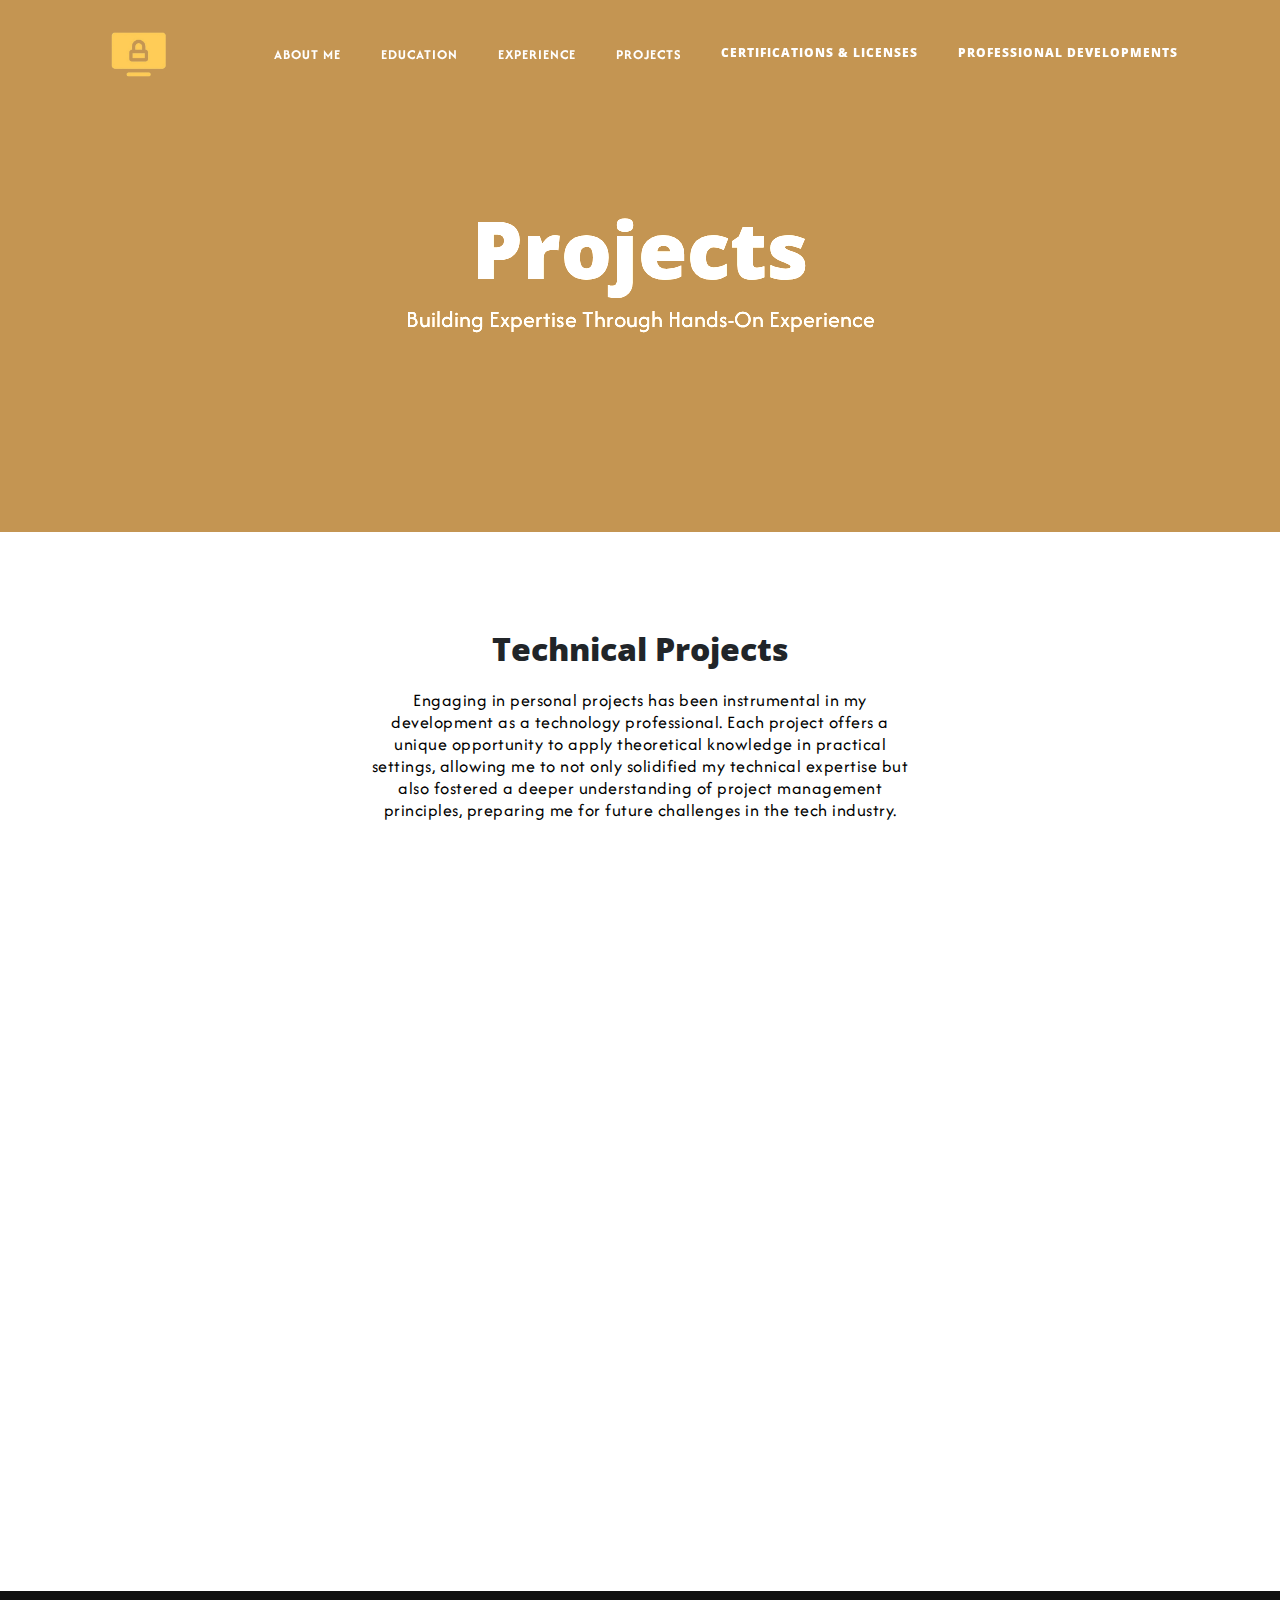
<file: projects.html>
<!DOCTYPE html>
<html data-bs-theme="light" lang="en">

<head>
    <meta charset="utf-8">
    <meta name="viewport" content="width=device-width, initial-scale=1.0, shrink-to-fit=no">
    <title>Kate's Cyber Portfolio - Projects</title>
    <meta name="twitter:title" content="Kate's Cyber Portfolio ">
    <meta name="twitter:card" content="summary_large_image">
    <meta property="og:type" content="website">
    <meta name="twitter:image" content="https://kitkatkate19.github.io/assets/img/Home BG.jpg">
    <meta property="og:title" content="Kate's Cyber Portfolio ">
    <meta property="og:image" content="https://kitkatkate19.github.io/assets/img/Home BG.jpg">
    <link rel="icon" type="image/png" sizes="500x500" href="assets/img/Kate%20In%20Cyber%20Favion.png">
    <link rel="icon" type="image/png" sizes="500x500" href="assets/img/Kate%20In%20Cyber%20Favion.png" media="(prefers-color-scheme: dark)">
    <link rel="icon" type="image/png" sizes="500x500" href="assets/img/Kate%20In%20Cyber%20Favion.png">
    <link rel="icon" type="image/png" sizes="500x500" href="assets/img/Kate%20In%20Cyber%20Favion.png" media="(prefers-color-scheme: dark)">
    <link rel="icon" type="image/png" sizes="500x500" href="assets/img/Kate%20In%20Cyber%20Favion.png">
    <link rel="icon" type="image/png" sizes="500x500" href="assets/img/Kate%20In%20Cyber%20Favion.png">
    <link rel="icon" type="image/png" sizes="500x500" href="assets/img/Kate%20In%20Cyber%20Favion.png">
    <link rel="stylesheet" href="assets/bootstrap/css/bootstrap.min.css">
    <link rel="stylesheet" href="https://fonts.googleapis.com/css?family=Open+Sans:300italic,400italic,600italic,700italic,800italic,400,300,600,700,800&amp;display=swap">
    <link rel="stylesheet" href="https://fonts.googleapis.com/css?family=Lora:400,700,400italic,700italic&amp;display=swap">
    <link rel="stylesheet" href="https://fonts.googleapis.com/css?family=Afacad&amp;display=swap">
    <link rel="stylesheet" href="https://fonts.googleapis.com/css?family=Open+Sans">
    <link rel="stylesheet" href="assets/fonts/font-awesome.min.css">
    <link rel="stylesheet" href="assets/css/aos.min.css">
    <link rel="stylesheet" href="assets/css/Banner-Heading-Image-images.css">
    <link rel="stylesheet" href="assets/css/Bootstrap-4---Photo-Gallery.css">
    <link rel="stylesheet" href="assets/css/cards-d_style.css">
    <link rel="stylesheet" href="assets/css/F19537---Timeline.css">
    <link rel="stylesheet" href="assets/css/Features-Centered-Icons-icons.css">
    <link rel="stylesheet" href="assets/css/Filterable-Gallery.css">
    <link rel="stylesheet" href="assets/css/Lightbox-Gallery-baguetteBox.min.css">
    <link rel="stylesheet" href="assets/css/MUSA_timeline-timeline.css">
    <link rel="stylesheet" href="assets/css/MUSA_timeline.css">
    <link rel="stylesheet" href="assets/css/project-card.css">
    <link rel="stylesheet" href="assets/css/responsive-video-youtube.css">
    <link rel="stylesheet" href="assets/css/Responsive-Youtube-Embed.css">
    <link rel="stylesheet" href="assets/css/Timeline---Gabriela-Carvalho.css">
    <link rel="stylesheet" href="assets/css/Timeline-Steps.css">
    <link rel="stylesheet" href="assets/css/Video-Responsive-YouTube-Video-Responsive.css">
    <link rel="stylesheet" href="assets/css/Youtube-Video-Lazyload-2020.css">
</head>

<body>
    <section>
        <nav class="navbar navbar-expand-lg fixed-top" id="mainNav">
            <div class="container"><a class="navbar-brand" href="index.html">
                    <picture><img width="73" height="73" src="assets/img/Kate%20In%20Cyber%20Favion.png"></picture>
                </a><button data-bs-toggle="collapse" data-bs-target="#navbarResponsive" class="navbar-toggler" aria-controls="navbarResponsive" aria-expanded="false" aria-label="Toggle navigation" style="width: 38.3239px;"><i class="fa fa-bars"></i></button>
                <div class="collapse navbar-collapse" id="navbarResponsive">
                    <ul class="navbar-nav ms-auto">
                        <li class="nav-item"><a class="nav-link" href="aboutme.html" style="font-size: 14px;font-family: Afacad, sans-serif;">About Me</a></li>
                        <li class="nav-item"><a class="nav-link" href="education.html" style="font-size: 14px;font-family: Afacad, sans-serif;">Education</a></li>
                        <li class="nav-item"><a class="nav-link" href="experience.html" style="font-size: 14px;font-family: Afacad, sans-serif;">Experience</a></li>
                        <li class="nav-item"><a class="nav-link" href="projects.html" style="font-size: 14px;font-family: Afacad, sans-serif;">Projects</a></li>
                        <li class="nav-item"><a class="nav-link" href="certificates.html">Certifications &amp; Licenses</a></li>
                        <li class="nav-item"><a class="nav-link" href="professional.html">Professional Developments</a></li>
                        <li class="nav-item"></li>
                    </ul>
                </div>
            </div>
        </nav>
    </section>
    <section>
        <header class="masthead" style="background: #eaaa53;filter: brightness(124%);">
            <div class="overlay" style="background: var(--bs-secondary-color);"></div>
            <div class="container">
                <div class="row">
                    <div class="col-md-10 col-lg-8 mx-auto position-relative" data-aos="fade-up" data-aos-duration="250">
                        <div class="site-heading">
                            <h1>Projects</h1><span class="subheading" style="font-family: Afacad, sans-serif;">Building Expertise Through Hands-On Experience</span>
                        </div>
                    </div>
                </div>
            </div>
        </header>
    </section>
    <section>
        <div class="container py-4 py-xl-5">
            <div class="row mb-5" data-aos="fade-up" data-aos-duration="250">
                <div class="col-md-8 col-xl-6 text-center mx-auto">
                    <h2>Technical Projects</h2>
                    <p class="w-lg-50" style="color: var(--bs-emphasis-color);font-size: 18px;line-height: 22px;font-family: Afacad, sans-serif;text-align: center;">Engaging in personal projects has been instrumental in my development as a technology professional. Each project offers a unique opportunity to apply theoretical knowledge in practical settings, allowing me to not only solidified my technical expertise but also fostered a deeper understanding of project management principles, preparing me for future challenges in the tech industry.</p>
                </div>
            </div>
            <div class="row" data-aos="fade-up" data-aos-duration="250">
                <div class="col-md-4 cust_blogteaser" style="padding-bottom: 20px;margin-bottom: 32px;box-shadow: 0px 0px 5px 2px var(--bs-dark-border-subtle);"><a href="#"><img class="img-fluid" style="height:auto;" src="assets/img/Anya%20Workshop.png"></a>
                    <h3 style="text-align: left;margin-top: 20px;font-family: 'Open Sans', sans-serif;font-size: 22px;margin-right: 0;margin-left: 24px;line-height: 34px;letter-spacing: 0px;font-style: normal;font-weight: bold;">Anya Workshop&nbsp;| Completed</h3>
                    <p style="text-align: left;font-size: 18px;font-family: Afacad, sans-serif;line-height: 22px;color: rgb(9,9,10);margin-left: 24px;">Anya Workshop is an e-commerce website dedicated to Spy X Family merchandise, created as a group project. Built on Wix, it offers a user-friendly interface, secure transactions, and 24/7 AI chatbot support. The project emphasized market research, business analysis, and customer engagement, aiming to provide high-quality products and personalized services globally.</p><a class="h4" href="https://cheuklong88.wixsite.com/anya-workshop" target="_blank"><i class="fa fa-arrow-circle-right" style="margin-left:23px;"></i></a>
                </div>
                <div class="col-md-4 cust_blogteaser" style="padding-bottom: 20px;margin-bottom: 32px;box-shadow: 0px 0px 5px 2px var(--bs-dark-border-subtle);"><a href="#"><img class="img-fluid" style="height:auto;" src="assets/img/FWD-ProjectOrange.jpg"></a>
                    <h3 style="text-align: left;margin-top: 20px;font-family: 'Open Sans', sans-serif;font-size: 22px;margin-right: 0;margin-left: 24px;line-height: 34px;letter-spacing: 0px;font-style: normal;font-weight: bold;">Project ORANGE | Completed</h3>
                    <p style="text-align: left;font-size: 18px;font-family: Afacad, sans-serif;line-height: 22px;color: var(--bs-emphasis-color);margin-left: 24px;">A strategic initiative for the FWD Leadership Program Case Competition, this Wix-based website showcases an innovative approach to promoting the FWD brand to students and graduates. It highlights our team's expertise in audience engagement, compelling content creation, and digital platform utilization to attract young talent to the FWD community.</p><a class="h4" href="https://katepun19.wixsite.com/projectorange" target="_blank"><i class="fa fa-arrow-circle-right" style="margin-left:23px;"></i></a>
                </div>
                <div class="col-md-4 cust_blogteaser" style="padding-bottom: 20px;margin-bottom: 32px;box-shadow: 0px 0px 5px 2px var(--bs-dark-border-subtle);"><a href="#"></a><img class="img-fluid" style="height:auto;" src="assets/img/image_04.png">
                    <h3 style="text-align: left;margin-top: 20px;font-family: 'Open Sans', sans-serif;font-size: 22px;margin-right: 0;margin-left: 24px;line-height: 34px;letter-spacing: 0px;font-style: normal;font-weight: bold;">Chiron's Odyssey | On-going</h3>
                    <p style="text-align: left;font-size: 18px;font-family: Afacad, sans-serif;line-height: 22px;color: var(--bs-emphasis-color);margin-left: 24px;">Chiron's Odyssey is a personal blog documenting the journey from a complete novice to a cybersecurity specialist. It offers beginner-friendly resources, tool recommendations, CTF writeups, and insights to help aspiring professionals navigate the challenges of self-learning and information overload. A guide to inspire and empower others on their cybersecurity path.</p><a class="h4" href="https://github.com/kitkatkate19/Chiron-s-Odyssey" target="_blank"><i class="fa fa-arrow-circle-right" style="margin-left:23px;"></i></a>
                </div>
            </div>
        </div>
    </section>
    <footer style="background: rgb(16,16,16);padding-top: 0px;padding-bottom: 0px;margin-top: 35px;">
        <div class="container py-4 py-lg-5" style="margin-bottom: -48px;margin-top: -47px;">
            <div class="row d-flex justify-content-center" data-aos="fade-up" data-aos-duration="250">
                <div class="col-md-6 col-lg-4 col-xl-4">
                    <div class="d-flex flex-column justify-content-center align-items-start h-100">
                        <div class="d-flex align-items-center p-3" style="color: var(--bs-emphasis-color);">
                            <div class="bs-icon-md bs-icon-rounded bs-icon-primary d-flex flex-shrink-0 justify-content-center align-items-center d-inline-block bs-icon" style="background: var(--bs-yellow);"><svg xmlns="http://www.w3.org/2000/svg" width="1em" height="1em" viewBox="0 0 24 24" fill="none" style="font-size: 30px;color: var(--bs-emphasis-color);">
                                    <path fill-rule="evenodd" clip-rule="evenodd" d="M3.00977 5.83789C3.00977 5.28561 3.45748 4.83789 4.00977 4.83789H20C20.5523 4.83789 21 5.28561 21 5.83789V17.1621C21 18.2667 20.1046 19.1621 19 19.1621H5C3.89543 19.1621 3 18.2667 3 17.1621V6.16211C3 6.11449 3.00333 6.06765 3.00977 6.0218V5.83789ZM5 8.06165V17.1621H19V8.06199L14.1215 12.9405C12.9499 14.1121 11.0504 14.1121 9.87885 12.9405L5 8.06165ZM6.57232 6.80554H17.428L12.7073 11.5263C12.3168 11.9168 11.6836 11.9168 11.2931 11.5263L6.57232 6.80554Z" fill="currentColor"></path>
                                </svg></div>
                            <div class="px-2">
                                <h6 class="mb-0" style="color: var(--bs-body-bg);">Email</h6>
                                <p class="mb-0" style="font-family: Afacad, sans-serif;color: var(--bs-body-bg);padding-top: 0px;margin-top: 5px;"><a style="font-family: Afacad, sans-serif;color: var(--bs-body-bg);" href="mailto:punkcruz17@gmail.com">punkcruz17@gmail.com</a></p>
                            </div>
                        </div>
                    </div>
                </div>
                <div class="col-md-6 col-lg-5 col-xl-4">
                    <div></div>
                    <div class="d-flex align-items-center p-3">
                        <div class="bs-icon-md bs-icon-rounded bs-icon-primary d-flex flex-shrink-0 justify-content-center align-items-center d-inline-block bs-icon" style="background: var(--bs-yellow);"><svg xmlns="http://www.w3.org/2000/svg" width="1em" height="1em" fill="currentColor" viewBox="0 0 16 16" class="bi bi-linkedin" style="color: var(--bs-emphasis-color);font-size: 30px;">
                                <path d="M0 1.146C0 .513.526 0 1.175 0h13.65C15.474 0 16 .513 16 1.146v13.708c0 .633-.526 1.146-1.175 1.146H1.175C.526 16 0 15.487 0 14.854V1.146zm4.943 12.248V6.169H2.542v7.225h2.401m-1.2-8.212c.837 0 1.358-.554 1.358-1.248-.015-.709-.52-1.248-1.342-1.248-.822 0-1.359.54-1.359 1.248 0 .694.521 1.248 1.327 1.248h.016zm4.908 8.212V9.359c0-.216.016-.432.08-.586.173-.431.568-.878 1.232-.878.869 0 1.216.662 1.216 1.634v3.865h2.401V9.25c0-2.22-1.184-3.252-2.764-3.252-1.274 0-1.845.7-2.165 1.193v.025h-.016a5.54 5.54 0 0 1 .016-.025V6.169h-2.4c.03.678 0 7.225 0 7.225h2.4"></path>
                            </svg></div>
                        <div class="px-2">
                            <h6 class="mb-0" style="color: var(--bs-body-bg);">LinkedIn</h6>
                            <p class="mb-0" style="color: var(--bs-body-bg);font-family: Afacad, sans-serif;margin-top: 5px;padding-top: 0px;"><a style="font-family: Afacad, sans-serif;color: var(--bs-body-bg);" href="https://www.linkedin.com/in/pun-kc/" target="_blank" data-bs-target="www.linkedin.com/in/pun-kc">https://www.linkedin.com/in/pun-kc/</a></p>
                        </div>
                    </div>
                </div>
                <div class="col-md-6 col-lg-5 col-xl-4">
                    <div></div>
                    <div class="d-flex align-items-center p-3">
                        <div class="bs-icon-md bs-icon-rounded bs-icon-primary d-flex flex-shrink-0 justify-content-center align-items-center d-inline-block bs-icon" style="background: var(--bs-yellow);"><svg xmlns="http://www.w3.org/2000/svg" width="1em" height="1em" fill="currentColor" viewBox="0 0 16 16" class="bi bi-github" style="color: var(--bs-emphasis-color);font-size: 30px;">
                                <path d="M8 0C3.58 0 0 3.58 0 8c0 3.54 2.29 6.53 5.47 7.59.4.07.55-.17.55-.38 0-.19-.01-.82-.01-1.49-2.01.37-2.53-.49-2.69-.94-.09-.23-.48-.94-.82-1.13-.28-.15-.68-.52-.01-.53.63-.01 1.08.58 1.23.82.72 1.21 1.87.87 2.33.66.07-.52.28-.87.51-1.07-1.78-.2-3.64-.89-3.64-3.95 0-.87.31-1.59.82-2.15-.08-.2-.36-1.02.08-2.12 0 0 .67-.21 2.2.82.64-.18 1.32-.27 2-.27.68 0 1.36.09 2 .27 1.53-1.04 2.2-.82 2.2-.82.44 1.1.16 1.92.08 2.12.51.56.82 1.27.82 2.15 0 3.07-1.87 3.75-3.65 3.95.29.25.54.73.54 1.48 0 1.07-.01 1.93-.01 2.2 0 .21.15.46.55.38A8.012 8.012 0 0 0 16 8c0-4.42-3.58-8-8-8"></path>
                            </svg></div>
                        <div class="px-2">
                            <h6 class="mb-0" style="color: var(--bs-body-bg);">Github</h6>
                            <p class="mb-0" style="color: var(--bs-body-bg);font-family: Afacad, sans-serif;margin-top: 5px;padding-top: 0px;"><a style="font-family: Afacad, sans-serif;color: var(--bs-body-bg);" href="https://github.com/kitkatkate19" target="_blank" data-bs-target="https://github.com/kitkatkate19">https://github.com/kitkatkate19</a></p>
                        </div>
                    </div>
                </div>
            </div>
        </div>
    </footer>
    <script src="assets/bootstrap/js/bootstrap.min.js"></script>
    <script src="assets/js/aos.min.js"></script>
    <script src="assets/js/bs-init.js"></script>
    <script src="assets/js/clean-blog.js"></script>
    <script src="assets/js/Filterable-Gallery-gallery-pt.js"></script>
    <script src="assets/js/Lightbox-Gallery-baguetteBox.min.js"></script>
    <script src="assets/js/Lightbox-Gallery.js"></script>
    <script src="assets/js/Youtube-Video-Lazyload-2020-Youtube-Video-Lazyload.js"></script>
</body>

</html>
</file>
<file: assets/css/Banner-Heading-Image-images.css>
.fit-cover {
  object-fit: cover;
}
</file>
<file: assets/css/cards-d_style.css>
.rounded-circle {
  /*border-radius: 50%!important;*/
}

.input-group > .input-group-append > .btn, .input-group > .input-group-append > .input-group-text, .input-group > .input-group-prepend:first-child > .btn:not(:first-child), .input-group > .input-group-prepend:first-child > .input-group-text:not(:first-child), .input-group > .input-group-prepend:not(:first-child) > .btn, .input-group > .input-group-prepend:not(:first-child) > .input-group-text {
  border-color: rgb(12,129,247);
  border-radius: 2px;
}

.input-group > .custom-select:not(:first-child), .input-group > .form-control:not(:first-child) {
  border-radius: 2px;
  border-color: #fff;
}
</file>
<file: assets/css/F19537---Timeline.css>
* {
  box-sizing: border-box;
}

.timeline {
  position: relative;
  max-width: 1200px;
  margin: 0 auto;
}

.timeline::after {
  content: '';
  position: absolute;
  width: 6px;
  background-color: white;
  top: 0;
  bottom: 0;
  left: 50%;
  margin-left: -3px;
}

.time-container {
  padding: 10px 40px;
  position: relative;
  background-color: inherit;
  width: 50%;
}

.time-container::after {
  content: '';
  position: absolute;
  width: 25px;
  height: 25px;
  right: -13px;
  background-color: white;
  border: 4px solid #a6af4e;
  top: 15px;
  border-radius: 50%;
  z-index: 1;
}

.left {
  left: 0px;
}

.right {
  left: 50%;
}

.left::before {
  content: " ";
  height: 0;
  position: absolute;
  top: 22px;
  width: 0;
  z-index: 1;
  right: 30px;
  border: medium solid white;
  border-width: 10px 0 10px 10px;
  border-color: transparent transparent transparent white;
}

.right::before {
  content: " ";
  height: 0;
  position: absolute;
  top: 22px;
  width: 0;
  z-index: 1;
  left: 30px;
  border: medium solid white;
  border-width: 10px 10px 10px 0;
  border-color: transparent white transparent transparent;
}

.right::after {
  left: -13px;
}

.time-content {
  padding: 20px 30px;
  background-color: white;
  position: relative;
  border-radius: 6px;
}

@media screen and (max-width: 600px) {
  .timeline::after {
    left: 31px;
  }
}

@media screen and (max-width: 600px) {
  .time-container {
    width: 100%;
    padding-left: 70px;
    padding-right: 25px;
  }
}

@media screen and (max-width: 600px) {
  .time-container::before {
    left: 60px;
    border: medium solid white;
    border-width: 10px 10px 10px 0;
    border-color: transparent white transparent transparent;
  }
}

@media screen and (max-width: 600px) {
  .left::after, .right::after {
    left: 18px;
  }
}

@media screen and (max-width: 600px) {
  .right {
    left: 0%;
  }
}
</file>
<file: assets/css/Features-Centered-Icons-icons.css>
.bs-icon {
  --bs-icon-size: .75rem;
  display: flex;
  flex-shrink: 0;
  justify-content: center;
  align-items: center;
  font-size: var(--bs-icon-size);
  width: calc(var(--bs-icon-size) * 2);
  height: calc(var(--bs-icon-size) * 2);
  color: var(--bs-primary);
}

.bs-icon-xs {
  --bs-icon-size: 1rem;
  width: calc(var(--bs-icon-size) * 1.5);
  height: calc(var(--bs-icon-size) * 1.5);
}

.bs-icon-sm {
  --bs-icon-size: 1rem;
}

.bs-icon-md {
  --bs-icon-size: 1.5rem;
}

.bs-icon-lg {
  --bs-icon-size: 2rem;
}

.bs-icon-xl {
  --bs-icon-size: 2.5rem;
}

.bs-icon.bs-icon-primary {
  color: var(--bs-white);
  background: var(--bs-primary);
}

.bs-icon.bs-icon-primary-light {
  color: var(--bs-primary);
  background: rgba(var(--bs-primary-rgb), .2);
}

.bs-icon.bs-icon-semi-white {
  color: var(--bs-primary);
  background: rgba(255, 255, 255, .5);
}

.bs-icon.bs-icon-rounded {
  border-radius: .5rem;
}

.bs-icon.bs-icon-circle {
  border-radius: 50%;
}
</file>
<file: assets/css/Filterable-Gallery.css>
.gallery-pt--body {
  display: inline-block;
  padding: 0;
  margin: 0;
}

.gallery-pt--filter-container {
  text-align: center;
  padding: 20px 0;
  font-size: 24px;
  text-decoration: none;
  /*color: #ccc;*/
}

.gallery-pt--filter-container a {
  color: #ccc;
  text-decoration: none;
}

.gallery-pt--filter-container .list-item {
  padding: 0;
  margin: 0;
}

.gallery-pt--filter-container li:after {
  content: " / ";
  color: #ddd;
}

.gallery-pt--filter-container li:last-child:after {
  content: "";
}

.gallery-pt--filter-container li a:hover {
  color: rgb(76,177,249);
}

.gallery-pt--filter-container li.active a {
  color: lightgreen;
}

.gallery-pt--body .thumbnail {
  border: none;
}

.gallery-pt--body .item {
  padding: 0;
}
</file>
<file: assets/css/MUSA_timeline-timeline.css>
img {
  vertical-align: middle;
}

.img-responsive {
  display: block;
  height: auto;
  max-width: 100%;
}

.img-rounded {
  border-radius: 3px;
}

.img-thumbnail {
  background-color: #fff;
  border: 1px solid #ededf0;
  border-radius: 3px;
  display: inline-block;
  height: auto;
  line-height: 1.428571429;
  max-width: 100%;
  moz-transition: all .2s ease-in-out;
  o-transition: all .2s ease-in-out;
  padding: 2px;
  transition: all .2s ease-in-out;
  webkit-transition: all .2s ease-in-out;
}

.img-circle {
  border-radius: 50%;
}

.timeline-centered {
  position: relative;
  margin-bottom: 30px;
}

.timeline-centered:before, .timeline-centered:after {
  content: " ";
  display: table;
}

.timeline-centered:after {
  clear: both;
}

.timeline-centered:before, .timeline-centered:after {
  content: " ";
  display: table;
}

.timeline-centered:after {
  clear: both;
}

.timeline-centered:before {
  content: '';
  position: absolute;
  display: block;
  width: 4px;
  background: #f5f5f6;
  left: 50%;
  top: 20px;
  bottom: 20px;
  margin-left: -4px;
}

.timeline-centered .timeline-entry {
  position: relative;
  width: 50%;
  float: right;
  margin-bottom: 70px;
  clear: both;
}

.timeline-centered .timeline-entry:before, .timeline-centered .timeline-entry:after {
  content: " ";
  display: table;
}

.timeline-centered .timeline-entry:after {
  clear: both;
}

.timeline-centered .timeline-entry:before, .timeline-centered .timeline-entry:after {
  content: " ";
  display: table;
}

.timeline-centered .timeline-entry:after {
  clear: both;
}

.timeline-centered .timeline-entry.begin {
  margin-bottom: 0;
}

.timeline-centered .timeline-entry.left-aligned {
  float: left;
}

.timeline-centered .timeline-entry.left-aligned .timeline-entry-inner {
  margin-left: 0;
  margin-right: -18px;
}

.timeline-centered .timeline-entry.left-aligned .timeline-entry-inner .timeline-time {
  left: auto;
  right: -100px;
  text-align: left;
}

.timeline-centered .timeline-entry.left-aligned .timeline-entry-inner .timeline-icon {
  float: right;
}

.timeline-centered .timeline-entry.left-aligned .timeline-entry-inner .timeline-label {
  margin-left: 0;
  margin-right: 70px;
}

.timeline-centered .timeline-entry.left-aligned .timeline-entry-inner .timeline-label:after {
  left: auto;
  right: 0;
  margin-left: 0;
  margin-right: -9px;
  -moz-transform: rotate(180deg);
  -o-transform: rotate(180deg);
  -webkit-transform: rotate(180deg);
  -ms-transform: rotate(180deg);
  transform: rotate(180deg);
}

.timeline-centered .timeline-entry .timeline-entry-inner {
  position: relative;
  margin-left: -22px;
}

.timeline-centered .timeline-entry .timeline-entry-inner:before, .timeline-centered .timeline-entry .timeline-entry-inner:after {
  content: " ";
  display: table;
}

.timeline-centered .timeline-entry .timeline-entry-inner:after {
  clear: both;
}

.timeline-centered .timeline-entry .timeline-entry-inner:before, .timeline-centered .timeline-entry .timeline-entry-inner:after {
  content: " ";
  display: table;
}

.timeline-centered .timeline-entry .timeline-entry-inner:after {
  clear: both;
}

.timeline-centered .timeline-entry .timeline-entry-inner .timeline-time {
  position: absolute;
  left: -100px;
  text-align: right;
  padding: 10px;
  -webkit-box-sizing: border-box;
  -moz-box-sizing: border-box;
  box-sizing: border-box;
}

.timeline-centered .timeline-entry .timeline-entry-inner .timeline-time > span {
  display: block;
}

.timeline-centered .timeline-entry .timeline-entry-inner .timeline-time > span:first-child {
  font-size: 15px;
  font-weight: bold;
}

.timeline-centered .timeline-entry .timeline-entry-inner .timeline-time > span:last-child {
  font-size: 12px;
}

.timeline-centered .timeline-entry .timeline-entry-inner .timeline-icon {
  background: #fff;
  color: #737881;
  display: block;
  width: 40px;
  height: 40px;
  -webkit-background-clip: padding-box;
  -moz-background-clip: padding;
  background-clip: padding-box;
  -webkit-border-radius: 20px;
  -moz-border-radius: 20px;
  border-radius: 20px;
  text-align: center;
  -moz-box-shadow: 0 0 0 5px #f5f5f6;
  -webkit-box-shadow: 0 0 0 5px #f5f5f6;
  box-shadow: 0 0 0 5px #f5f5f6;
  line-height: 40px;
  font-size: 15px;
  float: left;
}

.timeline-centered .timeline-entry .timeline-entry-inner .timeline-icon.bg-primary {
  background-color: #303641;
  color: #fff;
}

.timeline-centered .timeline-entry .timeline-entry-inner .timeline-icon.bg-secondary {
  background-color: #ee4749;
  color: #fff;
}

.timeline-centered .timeline-entry .timeline-entry-inner .timeline-icon.bg-success {
  background-color: #00a651;
  color: #fff;
}

.timeline-centered .timeline-entry .timeline-entry-inner .timeline-icon.bg-info {
  background-color: #21a9e1;
  color: #fff;
}

.timeline-centered .timeline-entry .timeline-entry-inner .timeline-icon.bg-warning {
  background-color: #fad839;
  color: #fff;
}

.timeline-centered .timeline-entry .timeline-entry-inner .timeline-icon.bg-danger {
  background-color: #cc2424;
  color: #fff;
}

.timeline-centered .timeline-entry .timeline-entry-inner .timeline-label {
  position: relative;
  background: #f5f5f6;
  padding: 1.7em;
  margin-left: 70px;
  -webkit-background-clip: padding-box;
  -moz-background-clip: padding;
  background-clip: padding-box;
  -webkit-border-radius: 3px;
  -moz-border-radius: 3px;
  border-radius: 3px;
}

.timeline-centered .timeline-entry .timeline-entry-inner .timeline-label:after {
  content: '';
  display: block;
  position: absolute;
  width: 0;
  height: 0;
  border-style: solid;
  border-width: 9px 9px 9px 0;
  border-color: transparent #f5f5f6 transparent transparent;
  left: 0;
  top: 10px;
  margin-left: -9px;
}

.timeline-centered .timeline-entry .timeline-entry-inner .timeline-label h2, .timeline-centered .timeline-entry .timeline-entry-inner .timeline-label p {
  color: #737881;
  font-family: "Noto Sans",sans-serif;
  font-size: 12px;
  margin: 0;
  line-height: 1.428571429;
}

.timeline-centered .timeline-entry .timeline-entry-inner .timeline-label p + p {
  margin-top: 15px;
}

.timeline-centered .timeline-entry .timeline-entry-inner .timeline-label h2 {
  font-size: 16px;
  margin-bottom: 10px;
}

.timeline-centered .timeline-entry .timeline-entry-inner .timeline-label h2 a {
  color: #303641;
}

.timeline-centered .timeline-entry .timeline-entry-inner .timeline-label h2 span {
  -webkit-opacity: .6;
  -moz-opacity: .6;
  opacity: .6;
  -ms-filter: alpha(opacity=60);
  filter: alpha(opacity=60);
}
</file>
<file: assets/css/MUSA_timeline.css>
img {
  vertical-align: middle;
}

.img-responsive {
  display: block;
  height: auto;
  max-width: 100%;
}

.img-rounded {
  border-radius: 3px;
}

.timeline-centered {
  position: relative;
  margin-bottom: 30px;
}

.timeline-centered:before, .timeline-centered:after {
  content: " ";
  display: table;
}

.timeline-centered:after {
  clear: both;
}

.timeline-centered:before, .timeline-centered:after {
  content: " ";
  display: table;
}

.timeline-centered:after {
  clear: both;
}

.timeline-centered:before {
  content: '';
  position: absolute;
  display: block;
  width: 4px;
  background: #f5f5f6;
  left: 50%;
  top: 20px;
  bottom: 20px;
  margin-left: -4px;
}

.timeline-centered .timeline-entry {
  position: relative;
  width: 50%;
  float: right;
  margin-bottom: 70px;
  clear: both;
}

.timeline-centered .timeline-entry:before, .timeline-centered .timeline-entry:after {
  content: " ";
  display: table;
}

.timeline-centered .timeline-entry:after {
  clear: both;
}

.timeline-centered .timeline-entry:before, .timeline-centered .timeline-entry:after {
  content: " ";
  display: table;
}

.timeline-centered .timeline-entry:after {
  clear: both;
}

.timeline-centered .timeline-entry.begin {
  margin-bottom: 0;
}

.timeline-centered .timeline-entry.left-aligned {
  float: left;
}

.timeline-centered .timeline-entry.left-aligned .timeline-entry-inner {
  margin-left: 0;
  margin-right: -18px;
}

.timeline-centered .timeline-entry.left-aligned .timeline-entry-inner .timeline-time {
  left: auto;
  right: -100px;
  text-align: left;
}

.timeline-centered .timeline-entry.left-aligned .timeline-entry-inner .timeline-icon {
  float: right;
}

.timeline-centered .timeline-entry.left-aligned .timeline-entry-inner .timeline-label {
  margin-left: 0;
  margin-right: 70px;
}

.timeline-centered .timeline-entry.left-aligned .timeline-entry-inner .timeline-label:after {
  left: auto;
  right: 0;
  margin-left: 0;
  margin-right: -9px;
  -moz-transform: rotate(180deg);
  -o-transform: rotate(180deg);
  -webkit-transform: rotate(180deg);
  -ms-transform: rotate(180deg);
  transform: rotate(180deg);
}

.timeline-centered .timeline-entry .timeline-entry-inner {
  position: relative;
  margin-left: -22px;
}

.timeline-centered .timeline-entry .timeline-entry-inner:before, .timeline-centered .timeline-entry .timeline-entry-inner:after {
  content: " ";
  display: table;
}

.timeline-centered .timeline-entry .timeline-entry-inner:after {
  clear: both;
}

.timeline-centered .timeline-entry .timeline-entry-inner:before, .timeline-centered .timeline-entry .timeline-entry-inner:after {
  content: " ";
  display: table;
}

.timeline-centered .timeline-entry .timeline-entry-inner:after {
  clear: both;
}

.timeline-centered .timeline-entry .timeline-entry-inner .timeline-time {
  position: absolute;
  left: -100px;
  text-align: right;
  padding: 10px;
  -webkit-box-sizing: border-box;
  -moz-box-sizing: border-box;
  box-sizing: border-box;
}

.timeline-centered .timeline-entry .timeline-entry-inner .timeline-time > span {
  display: block;
}

.timeline-centered .timeline-entry .timeline-entry-inner .timeline-time > span:first-child {
  font-size: 15px;
  font-weight: bold;
}

.timeline-centered .timeline-entry .timeline-entry-inner .timeline-time > span:last-child {
  font-size: 12px;
}

.timeline-centered .timeline-entry .timeline-entry-inner .timeline-icon {
  background: #fff;
  color: #737881;
  display: block;
  width: 40px;
  height: 40px;
  -webkit-background-clip: padding-box;
  -moz-background-clip: padding;
  background-clip: padding-box;
  -webkit-border-radius: 20px;
  -moz-border-radius: 20px;
  border-radius: 20px;
  text-align: center;
  -moz-box-shadow: 0 0 0 5px #f5f5f6;
  -webkit-box-shadow: 0 0 0 5px #f5f5f6;
  box-shadow: 0 0 0 5px #f5f5f6;
  line-height: 40px;
  font-size: 15px;
  float: left;
}

.timeline-centered .timeline-entry .timeline-entry-inner .timeline-icon.bg-secondary {
  background-color: #ee4749;
  color: #fff;
}

.timeline-centered .timeline-entry .timeline-entry-inner .timeline-icon.bg-success {
  background-color: #00a651;
  color: #fff;
}

.timeline-centered .timeline-entry .timeline-entry-inner .timeline-icon.bg-info {
  background-color: #21a9e1;
  color: #fff;
}

.timeline-centered .timeline-entry .timeline-entry-inner .timeline-icon.bg-warning {
  background-color: #fad839;
  color: #fff;
}

.timeline-centered .timeline-entry .timeline-entry-inner .timeline-label {
  position: relative;
  background: #f5f5f6;
  padding: 1.7em;
  margin-left: 70px;
  -webkit-background-clip: padding-box;
  -moz-background-clip: padding;
  background-clip: padding-box;
  -webkit-border-radius: 3px;
  -moz-border-radius: 3px;
  border-radius: 3px;
}

.timeline-centered .timeline-entry .timeline-entry-inner .timeline-label:after {
  content: '';
  display: block;
  position: absolute;
  width: 0;
  height: 0;
  border-style: solid;
  border-width: 9px 9px 9px 0;
  border-color: transparent #f5f5f6 transparent transparent;
  left: 0;
  top: 10px;
  margin-left: -9px;
}

.timeline-centered .timeline-entry .timeline-entry-inner .timeline-label h2, .timeline-centered .timeline-entry .timeline-entry-inner .timeline-label p {
  color: #737881;
  font-family: "Noto Sans",sans-serif;
  font-size: 12px;
  margin: 0;
  line-height: 1.428571429;
}

.timeline-centered .timeline-entry .timeline-entry-inner .timeline-label h2 {
  font-size: 16px;
  margin-bottom: 10px;
}

.timeline-centered .timeline-entry .timeline-entry-inner .timeline-label h2 a {
  color: #303641;
}

.timeline-centered .timeline-entry .timeline-entry-inner .timeline-label h2 span {
  -webkit-opacity: .6;
  -moz-opacity: .6;
  opacity: .6;
  -ms-filter: alpha(opacity=60);
  filter: alpha(opacity=60);
}
</file>
<file: assets/css/project-card.css>
.btn-group > .btn-group:not(:first-child) > .btn, .btn-group > .btn:not(:first-child) {
  background: #56c6c6;
  border-radius: 20px;
  font-size: inherit;
  color: #fff;
  box-shadow: none;
  border: none;
  text-shadow: none;
  padding: .5rem 1rem;
  transition: background-color 0.25s;
  font-size: inherit;
}

.btn-group > .btn-group:not(:last-child) > .btn, .btn-group > .btn:not(:last-child):not(.dropdown-toggle) {
  background: #56c6c6;
  border-radius: 20px;
  font-size: inherit;
  color: #fff;
  box-shadow: none;
  border: none;
  text-shadow: none;
  padding: .5rem 1rem;
  transition: background-color 0.25s;
  font-size: inherit;
}

* {
  box-sizing: border-box;
}

p {
  font-size: 14px;
  font-weight: 100;
  line-height: 20px;
  letter-spacing: 0.5px;
  margin: 20px 0 30px;
}

button {
  border-radius: 20px;
  border: 1px solid #FF4B2B;
  background-color: #FF4B2B;
  color: #FFFFFF;
  font-size: 12px;
  font-weight: bold;
  padding: 12px 45px;
  letter-spacing: 1px;
  text-transform: uppercase;
  transition: transform 80ms ease-in;
}

button:active {
  transform: scale(0.95);
}

button:focus {
  outline: none;
}

* {
  box-sizing: border-box;
}

p {
  font-size: 14px;
  font-weight: 100;
  line-height: 20px;
  letter-spacing: 0.5px;
  margin: 20px 0 30px;
}

button {
  border-radius: 20px;
  border: 1px solid #FF4B2B;
  background-color: #FF4B2B;
  color: #FFFFFF;
  font-size: 12px;
  font-weight: bold;
  padding: 12px 45px;
  letter-spacing: 1px;
  text-transform: uppercase;
  transition: transform 80ms ease-in;
}

button:active {
  transform: scale(0.95);
}

button:focus {
  outline: none;
}
</file>
<file: assets/css/responsive-video-youtube.css>
.embed-responsive {
  position: relative;
  display: block;
  width: 100%;
  padding: 0;
  overflow: hidden;
}

.embed-responsive::before {
  display: block;
  content: "";
}

.embed-responsive-16by9::before {
  padding-top: 56.25%;
}
</file>
<file: assets/css/Responsive-Youtube-Embed.css>
.video-container {
  position: relative;
  padding-bottom: 56.25%;
  padding-top: 0;
  height: 0;
  overflow: hidden;
}

.video-container iframe, .video-container object, .video-container embed {
  position: absolute;
  top: 0;
  left: 0;
  width: 100%;
  height: 100%;
}
</file>
<file: assets/css/Timeline---Gabriela-Carvalho.css>
* {
  box-sizing: border-box;
}

.gc005-timeline {
  position: relative;
  max-width: 1200px;
  margin: 0 auto;
}

.gc005-timeline::after {
  content: '';
  position: absolute;
  width: 6px;
  background-color: white;
  top: 0;
  bottom: 0;
  left: 50%;
  margin-left: -3px;
}

.gc005-container {
  padding: 10px 40px;
  position: relative;
  background-color: inherit;
  width: 50%;
}

.gc005-container::after {
  content: '';
  position: absolute;
  width: 25px;
  height: 25px;
  right: -17px;
  background-color: white;
  border: 4px solid #3c1987;
  top: 15px;
  border-radius: 50%;
  z-index: 1;
}

.gc005-left {
  left: 0;
}

.gc005-right {
  left: 50%;
}

.gc005-left::before {
  content: " ";
  height: 0;
  position: absolute;
  top: 22px;
  width: 0;
  z-index: 1;
  right: 30px;
  border: medium solid white;
  border-width: 10px 0 10px 10px;
  border-color: transparent transparent transparent white;
}

.gc005-right::before {
  content: " ";
  height: 0;
  position: absolute;
  top: 22px;
  width: 0;
  z-index: 1;
  left: 30px;
  border: medium solid white;
  border-width: 10px 10px 10px 0;
  border-color: transparent white transparent transparent;
}

.gc005-right::after {
  left: -16px;
}

.gc005-content {
  padding: 20px 30px;
  background-color: white;
  position: relative;
  border-radius: 6px;
}

@media screen and (max-width: 600px) {
  .gc005-timeline::after {
    left: 31px;
  }
}

@media screen and (max-width: 600px) {
  .gc005-container {
    width: 100%;
    padding-left: 70px;
    padding-right: 25px;
  }
}

@media screen and (max-width: 600px) {
  .gc005-container::before {
    left: 60px;
    border: medium solid white;
    border-width: 10px 10px 10px 0;
    border-color: transparent white transparent transparent;
  }
}

@media screen and (max-width: 600px) {
  .gc005-left::after, .gc005-right::after {
    left: 15px;
  }
}

@media screen and (max-width: 600px) {
  .gc005-right {
    left: 0%;
  }
}
</file>
<file: assets/css/Timeline-Steps.css>
.timeline-steps {
  display: flex;
  justify-content: center;
  flex-wrap: wrap;
}

.timeline-steps .timeline-step {
  align-items: center;
  display: flex;
  flex-direction: column;
  position: relative;
  margin: 1rem;
}

@media (min-width:768px) {
  .timeline-steps .timeline-step:not(:last-child):after {
    content: "";
    display: block;
    border-top: .25rem dotted var(--bs-form-valid-color);
    width: 3.46rem;
    position: absolute;
    left: 7.5rem;
    top: .3125rem;
  }
}

@media (min-width:768px) {
  .timeline-steps .timeline-step:not(:first-child):before {
    content: "";
    display: block;
    border-top: .25rem dotted var(--bs-form-valid-border-color);
    width: 3.8125rem;
    position: absolute;
    right: 7.5rem;
    top: .3125rem;
  }
}

.timeline-steps .timeline-content {
  width: 10rem;
  text-align: center;
}

.timeline-steps .timeline-content .inner-circle {
  border-radius: 1.5rem;
  height: 1rem;
  width: 1rem;
  display: inline-flex;
  align-items: center;
  justify-content: center;
  background-color: #3b82f6;
}

.timeline-steps .timeline-content .inner-circle:before {
  content: "";
  background-color: var(--bs-green);
  display: inline-block;
  height: 3rem;
  width: 3rem;
  min-width: 3rem;
  border-radius: 6.25rem;
  opacity: .5;
}
</file>
<file: assets/css/Video-Responsive-YouTube-Video-Responsive.css>
.video-container {
  position: relative;
  padding-bottom: 56%;
  padding-top: 30px;
  height: 0;
  overflow: hidden;
}

.video-container iframe, .video-container object, .video-container embed {
  position: absolute;
  top: 0;
  left: 0;
  width: 100%;
  height: 100%;
}
</file>
<file: assets/css/Youtube-Video-Lazyload-2020.css>
.youtube-container {
  display: block;
  margin: 10px auto 25px;
  width: 100%;
  max-width: 600px;
}

.youtube-player {
  display: block;
  width: 100%;
  padding-bottom: 56.25%;
  overflow: hidden;
  position: relative;
  width: 100%;
  height: 100%;
  cursor: pointer;
  display: block;
}

img.youtube-thumb {
  bottom: 0;
  display: block;
  left: 0;
  margin: auto;
  max-width: 100%;
  width: 100%;
  position: absolute;
  right: 0;
  top: 0;
  height: auto;
}

div.play-button {
  height: 72px;
  width: 72px;
  left: 50%;
  top: 50%;
  margin-left: -36px;
  margin-top: -36px;
  position: absolute;
  background: url(TxzC70f.png);
}

#youtube-iframe {
  width: 100%;
  height: 100%;
  position: absolute;
  top: 0;
  left: 0;
}
</file>
